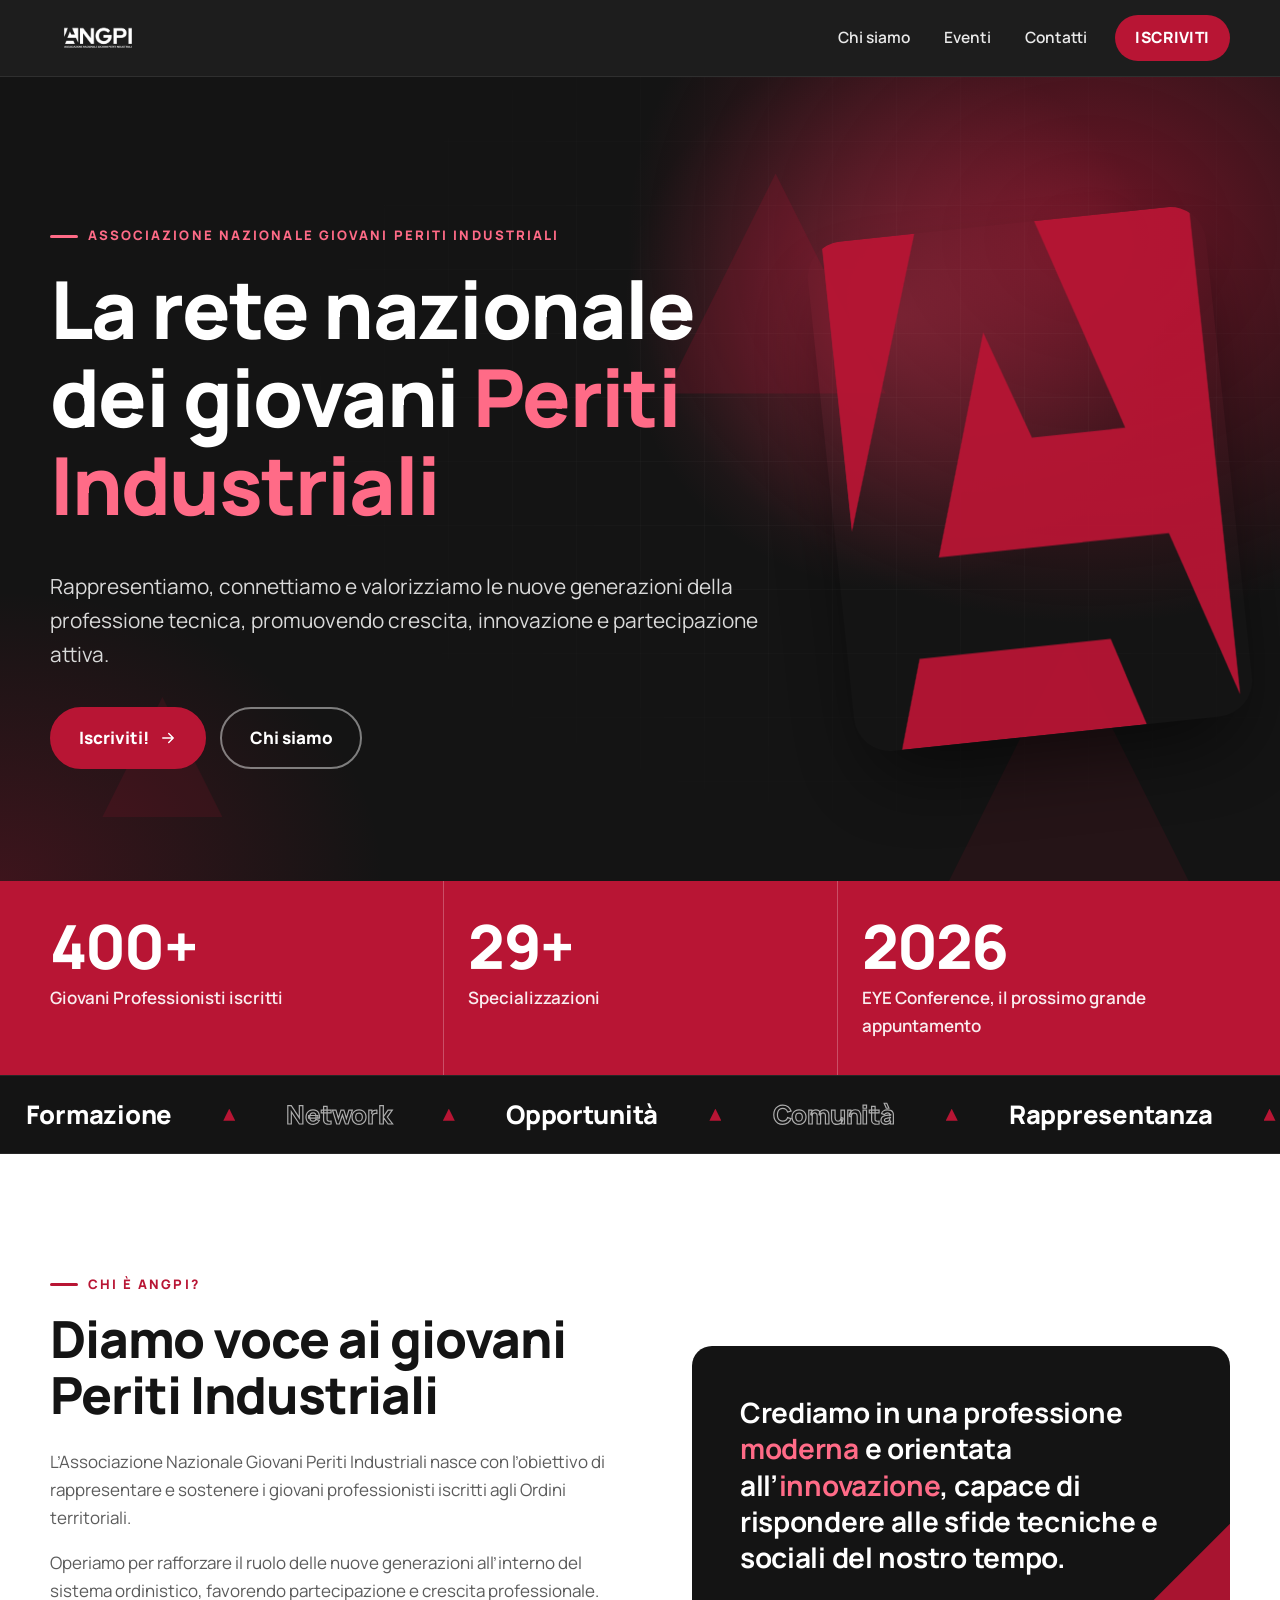
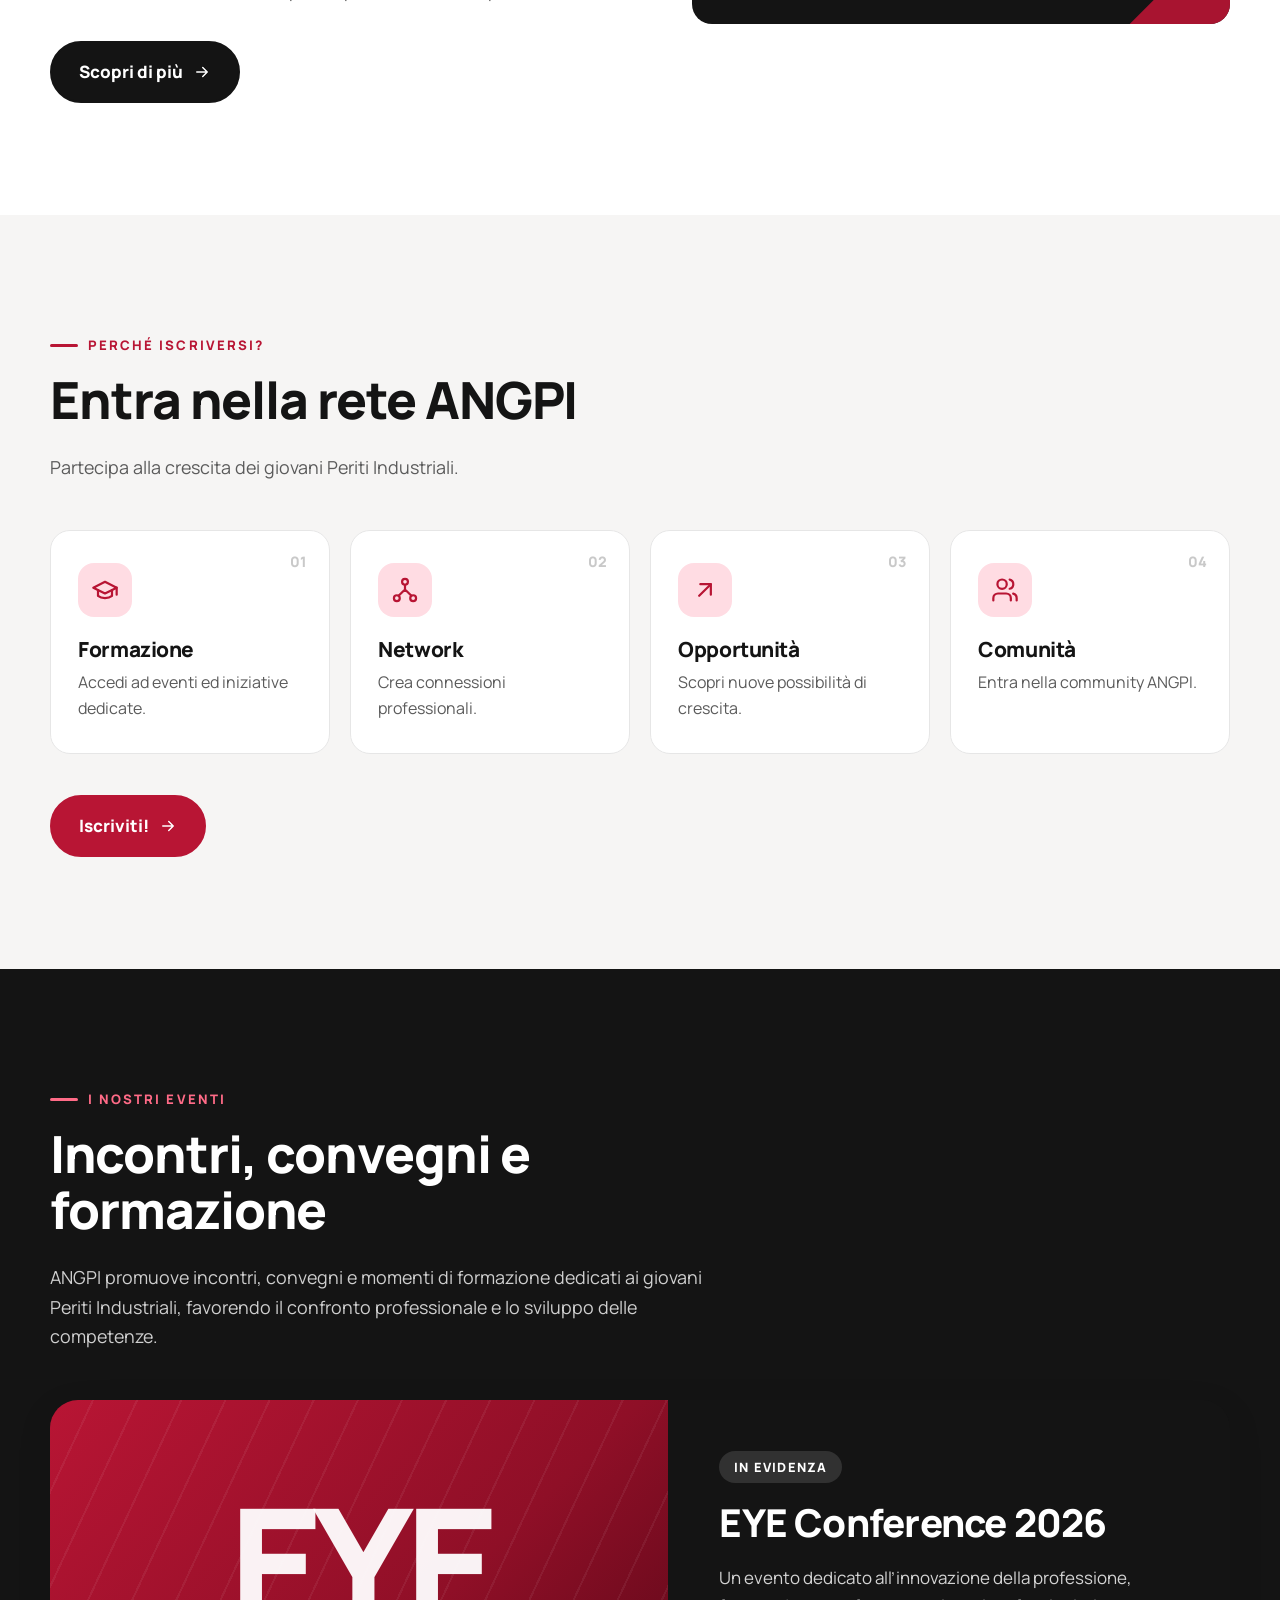
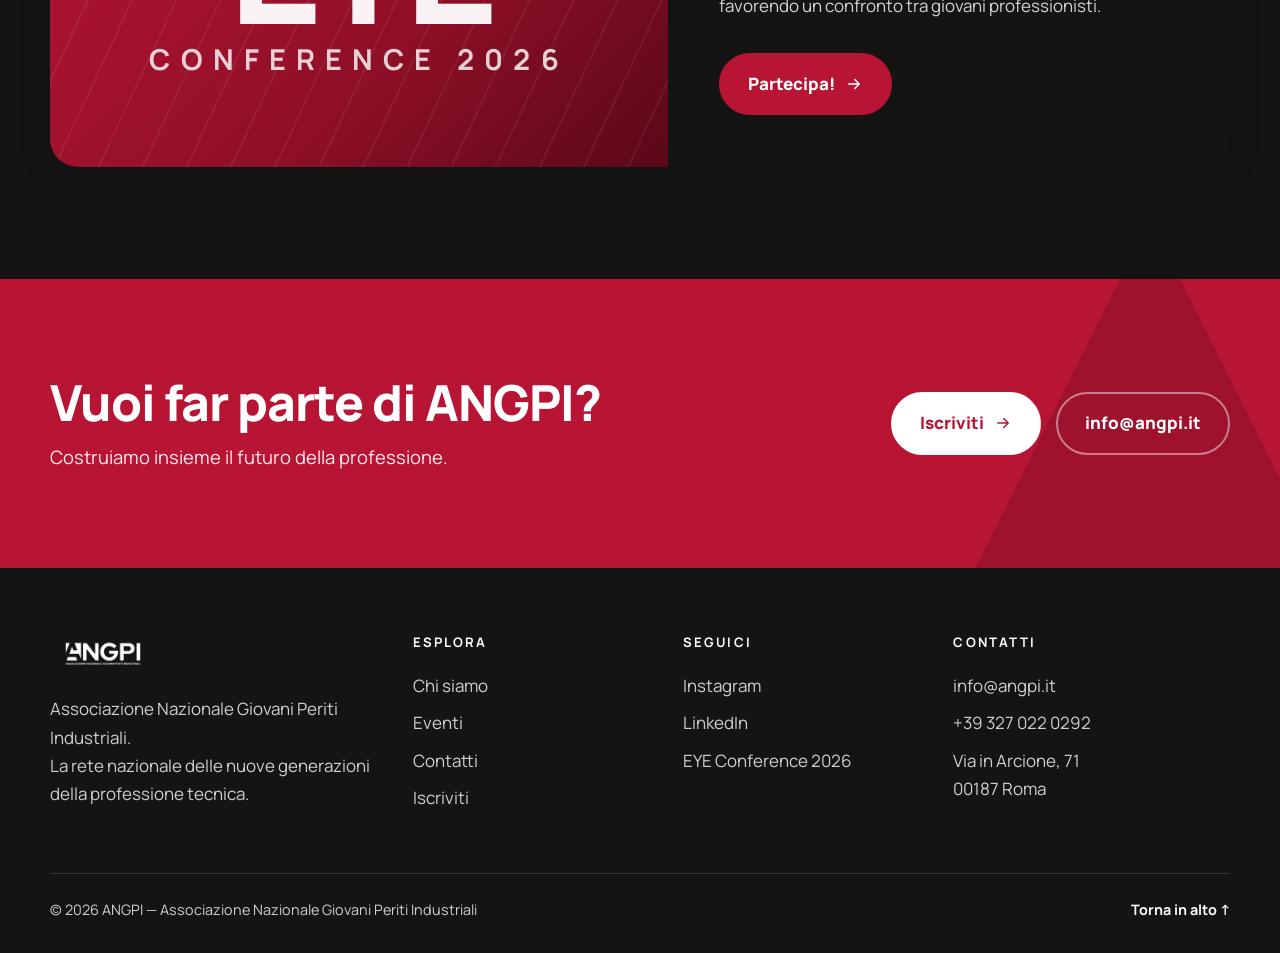
<file: index.html>
<!doctype html>
<html lang="it">
<head>
<meta charset="utf-8">
<meta name="viewport" content="width=device-width, initial-scale=1">
<title>ANGPI — La rete nazionale dei giovani Periti Industriali</title>
<meta name="description" content="Rappresentiamo, connettiamo e valorizziamo le nuove generazioni della professione tecnica, promuovendo crescita, innovazione e partecipazione attiva.">
<meta name="theme-color" content="#141414">
<meta property="og:site_name" content="ANGPI">
<meta property="og:locale" content="it_IT">
<meta property="og:type" content="website">
<meta property="og:title" content="ANGPI — La rete nazionale dei giovani Periti Industriali">
<meta property="og:description" content="Rappresentiamo, connettiamo e valorizziamo le nuove generazioni della professione tecnica, promuovendo crescita, innovazione e partecipazione attiva.">
<link rel="icon" href="assets/img/icona.png" type="image/png">
<link rel="apple-touch-icon" href="assets/img/icona.png">
<link rel="preconnect" href="https://fonts.googleapis.com">
<link rel="preconnect" href="https://fonts.gstatic.com" crossorigin>
<link href="https://fonts.googleapis.com/css2?family=Manrope:wght@400;500;600;700;800&display=swap" rel="stylesheet">
<link rel="stylesheet" href="assets/css/style.css">
</head>
<body id="top">
<a class="skip" href="#main">Vai al contenuto</a>
<header class="site-header">
  <div class="wrap nav">
    <a class="brand" href="index.html" aria-label="ANGPI - Home"><img src="assets/img/logo-bianco.png" alt="ANGPI" width="96" height="40"></a>
    <button class="menu-toggle" aria-expanded="false" aria-controls="menu" aria-label="Apri il menu"><span></span></button>
    <nav aria-label="Principale">
      <ul class="menu" id="menu">
          <li><a href="chi-siamo.html">Chi siamo</a></li>
          <li><a href="eventi.html">Eventi</a></li>
          <li><a href="contatti.html">Contatti</a></li>
          <li class="menu-cta"><a href="iscriviti.html">ISCRIVITI</a></li>
      </ul>
    </nav>
  </div>
  <div class="progress" aria-hidden="true"></div>
</header>
<main id="main">
<section class="hero" style="padding:0">
  <div class="hero-grid" aria-hidden="true"></div>
  <div class="hero-glow" aria-hidden="true"></div>
  <span class="tri a" aria-hidden="true"></span><span class="tri b" aria-hidden="true"></span><span class="tri c" aria-hidden="true"></span>
  <img class="hero-shape" src="assets/img/icona.png" alt="" width="512" height="512" style="border-radius:36px;rotate:-6deg;box-shadow:0 40px 80px -20px rgba(0,0,0,.6)">
  <div class="wrap hero-inner">
    <span class="eyebrow">Associazione Nazionale Giovani Periti Industriali</span>
    <h1 class="split-words">La rete nazionale dei giovani <em>Periti Industriali</em></h1>
    <p class="lead">Rappresentiamo, connettiamo e valorizziamo le nuove generazioni della professione tecnica, promuovendo crescita, innovazione e partecipazione attiva.</p>
    <div class="actions">
      <a class="btn" href="iscriviti.html">Iscriviti! <svg viewBox="0 0 24 24" fill="none" stroke="currentColor" stroke-width="1.9" stroke-linecap="round" stroke-linejoin="round" aria-hidden="true"><path d="M5 12h14M13 6l6 6-6 6"/></svg></a>
      <a class="btn btn-ghost" href="chi-siamo.html">Chi siamo</a>
    </div>
  </div>
</section>

<section class="stats" style="padding:0" aria-label="ANGPI in numeri">
  <div class="wrap stats-grid">
    <div class="stat"><b data-count="400" data-suffix="+">400+</b><span>Giovani Professionisti iscritti</span></div>
    <div class="stat"><b data-count="29" data-suffix="+">29+</b><span>Specializzazioni</span></div>
    <div class="stat"><b>2026</b><span>EYE Conference, il prossimo grande appuntamento</span></div>
  </div>
</section>

<div class="marquee" aria-hidden="true"><div class="marquee-track"><span>Formazione</span><span>Network</span><span>Opportunità</span><span>Comunità</span><span>Rappresentanza</span><span>Innovazione</span><span>Crescita</span><span>Formazione</span><span>Network</span><span>Opportunità</span><span>Comunità</span><span>Rappresentanza</span><span>Innovazione</span><span>Crescita</span></div></div>

<section>
  <div class="wrap split">
    <div class="reveal">
      <span class="eyebrow">Chi è ANGPI?</span>
      <h2>Diamo voce ai giovani Periti Industriali</h2>
      <p>L&rsquo;Associazione Nazionale Giovani Periti Industriali nasce con l&rsquo;obiettivo di rappresentare e sostenere i giovani professionisti iscritti agli Ordini territoriali.</p>
      <p>Operiamo per rafforzare il ruolo delle nuove generazioni all&rsquo;interno del sistema ordinistico, favorendo partecipazione e crescita professionale.</p>
      <div class="actions"><a class="btn btn-dark" href="chi-siamo.html">Scopri di più <svg viewBox="0 0 24 24" fill="none" stroke="currentColor" stroke-width="1.9" stroke-linecap="round" stroke-linejoin="round" aria-hidden="true"><path d="M5 12h14M13 6l6 6-6 6"/></svg></a></div>
    </div>
    <div class="quote-box reveal" data-d="1">
      <p>Crediamo in una professione <strong>moderna</strong> e orientata all&rsquo;<strong>innovazione</strong>, capace di rispondere alle sfide tecniche e sociali del nostro tempo.</p>
    </div>
  </div>
</section>

<section class="soft">
  <div class="wrap">
    <div class="section-head reveal">
      <span class="eyebrow">Perché iscriversi?</span>
      <h2>Entra nella rete ANGPI</h2>
      <p>Partecipa alla crescita dei giovani Periti Industriali.</p>
    </div>
    <div class="cards">
<article class="card reveal" data-d="0"><span class="num">01</span><div class="ico"><svg viewBox="0 0 24 24" fill="none" stroke="currentColor" stroke-width="1.9" stroke-linecap="round" stroke-linejoin="round" aria-hidden="true"><path d="M22 10 12 5 2 10l10 5 10-5z"/><path d="M6 12v5c3 2.5 9 2.5 12 0v-5"/><path d="M22 10v6"/></svg></div><h3>Formazione</h3><p>Accedi ad eventi ed iniziative dedicate.</p></article>
<article class="card reveal" data-d="1"><span class="num">02</span><div class="ico"><svg viewBox="0 0 24 24" fill="none" stroke="currentColor" stroke-width="1.9" stroke-linecap="round" stroke-linejoin="round" aria-hidden="true"><circle cx="12" cy="5" r="2.5"/><circle cx="5" cy="19" r="2.5"/><circle cx="19" cy="19" r="2.5"/><path d="M12 7.5v4M12 11.5 6.5 17M12 11.5 17.5 17"/></svg></div><h3>Network</h3><p>Crea connessioni professionali.</p></article>
<article class="card reveal" data-d="2"><span class="num">03</span><div class="ico"><svg viewBox="0 0 24 24" fill="none" stroke="currentColor" stroke-width="1.9" stroke-linecap="round" stroke-linejoin="round" aria-hidden="true"><path d="M7 17 17 7"/><path d="M8 7h9v9"/></svg></div><h3>Opportunità</h3><p>Scopri nuove possibilità di crescita.</p></article>
<article class="card reveal" data-d="3"><span class="num">04</span><div class="ico"><svg viewBox="0 0 24 24" fill="none" stroke="currentColor" stroke-width="1.9" stroke-linecap="round" stroke-linejoin="round" aria-hidden="true"><path d="M17 21v-2a4 4 0 0 0-4-4H6a4 4 0 0 0-4 4v2"/><circle cx="9.5" cy="7" r="4"/><path d="M22 21v-2a4 4 0 0 0-3-3.9"/><path d="M16 3.1a4 4 0 0 1 0 7.8"/></svg></div><h3>Comunità</h3><p>Entra nella community ANGPI.</p></article>
    </div>
    <div class="actions reveal" style="margin-top:2.5rem"><a class="btn" href="iscriviti.html">Iscriviti! <svg viewBox="0 0 24 24" fill="none" stroke="currentColor" stroke-width="1.9" stroke-linecap="round" stroke-linejoin="round" aria-hidden="true"><path d="M5 12h14M13 6l6 6-6 6"/></svg></a></div>
  </div>
</section>

<section class="dark">
  <div class="wrap">
    <div class="section-head reveal">
      <span class="eyebrow">I nostri eventi</span>
      <h2>Incontri, convegni e formazione</h2>
      <p>ANGPI promuove incontri, convegni e momenti di formazione dedicati ai giovani Periti Industriali, favorendo il confronto professionale e lo sviluppo delle competenze.</p>
    </div>
    <div class="event reveal">
  <div class="event-visual" aria-hidden="true"><div class="big">EYE<small>Conference 2026</small></div></div>
  <div class="event-body">
    <span class="tag">In evidenza</span>
    <h3>EYE Conference 2026</h3>
    <p>Un evento dedicato all&rsquo;innovazione della professione, favorendo un confronto tra giovani professionisti.</p>
    <div class="actions" style="margin-top:1rem"><a class="btn" href="https://eyeconference2026.it/" target="_blank" rel="noopener">Partecipa! <svg viewBox="0 0 24 24" fill="none" stroke="currentColor" stroke-width="1.9" stroke-linecap="round" stroke-linejoin="round" aria-hidden="true"><path d="M5 12h14M13 6l6 6-6 6"/></svg></a></div>
  </div>
</div>
  </div>
</section>
<section class="cta">
  <div class="wrap cta-inner">
    <div class="reveal">
      <h2>Vuoi far parte di ANGPI?</h2>
      <p>Costruiamo insieme il futuro della professione.</p>
    </div>
    <div class="actions reveal" data-d="1" style="margin:0">
      <a class="btn btn-light" href="iscriviti.html">Iscriviti <svg viewBox="0 0 24 24" fill="none" stroke="currentColor" stroke-width="1.9" stroke-linecap="round" stroke-linejoin="round" aria-hidden="true"><path d="M5 12h14M13 6l6 6-6 6"/></svg></a>
      <a class="btn btn-ghost" href="mailto:info@angpi.it">info@angpi.it</a>
    </div>
  </div>
</section>
</main>
<footer class="site-footer">
  <div class="wrap">
    <div class="footer-grid">
      <div>
        <img src="assets/img/logo-bianco.png" alt="ANGPI" width="106" height="44">
        <p>Associazione Nazionale Giovani Periti Industriali.<br>La rete nazionale delle nuove generazioni della professione tecnica.</p>
      </div>
      <div>
        <h4>Esplora</h4>
        <ul>
          <li><a href="chi-siamo.html">Chi siamo</a></li>
          <li><a href="eventi.html">Eventi</a></li>
          <li><a href="contatti.html">Contatti</a></li>
          <li><a href="iscriviti.html">Iscriviti</a></li>
        </ul>
      </div>
      <div>
        <h4>Seguici</h4>
        <ul>
          <li><a href="https://www.instagram.com/a.n.g.p.i" target="_blank" rel="noopener">Instagram</a></li>
          <li><a href="https://www.linkedin.com/company/associazione-nazionale-giovani-periti-industriali/" target="_blank" rel="noopener">LinkedIn</a></li>
          <li><a href="https://eyeconference2026.it/" target="_blank" rel="noopener">EYE Conference 2026</a></li>
        </ul>
      </div>
      <div>
        <h4>Contatti</h4>
        <ul>
          <li><a href="mailto:info@angpi.it">info@angpi.it</a></li>
          <li><a href="tel:+393270220292">+39 327 022 0292</a></li>
          <li>Via in Arcione, 71<br>00187 Roma</li>
        </ul>
      </div>
    </div>
    <div class="footer-bottom">
      <span>&copy; 2026 ANGPI &mdash; Associazione Nazionale Giovani Periti Industriali</span>
      <a class="to-top" href="#top">Torna in alto &uarr;</a>
    </div>
  </div>
</footer>
<script src="assets/js/main.js"></script>
</body>
</html>
</file>
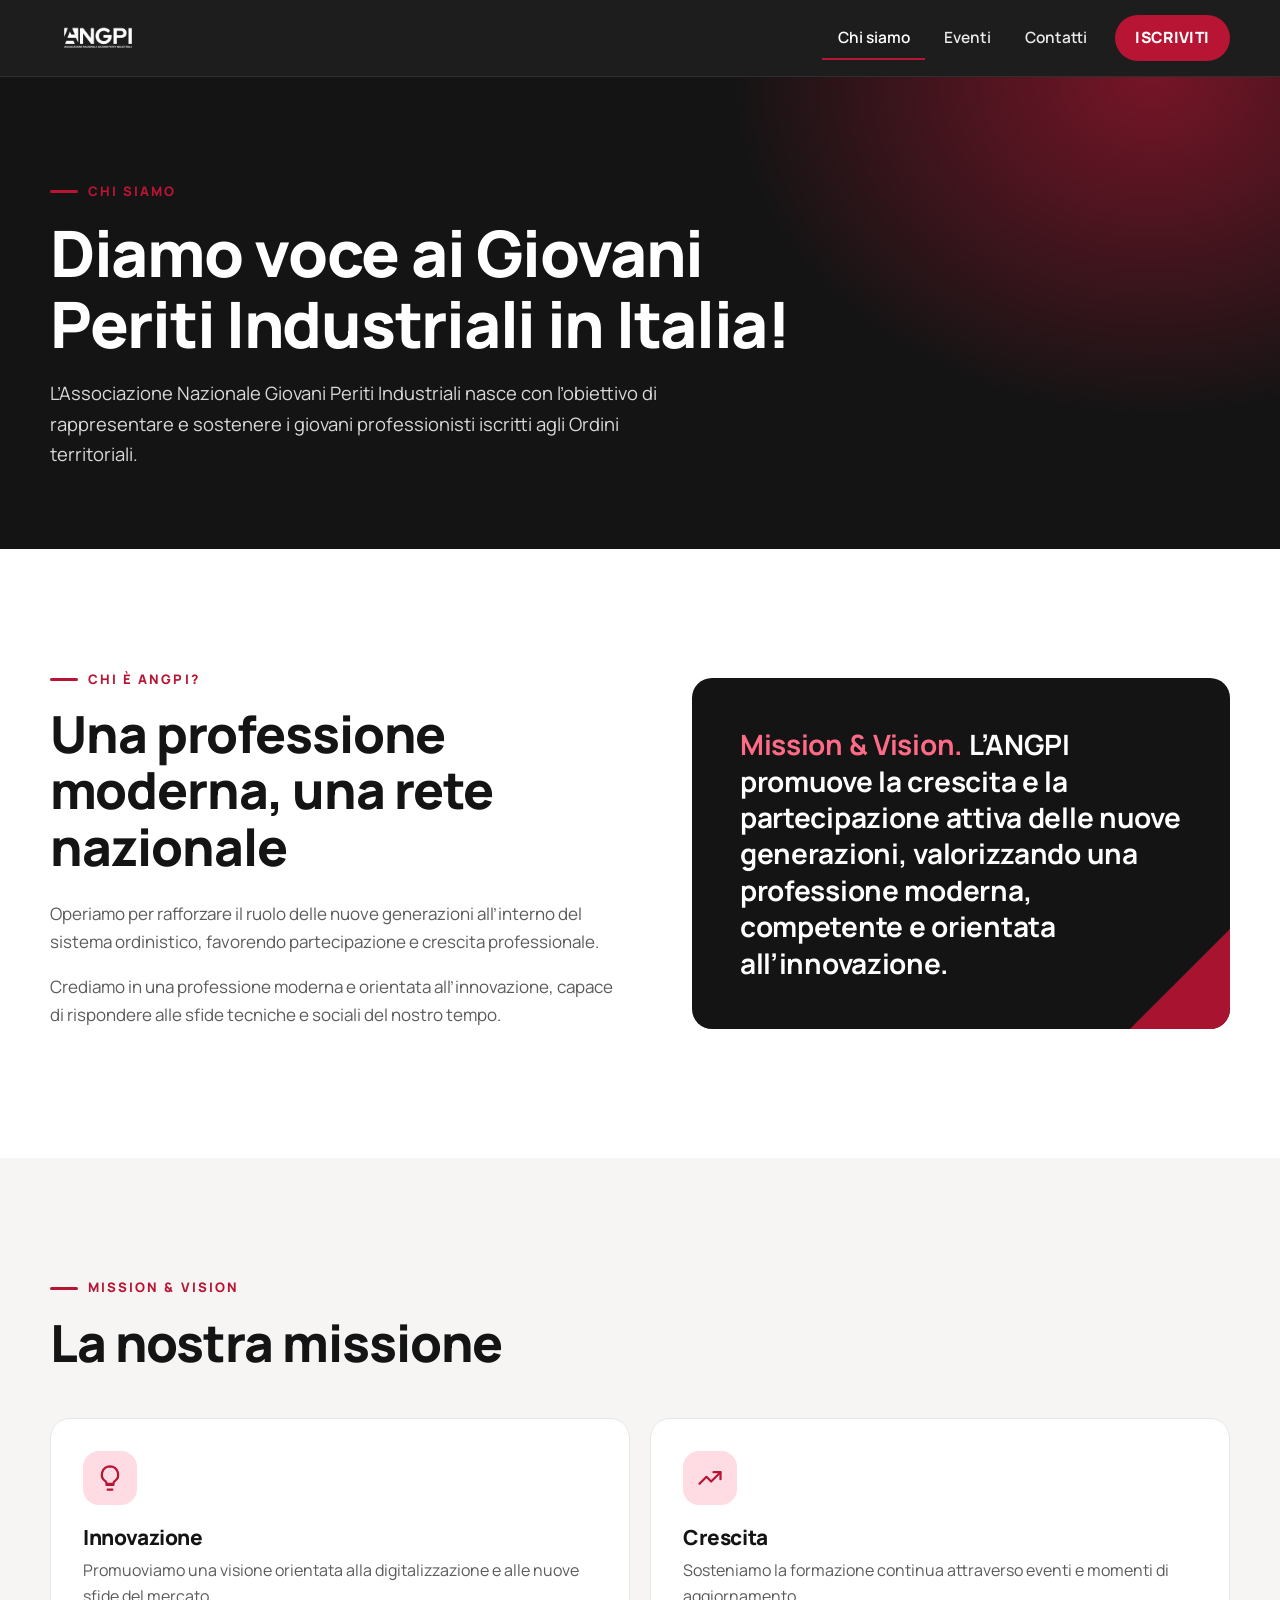
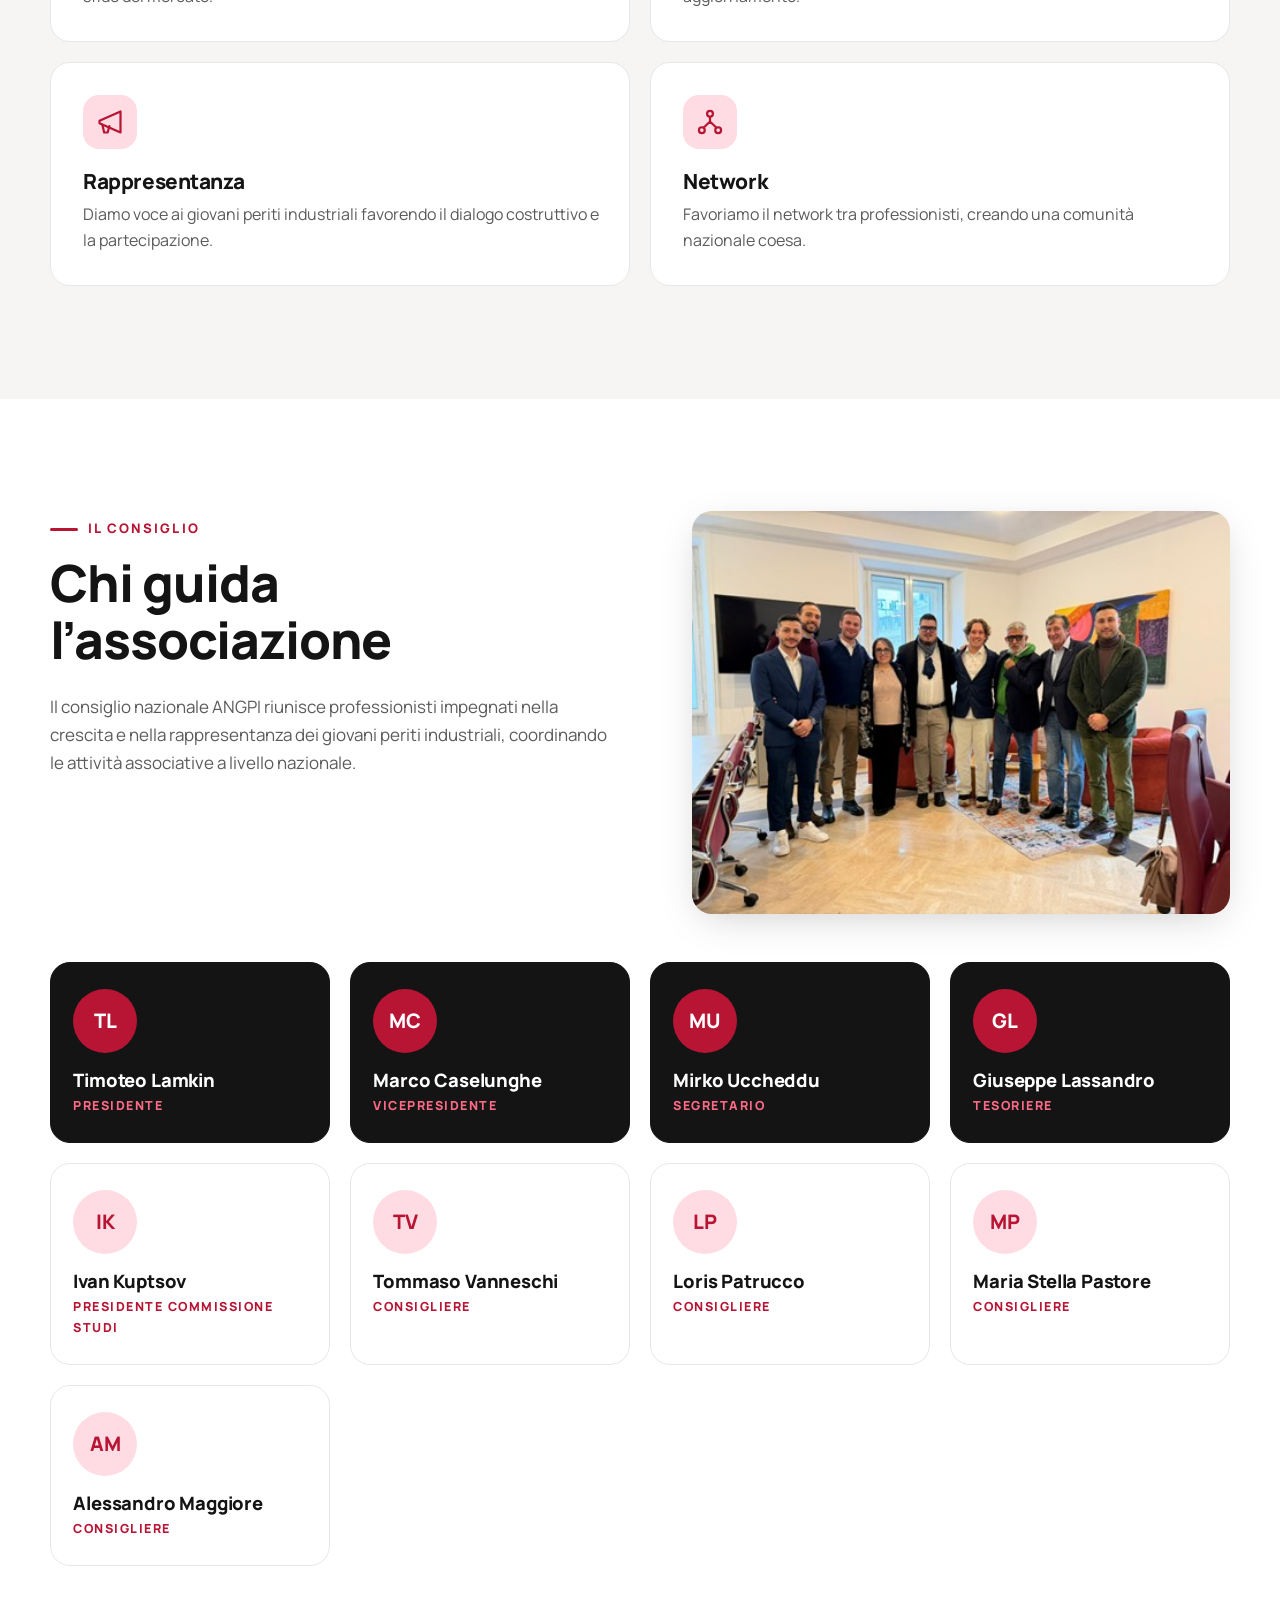
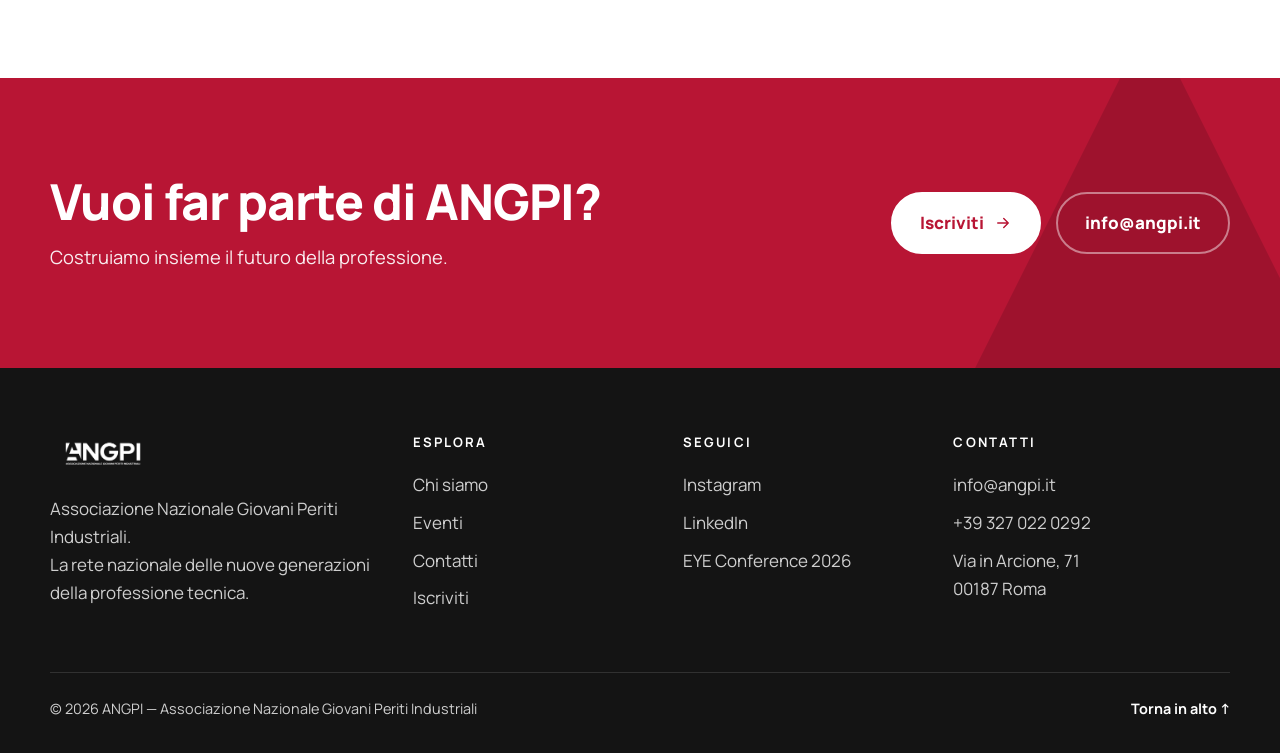
<file: chi-siamo.html>
<!doctype html>
<html lang="it">
<head>
<meta charset="utf-8">
<meta name="viewport" content="width=device-width, initial-scale=1">
<title>Chi siamo — ANGPI</title>
<meta name="description" content="Il consiglio, la missione e la visione di ANGPI, l'Associazione Nazionale Giovani Periti Industriali.">
<meta name="theme-color" content="#141414">
<meta property="og:site_name" content="ANGPI">
<meta property="og:locale" content="it_IT">
<meta property="og:type" content="website">
<meta property="og:title" content="Chi siamo — ANGPI">
<meta property="og:description" content="Il consiglio, la missione e la visione di ANGPI, l'Associazione Nazionale Giovani Periti Industriali.">
<link rel="icon" href="assets/img/icona.png" type="image/png">
<link rel="apple-touch-icon" href="assets/img/icona.png">
<link rel="preconnect" href="https://fonts.googleapis.com">
<link rel="preconnect" href="https://fonts.gstatic.com" crossorigin>
<link href="https://fonts.googleapis.com/css2?family=Manrope:wght@400;500;600;700;800&display=swap" rel="stylesheet">
<link rel="stylesheet" href="assets/css/style.css">
</head>
<body id="top">
<a class="skip" href="#main">Vai al contenuto</a>
<header class="site-header">
  <div class="wrap nav">
    <a class="brand" href="index.html" aria-label="ANGPI - Home"><img src="assets/img/logo-bianco.png" alt="ANGPI" width="96" height="40"></a>
    <button class="menu-toggle" aria-expanded="false" aria-controls="menu" aria-label="Apri il menu"><span></span></button>
    <nav aria-label="Principale">
      <ul class="menu" id="menu">
          <li><a href="chi-siamo.html" aria-current="page">Chi siamo</a></li>
          <li><a href="eventi.html">Eventi</a></li>
          <li><a href="contatti.html">Contatti</a></li>
          <li class="menu-cta"><a href="iscriviti.html">ISCRIVITI</a></li>
      </ul>
    </nav>
  </div>
  <div class="progress" aria-hidden="true"></div>
</header>
<main id="main">
<section class="page-hero">
  <div class="wrap">
    <span class="eyebrow">Chi siamo</span>
    <h1>Diamo voce ai Giovani Periti Industriali in Italia!</h1>
    <p>L&rsquo;Associazione Nazionale Giovani Periti Industriali nasce con l&rsquo;obiettivo di rappresentare e sostenere i giovani professionisti iscritti agli Ordini territoriali.</p>
  </div>
</section>

<section>
  <div class="wrap split">
    <div class="reveal">
      <span class="eyebrow">Chi è ANGPI?</span>
      <h2>Una professione moderna, una rete nazionale</h2>
      <p>Operiamo per rafforzare il ruolo delle nuove generazioni all&rsquo;interno del sistema ordinistico, favorendo partecipazione e crescita professionale.</p>
      <p>Crediamo in una professione moderna e orientata all&rsquo;innovazione, capace di rispondere alle sfide tecniche e sociali del nostro tempo.</p>
    </div>
    <div class="quote-box reveal" data-d="1">
      <p><strong>Mission &amp; Vision.</strong> L&rsquo;ANGPI promuove la crescita e la partecipazione attiva delle nuove generazioni, valorizzando una professione moderna, competente e orientata all&rsquo;innovazione.</p>
    </div>
  </div>
</section>

<section class="soft">
  <div class="wrap">
    <div class="section-head reveal">
      <span class="eyebrow">Mission &amp; Vision</span>
      <h2>La nostra missione</h2>
    </div>
    <div class="mission">
<article class="card reveal" data-d="0"><div class="ico"><svg viewBox="0 0 24 24" fill="none" stroke="currentColor" stroke-width="1.9" stroke-linecap="round" stroke-linejoin="round" aria-hidden="true"><path d="M9 18h6M10 22h4"/><path d="M12 2a7 7 0 0 0-4 12.7c.7.6 1 1.3 1 2.3h6c0-1 .3-1.7 1-2.3A7 7 0 0 0 12 2z"/></svg></div><h3>Innovazione</h3><p>Promuoviamo una visione orientata alla digitalizzazione e alle nuove sfide del mercato.</p></article>
<article class="card reveal" data-d="1"><div class="ico"><svg viewBox="0 0 24 24" fill="none" stroke="currentColor" stroke-width="1.9" stroke-linecap="round" stroke-linejoin="round" aria-hidden="true"><path d="M3 17l6-6 4 4 8-8"/><path d="M15 7h6v6"/></svg></div><h3>Crescita</h3><p>Sosteniamo la formazione continua attraverso eventi e momenti di aggiornamento.</p></article>
<article class="card reveal" data-d="0"><div class="ico"><svg viewBox="0 0 24 24" fill="none" stroke="currentColor" stroke-width="1.9" stroke-linecap="round" stroke-linejoin="round" aria-hidden="true"><path d="M3 11l18-8v18L3 13z"/><path d="M11.5 15.5 10 21H7l-1.5-6.5"/></svg></div><h3>Rappresentanza</h3><p>Diamo voce ai giovani periti industriali favorendo il dialogo costruttivo e la partecipazione.</p></article>
<article class="card reveal" data-d="1"><div class="ico"><svg viewBox="0 0 24 24" fill="none" stroke="currentColor" stroke-width="1.9" stroke-linecap="round" stroke-linejoin="round" aria-hidden="true"><circle cx="12" cy="5" r="2.5"/><circle cx="5" cy="19" r="2.5"/><circle cx="19" cy="19" r="2.5"/><path d="M12 7.5v4M12 11.5 6.5 17M12 11.5 17.5 17"/></svg></div><h3>Network</h3><p>Favoriamo il network tra professionisti, creando una comunità nazionale coesa.</p></article>
    </div>
  </div>
</section>

<section>
  <div class="wrap">
    <div class="split" style="align-items:start">
      <div class="reveal">
        <span class="eyebrow">Il consiglio</span>
        <h2>Chi guida l&rsquo;associazione</h2>
        <p>Il consiglio nazionale ANGPI riunisce professionisti impegnati nella crescita e nella rappresentanza dei giovani periti industriali, coordinando le attività associative a livello nazionale.</p>
      </div>
      <figure class="council-photo reveal" data-d="1" style="margin:0"><img src="assets/img/consiglio.jpg" alt="Il consiglio nazionale ANGPI riunito in una sala" width="467" height="350" loading="lazy"></figure>
    </div>
    <div class="team">
<article class="member lead reveal" data-d="0"><div class="avatar" aria-hidden="true">TL</div><h3>Timoteo Lamkin</h3><div class="role">Presidente</div></article>
<article class="member lead reveal" data-d="1"><div class="avatar" aria-hidden="true">MC</div><h3>Marco Caselunghe</h3><div class="role">Vicepresidente</div></article>
<article class="member lead reveal" data-d="2"><div class="avatar" aria-hidden="true">MU</div><h3>Mirko Uccheddu</h3><div class="role">Segretario</div></article>
<article class="member lead reveal" data-d="3"><div class="avatar" aria-hidden="true">GL</div><h3>Giuseppe Lassandro</h3><div class="role">Tesoriere</div></article>
<article class="member reveal" data-d="0"><div class="avatar" aria-hidden="true">IK</div><h3>Ivan Kuptsov</h3><div class="role">Presidente Commissione Studi</div></article>
<article class="member reveal" data-d="1"><div class="avatar" aria-hidden="true">TV</div><h3>Tommaso Vanneschi</h3><div class="role">Consigliere</div></article>
<article class="member reveal" data-d="2"><div class="avatar" aria-hidden="true">LP</div><h3>Loris Patrucco</h3><div class="role">Consigliere</div></article>
<article class="member reveal" data-d="3"><div class="avatar" aria-hidden="true">MP</div><h3>Maria Stella Pastore</h3><div class="role">Consigliere</div></article>
<article class="member reveal" data-d="0"><div class="avatar" aria-hidden="true">AM</div><h3>Alessandro Maggiore</h3><div class="role">Consigliere</div></article>
    </div>
  </div>
</section>
<section class="cta">
  <div class="wrap cta-inner">
    <div class="reveal">
      <h2>Vuoi far parte di ANGPI?</h2>
      <p>Costruiamo insieme il futuro della professione.</p>
    </div>
    <div class="actions reveal" data-d="1" style="margin:0">
      <a class="btn btn-light" href="iscriviti.html">Iscriviti <svg viewBox="0 0 24 24" fill="none" stroke="currentColor" stroke-width="1.9" stroke-linecap="round" stroke-linejoin="round" aria-hidden="true"><path d="M5 12h14M13 6l6 6-6 6"/></svg></a>
      <a class="btn btn-ghost" href="mailto:info@angpi.it">info@angpi.it</a>
    </div>
  </div>
</section>
</main>
<footer class="site-footer">
  <div class="wrap">
    <div class="footer-grid">
      <div>
        <img src="assets/img/logo-bianco.png" alt="ANGPI" width="106" height="44">
        <p>Associazione Nazionale Giovani Periti Industriali.<br>La rete nazionale delle nuove generazioni della professione tecnica.</p>
      </div>
      <div>
        <h4>Esplora</h4>
        <ul>
          <li><a href="chi-siamo.html">Chi siamo</a></li>
          <li><a href="eventi.html">Eventi</a></li>
          <li><a href="contatti.html">Contatti</a></li>
          <li><a href="iscriviti.html">Iscriviti</a></li>
        </ul>
      </div>
      <div>
        <h4>Seguici</h4>
        <ul>
          <li><a href="https://www.instagram.com/a.n.g.p.i" target="_blank" rel="noopener">Instagram</a></li>
          <li><a href="https://www.linkedin.com/company/associazione-nazionale-giovani-periti-industriali/" target="_blank" rel="noopener">LinkedIn</a></li>
          <li><a href="https://eyeconference2026.it/" target="_blank" rel="noopener">EYE Conference 2026</a></li>
        </ul>
      </div>
      <div>
        <h4>Contatti</h4>
        <ul>
          <li><a href="mailto:info@angpi.it">info@angpi.it</a></li>
          <li><a href="tel:+393270220292">+39 327 022 0292</a></li>
          <li>Via in Arcione, 71<br>00187 Roma</li>
        </ul>
      </div>
    </div>
    <div class="footer-bottom">
      <span>&copy; 2026 ANGPI &mdash; Associazione Nazionale Giovani Periti Industriali</span>
      <a class="to-top" href="#top">Torna in alto &uarr;</a>
    </div>
  </div>
</footer>
<script src="assets/js/main.js"></script>
</body>
</html>
</file>
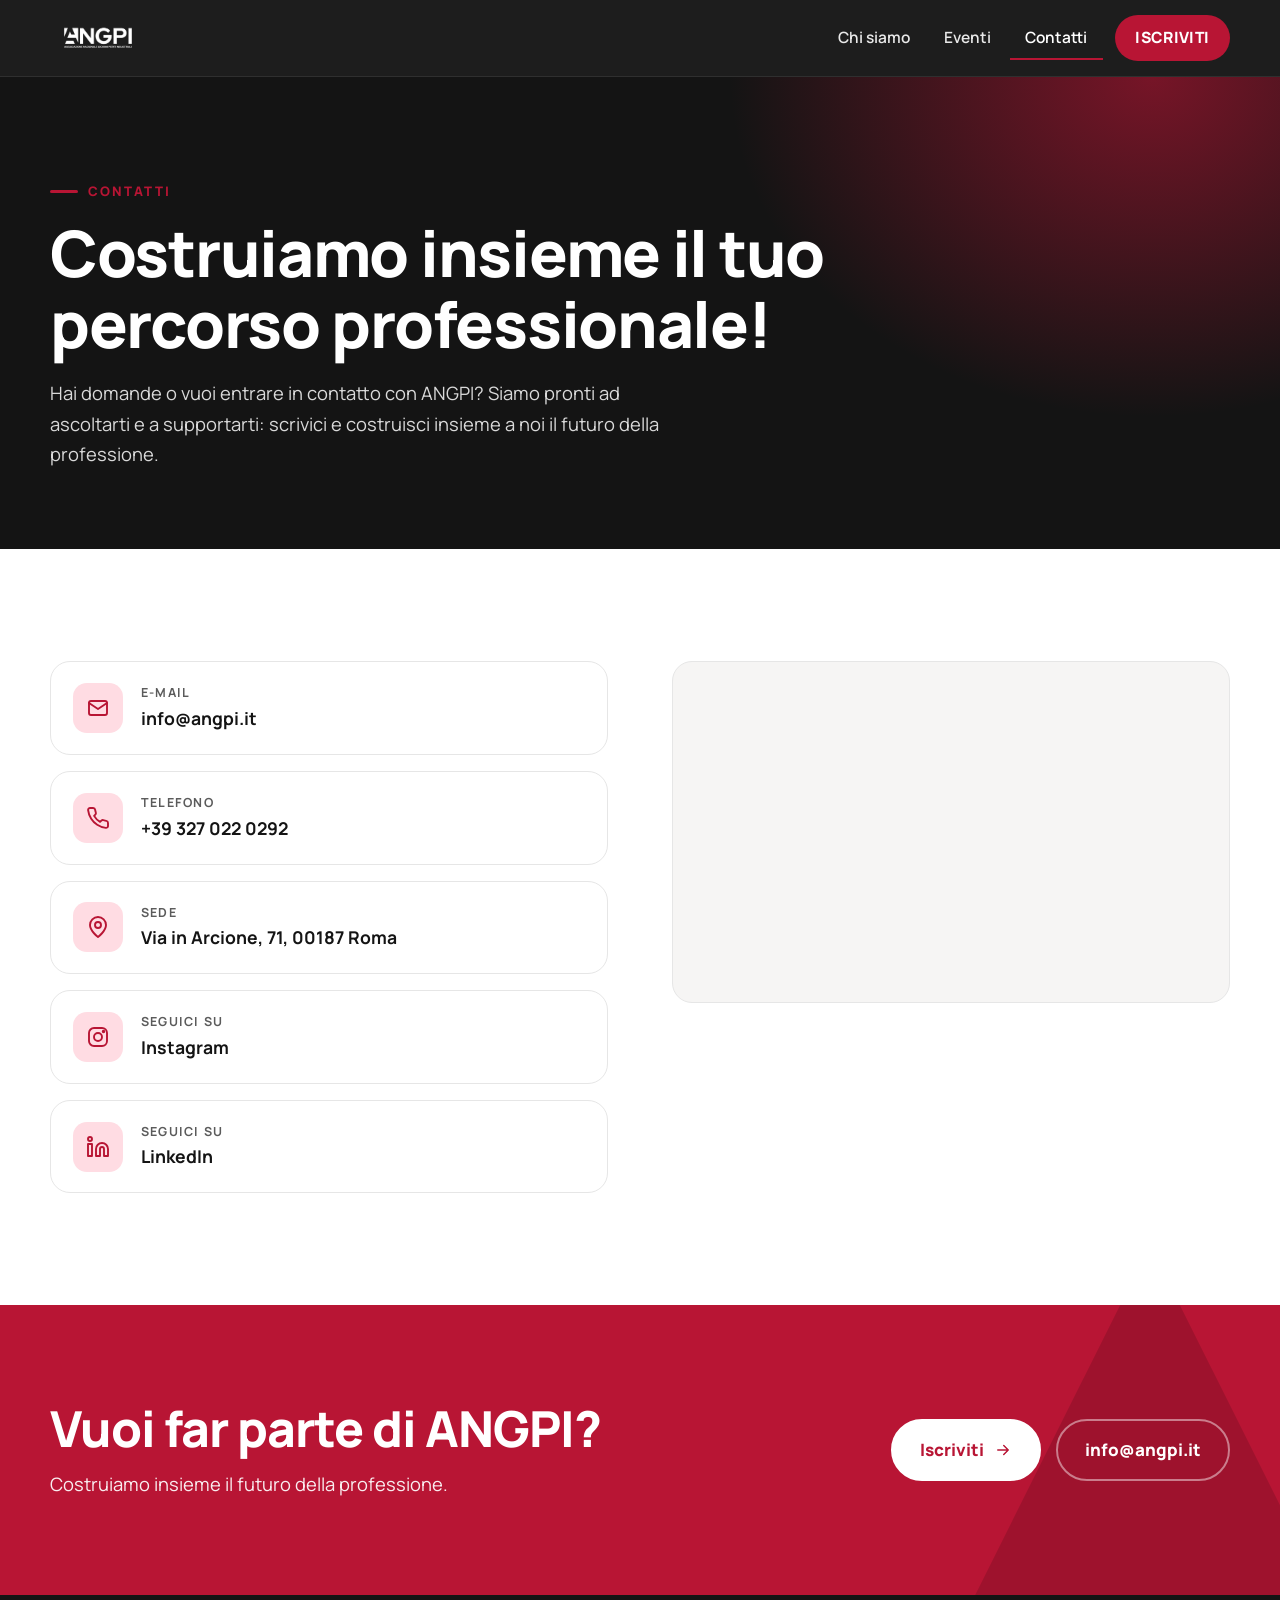
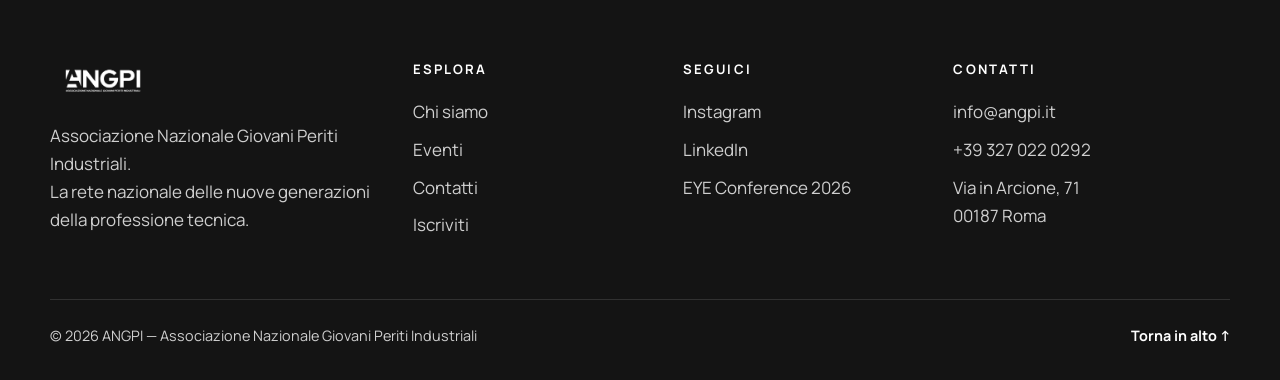
<file: contatti.html>
<!doctype html>
<html lang="it">
<head>
<meta charset="utf-8">
<meta name="viewport" content="width=device-width, initial-scale=1">
<title>Contatti — ANGPI</title>
<meta name="description" content="Scrivi o chiama ANGPI: info@angpi.it, +39 327 022 0292, Via in Arcione 71, Roma.">
<meta name="theme-color" content="#141414">
<meta property="og:site_name" content="ANGPI">
<meta property="og:locale" content="it_IT">
<meta property="og:type" content="website">
<meta property="og:title" content="Contatti — ANGPI">
<meta property="og:description" content="Scrivi o chiama ANGPI: info@angpi.it, +39 327 022 0292, Via in Arcione 71, Roma.">
<link rel="icon" href="assets/img/icona.png" type="image/png">
<link rel="apple-touch-icon" href="assets/img/icona.png">
<link rel="preconnect" href="https://fonts.googleapis.com">
<link rel="preconnect" href="https://fonts.gstatic.com" crossorigin>
<link href="https://fonts.googleapis.com/css2?family=Manrope:wght@400;500;600;700;800&display=swap" rel="stylesheet">
<link rel="stylesheet" href="assets/css/style.css">
</head>
<body id="top">
<a class="skip" href="#main">Vai al contenuto</a>
<header class="site-header">
  <div class="wrap nav">
    <a class="brand" href="index.html" aria-label="ANGPI - Home"><img src="assets/img/logo-bianco.png" alt="ANGPI" width="96" height="40"></a>
    <button class="menu-toggle" aria-expanded="false" aria-controls="menu" aria-label="Apri il menu"><span></span></button>
    <nav aria-label="Principale">
      <ul class="menu" id="menu">
          <li><a href="chi-siamo.html">Chi siamo</a></li>
          <li><a href="eventi.html">Eventi</a></li>
          <li><a href="contatti.html" aria-current="page">Contatti</a></li>
          <li class="menu-cta"><a href="iscriviti.html">ISCRIVITI</a></li>
      </ul>
    </nav>
  </div>
  <div class="progress" aria-hidden="true"></div>
</header>
<main id="main">
<section class="page-hero">
  <div class="wrap">
    <span class="eyebrow">Contatti</span>
    <h1>Costruiamo insieme il tuo percorso professionale!</h1>
    <p>Hai domande o vuoi entrare in contatto con ANGPI? Siamo pronti ad ascoltarti e a supportarti: scrivici e costruisci insieme a noi il futuro della professione.</p>
  </div>
</section>

<section>
  <div class="wrap contact-grid">
    <div>
      <ul class="contact-list">
        <li class="reveal"><a href="mailto:info@angpi.it"><span class="ico"><svg viewBox="0 0 24 24" fill="none" stroke="currentColor" stroke-width="1.9" stroke-linecap="round" stroke-linejoin="round" aria-hidden="true"><rect x="3" y="5" width="18" height="14" rx="2"/><path d="m3 7 9 6 9-6"/></svg></span><span><small>E-mail</small><strong>info@angpi.it</strong></span></a></li>
        <li class="reveal" data-d="1"><a href="tel:+393270220292"><span class="ico"><svg viewBox="0 0 24 24" fill="none" stroke="currentColor" stroke-width="1.9" stroke-linecap="round" stroke-linejoin="round" aria-hidden="true"><path d="M22 16.9v3a2 2 0 0 1-2.2 2 19.8 19.8 0 0 1-8.6-3.1 19.5 19.5 0 0 1-6-6A19.8 19.8 0 0 1 2.1 4.2 2 2 0 0 1 4.1 2h3a2 2 0 0 1 2 1.7c.1 1 .4 1.9.7 2.8a2 2 0 0 1-.5 2.1L8.1 9.9a16 16 0 0 0 6 6l1.3-1.3a2 2 0 0 1 2.1-.4c.9.3 1.8.6 2.8.7a2 2 0 0 1 1.7 2z"/></svg></span><span><small>Telefono</small><strong>+39 327 022 0292</strong></span></a></li>
        <li class="reveal" data-d="2"><div><span class="ico"><svg viewBox="0 0 24 24" fill="none" stroke="currentColor" stroke-width="1.9" stroke-linecap="round" stroke-linejoin="round" aria-hidden="true"><path d="M20 10c0 6-8 12-8 12S4 16 4 10a8 8 0 0 1 16 0z"/><circle cx="12" cy="10" r="3"/></svg></span><span><small>Sede</small><strong>Via in Arcione, 71, 00187 Roma</strong></span></div></li>
        <li class="reveal" data-d="3"><a href="https://www.instagram.com/a.n.g.p.i" target="_blank" rel="noopener"><span class="ico"><svg viewBox="0 0 24 24" fill="none" stroke="currentColor" stroke-width="1.9" stroke-linecap="round" stroke-linejoin="round" aria-hidden="true"><rect x="3" y="3" width="18" height="18" rx="5"/><circle cx="12" cy="12" r="4"/><circle cx="17.5" cy="6.5" r=".8" fill="currentColor"/></svg></span><span><small>Seguici su</small><strong>Instagram</strong></span></a></li>
        <li class="reveal" data-d="3"><a href="https://www.linkedin.com/company/associazione-nazionale-giovani-periti-industriali/" target="_blank" rel="noopener"><span class="ico"><svg viewBox="0 0 24 24" fill="none" stroke="currentColor" stroke-width="1.9" stroke-linecap="round" stroke-linejoin="round" aria-hidden="true"><path d="M16 8a6 6 0 0 1 6 6v7h-4v-7a2 2 0 0 0-4 0v7h-4v-7a6 6 0 0 1 6-6z"/><rect x="2" y="9" width="4" height="12"/><circle cx="4" cy="4" r="2"/></svg></span><span><small>Seguici su</small><strong>LinkedIn</strong></span></a></li>
      </ul>
    </div>
    <div class="map-card reveal" data-d="1">
      <iframe title="Mappa della sede ANGPI, Via in Arcione 71, Roma" loading="lazy" referrerpolicy="no-referrer-when-downgrade"
        src="https://www.openstreetmap.org/export/embed.html?bbox=12.4850%2C41.8990%2C12.4920%2C41.9040&amp;layer=mapnik&amp;marker=41.9015%2C12.4885"></iframe>
    </div>
  </div>
</section>
<section class="cta">
  <div class="wrap cta-inner">
    <div class="reveal">
      <h2>Vuoi far parte di ANGPI?</h2>
      <p>Costruiamo insieme il futuro della professione.</p>
    </div>
    <div class="actions reveal" data-d="1" style="margin:0">
      <a class="btn btn-light" href="iscriviti.html">Iscriviti <svg viewBox="0 0 24 24" fill="none" stroke="currentColor" stroke-width="1.9" stroke-linecap="round" stroke-linejoin="round" aria-hidden="true"><path d="M5 12h14M13 6l6 6-6 6"/></svg></a>
      <a class="btn btn-ghost" href="mailto:info@angpi.it">info@angpi.it</a>
    </div>
  </div>
</section>
</main>
<footer class="site-footer">
  <div class="wrap">
    <div class="footer-grid">
      <div>
        <img src="assets/img/logo-bianco.png" alt="ANGPI" width="106" height="44">
        <p>Associazione Nazionale Giovani Periti Industriali.<br>La rete nazionale delle nuove generazioni della professione tecnica.</p>
      </div>
      <div>
        <h4>Esplora</h4>
        <ul>
          <li><a href="chi-siamo.html">Chi siamo</a></li>
          <li><a href="eventi.html">Eventi</a></li>
          <li><a href="contatti.html">Contatti</a></li>
          <li><a href="iscriviti.html">Iscriviti</a></li>
        </ul>
      </div>
      <div>
        <h4>Seguici</h4>
        <ul>
          <li><a href="https://www.instagram.com/a.n.g.p.i" target="_blank" rel="noopener">Instagram</a></li>
          <li><a href="https://www.linkedin.com/company/associazione-nazionale-giovani-periti-industriali/" target="_blank" rel="noopener">LinkedIn</a></li>
          <li><a href="https://eyeconference2026.it/" target="_blank" rel="noopener">EYE Conference 2026</a></li>
        </ul>
      </div>
      <div>
        <h4>Contatti</h4>
        <ul>
          <li><a href="mailto:info@angpi.it">info@angpi.it</a></li>
          <li><a href="tel:+393270220292">+39 327 022 0292</a></li>
          <li>Via in Arcione, 71<br>00187 Roma</li>
        </ul>
      </div>
    </div>
    <div class="footer-bottom">
      <span>&copy; 2026 ANGPI &mdash; Associazione Nazionale Giovani Periti Industriali</span>
      <a class="to-top" href="#top">Torna in alto &uarr;</a>
    </div>
  </div>
</footer>
<script src="assets/js/main.js"></script>
</body>
</html>
</file>
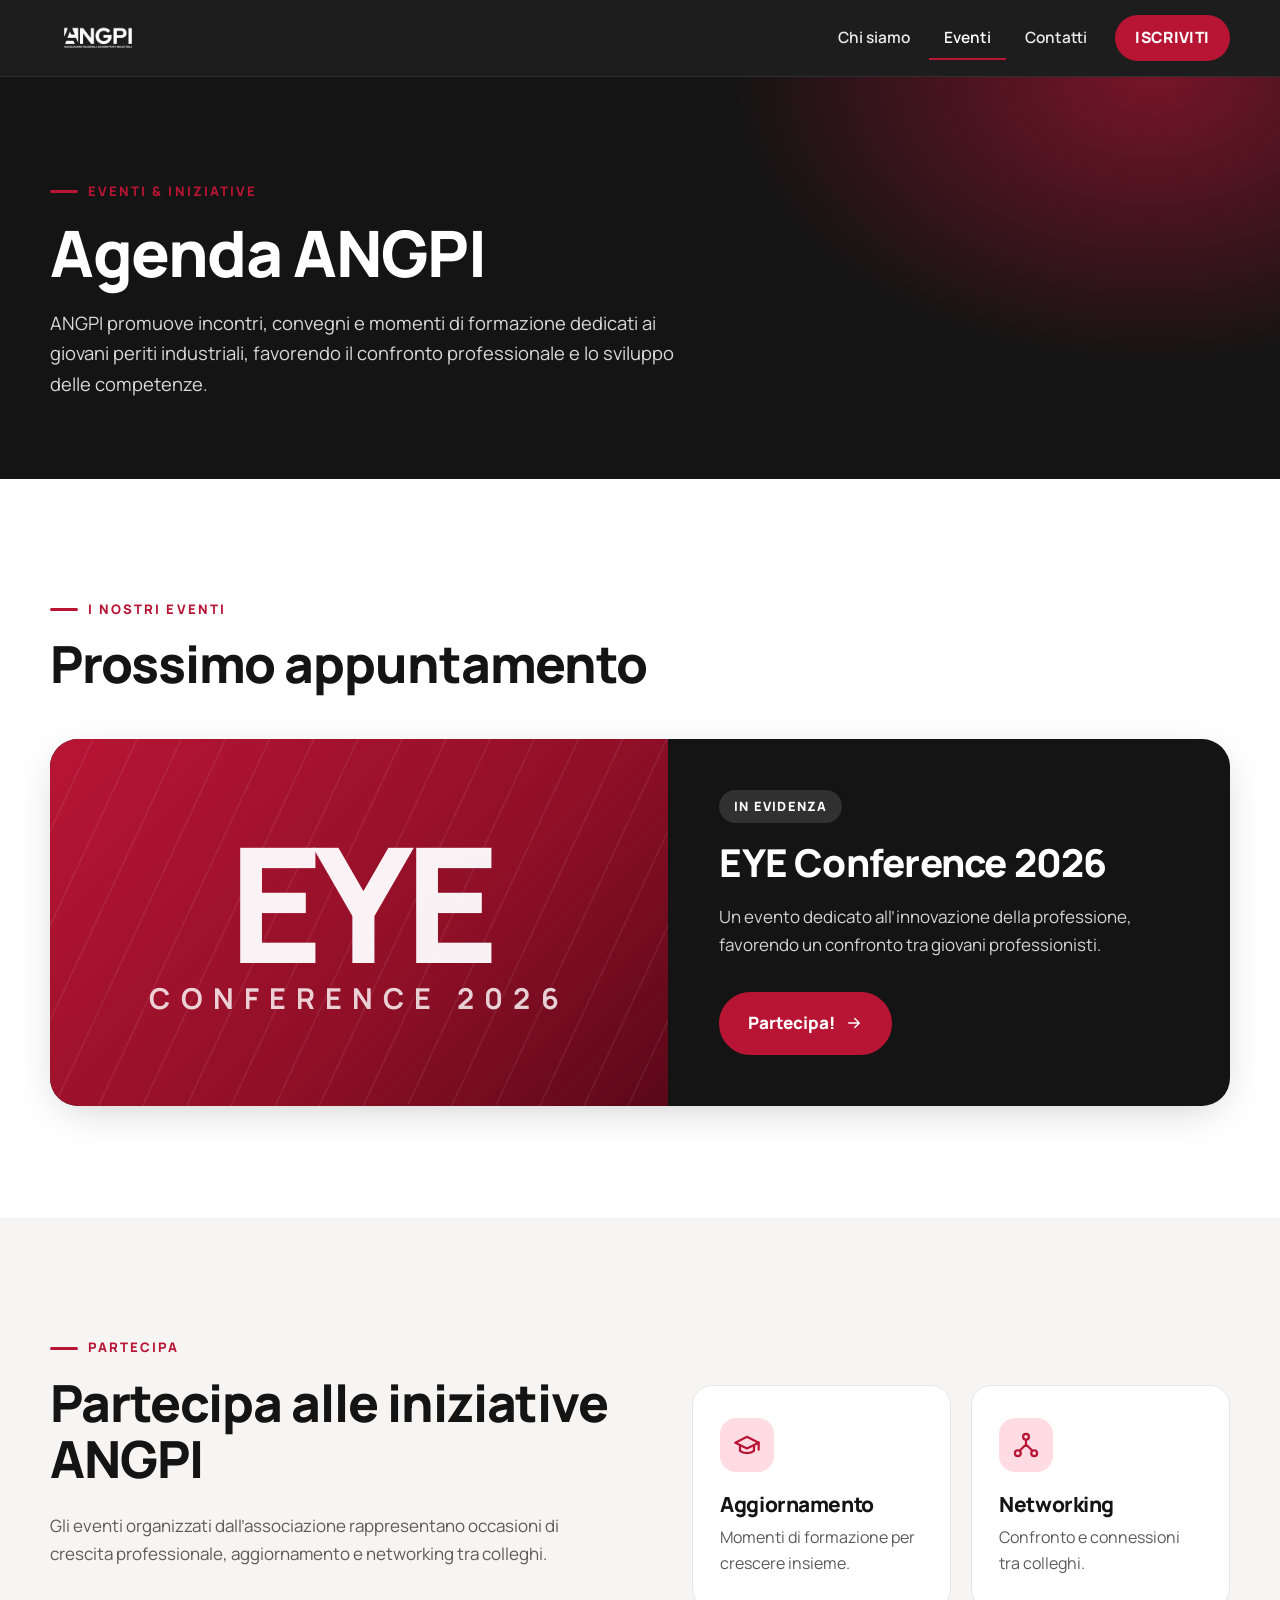
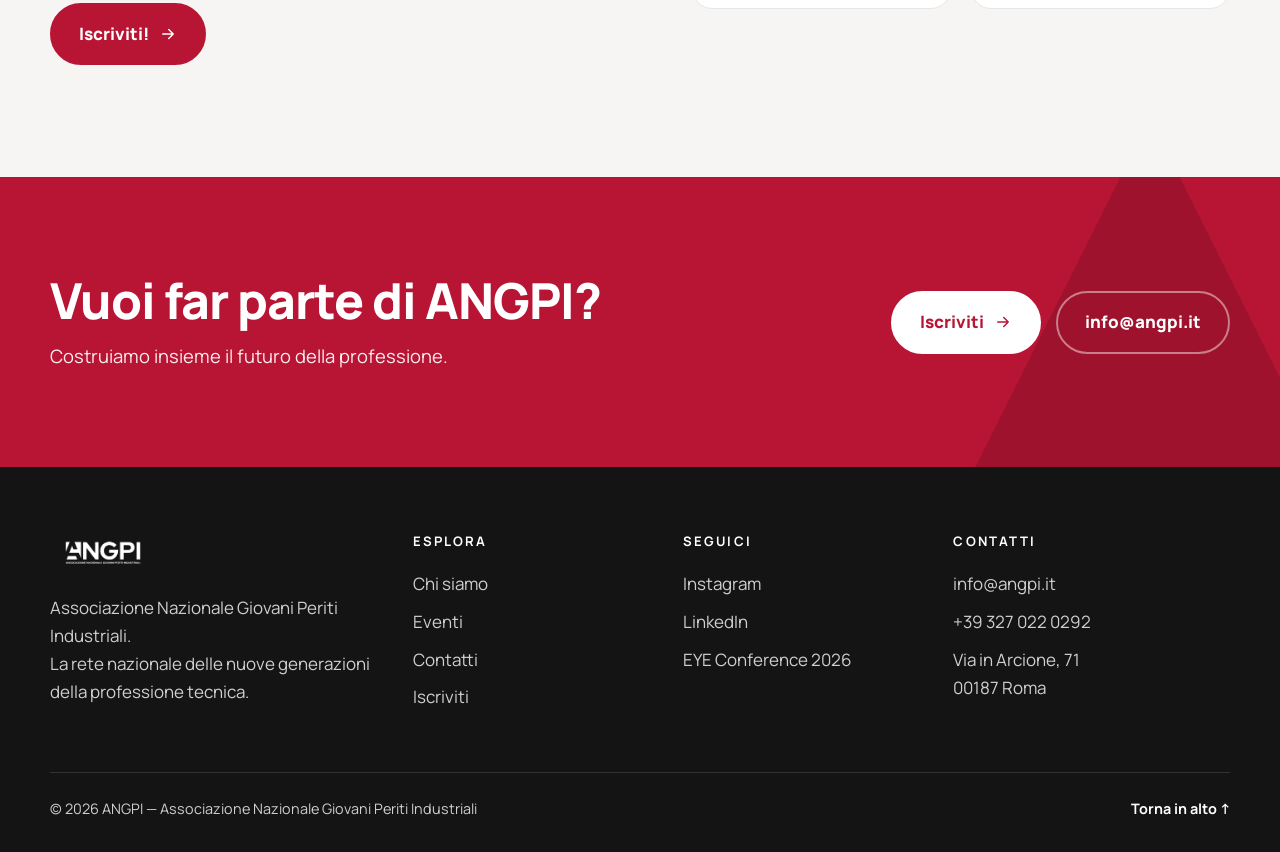
<file: eventi.html>
<!doctype html>
<html lang="it">
<head>
<meta charset="utf-8">
<meta name="viewport" content="width=device-width, initial-scale=1">
<title>Eventi — ANGPI</title>
<meta name="description" content="Incontri, convegni e formazione per i giovani periti industriali. Scopri l'EYE Conference 2026.">
<meta name="theme-color" content="#141414">
<meta property="og:site_name" content="ANGPI">
<meta property="og:locale" content="it_IT">
<meta property="og:type" content="website">
<meta property="og:title" content="Eventi — ANGPI">
<meta property="og:description" content="Incontri, convegni e formazione per i giovani periti industriali. Scopri l'EYE Conference 2026.">
<link rel="icon" href="assets/img/icona.png" type="image/png">
<link rel="apple-touch-icon" href="assets/img/icona.png">
<link rel="preconnect" href="https://fonts.googleapis.com">
<link rel="preconnect" href="https://fonts.gstatic.com" crossorigin>
<link href="https://fonts.googleapis.com/css2?family=Manrope:wght@400;500;600;700;800&display=swap" rel="stylesheet">
<link rel="stylesheet" href="assets/css/style.css">
</head>
<body id="top">
<a class="skip" href="#main">Vai al contenuto</a>
<header class="site-header">
  <div class="wrap nav">
    <a class="brand" href="index.html" aria-label="ANGPI - Home"><img src="assets/img/logo-bianco.png" alt="ANGPI" width="96" height="40"></a>
    <button class="menu-toggle" aria-expanded="false" aria-controls="menu" aria-label="Apri il menu"><span></span></button>
    <nav aria-label="Principale">
      <ul class="menu" id="menu">
          <li><a href="chi-siamo.html">Chi siamo</a></li>
          <li><a href="eventi.html" aria-current="page">Eventi</a></li>
          <li><a href="contatti.html">Contatti</a></li>
          <li class="menu-cta"><a href="iscriviti.html">ISCRIVITI</a></li>
      </ul>
    </nav>
  </div>
  <div class="progress" aria-hidden="true"></div>
</header>
<main id="main">
<section class="page-hero">
  <div class="wrap">
    <span class="eyebrow">Eventi &amp; Iniziative</span>
    <h1>Agenda ANGPI</h1>
    <p>ANGPI promuove incontri, convegni e momenti di formazione dedicati ai giovani periti industriali, favorendo il confronto professionale e lo sviluppo delle competenze.</p>
  </div>
</section>

<section>
  <div class="wrap">
    <div class="section-head reveal">
      <span class="eyebrow">I nostri eventi</span>
      <h2>Prossimo appuntamento</h2>
    </div>
    <div class="event reveal">
  <div class="event-visual" aria-hidden="true"><div class="big">EYE<small>Conference 2026</small></div></div>
  <div class="event-body">
    <span class="tag">In evidenza</span>
    <h3>EYE Conference 2026</h3>
    <p>Un evento dedicato all&rsquo;innovazione della professione, favorendo un confronto tra giovani professionisti.</p>
    <div class="actions" style="margin-top:1rem"><a class="btn" href="https://eyeconference2026.it/" target="_blank" rel="noopener">Partecipa! <svg viewBox="0 0 24 24" fill="none" stroke="currentColor" stroke-width="1.9" stroke-linecap="round" stroke-linejoin="round" aria-hidden="true"><path d="M5 12h14M13 6l6 6-6 6"/></svg></a></div>
  </div>
</div>
  </div>
</section>

<section class="soft">
  <div class="wrap split">
    <div class="reveal">
      <span class="eyebrow">Partecipa</span>
      <h2>Partecipa alle iniziative ANGPI</h2>
      <p>Gli eventi organizzati dall&rsquo;associazione rappresentano occasioni di crescita professionale, aggiornamento e networking tra colleghi.</p>
      <div class="actions"><a class="btn" href="iscriviti.html">Iscriviti! <svg viewBox="0 0 24 24" fill="none" stroke="currentColor" stroke-width="1.9" stroke-linecap="round" stroke-linejoin="round" aria-hidden="true"><path d="M5 12h14M13 6l6 6-6 6"/></svg></a></div>
    </div>
    <div class="cards three" style="grid-template-columns:1fr 1fr">
      <article class="card reveal" data-d="0"><div class="ico"><svg viewBox="0 0 24 24" fill="none" stroke="currentColor" stroke-width="1.9" stroke-linecap="round" stroke-linejoin="round" aria-hidden="true"><path d="M22 10 12 5 2 10l10 5 10-5z"/><path d="M6 12v5c3 2.5 9 2.5 12 0v-5"/><path d="M22 10v6"/></svg></div><h3>Aggiornamento</h3><p>Momenti di formazione per crescere insieme.</p></article>
      <article class="card reveal" data-d="1"><div class="ico"><svg viewBox="0 0 24 24" fill="none" stroke="currentColor" stroke-width="1.9" stroke-linecap="round" stroke-linejoin="round" aria-hidden="true"><circle cx="12" cy="5" r="2.5"/><circle cx="5" cy="19" r="2.5"/><circle cx="19" cy="19" r="2.5"/><path d="M12 7.5v4M12 11.5 6.5 17M12 11.5 17.5 17"/></svg></div><h3>Networking</h3><p>Confronto e connessioni tra colleghi.</p></article>
    </div>
  </div>
</section>
<section class="cta">
  <div class="wrap cta-inner">
    <div class="reveal">
      <h2>Vuoi far parte di ANGPI?</h2>
      <p>Costruiamo insieme il futuro della professione.</p>
    </div>
    <div class="actions reveal" data-d="1" style="margin:0">
      <a class="btn btn-light" href="iscriviti.html">Iscriviti <svg viewBox="0 0 24 24" fill="none" stroke="currentColor" stroke-width="1.9" stroke-linecap="round" stroke-linejoin="round" aria-hidden="true"><path d="M5 12h14M13 6l6 6-6 6"/></svg></a>
      <a class="btn btn-ghost" href="mailto:info@angpi.it">info@angpi.it</a>
    </div>
  </div>
</section>
</main>
<footer class="site-footer">
  <div class="wrap">
    <div class="footer-grid">
      <div>
        <img src="assets/img/logo-bianco.png" alt="ANGPI" width="106" height="44">
        <p>Associazione Nazionale Giovani Periti Industriali.<br>La rete nazionale delle nuove generazioni della professione tecnica.</p>
      </div>
      <div>
        <h4>Esplora</h4>
        <ul>
          <li><a href="chi-siamo.html">Chi siamo</a></li>
          <li><a href="eventi.html">Eventi</a></li>
          <li><a href="contatti.html">Contatti</a></li>
          <li><a href="iscriviti.html">Iscriviti</a></li>
        </ul>
      </div>
      <div>
        <h4>Seguici</h4>
        <ul>
          <li><a href="https://www.instagram.com/a.n.g.p.i" target="_blank" rel="noopener">Instagram</a></li>
          <li><a href="https://www.linkedin.com/company/associazione-nazionale-giovani-periti-industriali/" target="_blank" rel="noopener">LinkedIn</a></li>
          <li><a href="https://eyeconference2026.it/" target="_blank" rel="noopener">EYE Conference 2026</a></li>
        </ul>
      </div>
      <div>
        <h4>Contatti</h4>
        <ul>
          <li><a href="mailto:info@angpi.it">info@angpi.it</a></li>
          <li><a href="tel:+393270220292">+39 327 022 0292</a></li>
          <li>Via in Arcione, 71<br>00187 Roma</li>
        </ul>
      </div>
    </div>
    <div class="footer-bottom">
      <span>&copy; 2026 ANGPI &mdash; Associazione Nazionale Giovani Periti Industriali</span>
      <a class="to-top" href="#top">Torna in alto &uarr;</a>
    </div>
  </div>
</footer>
<script src="assets/js/main.js"></script>
</body>
</html>
</file>
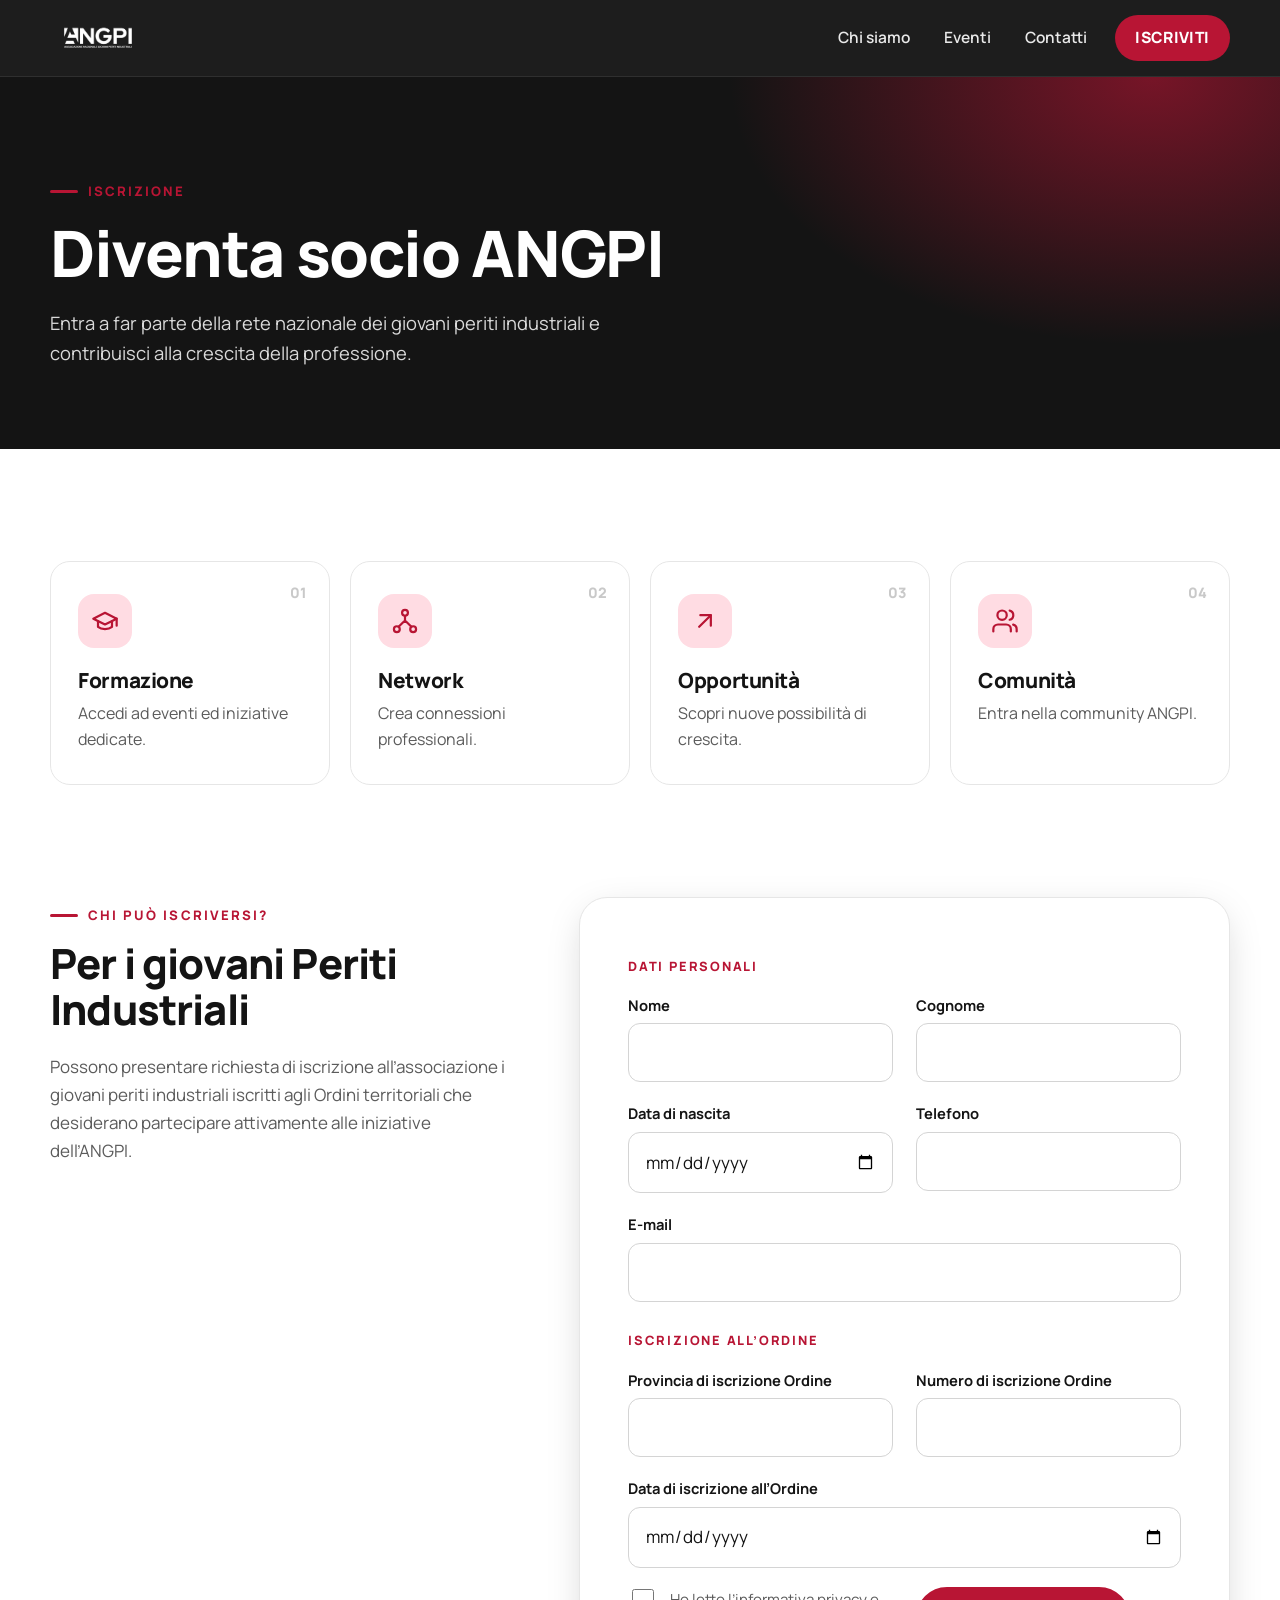
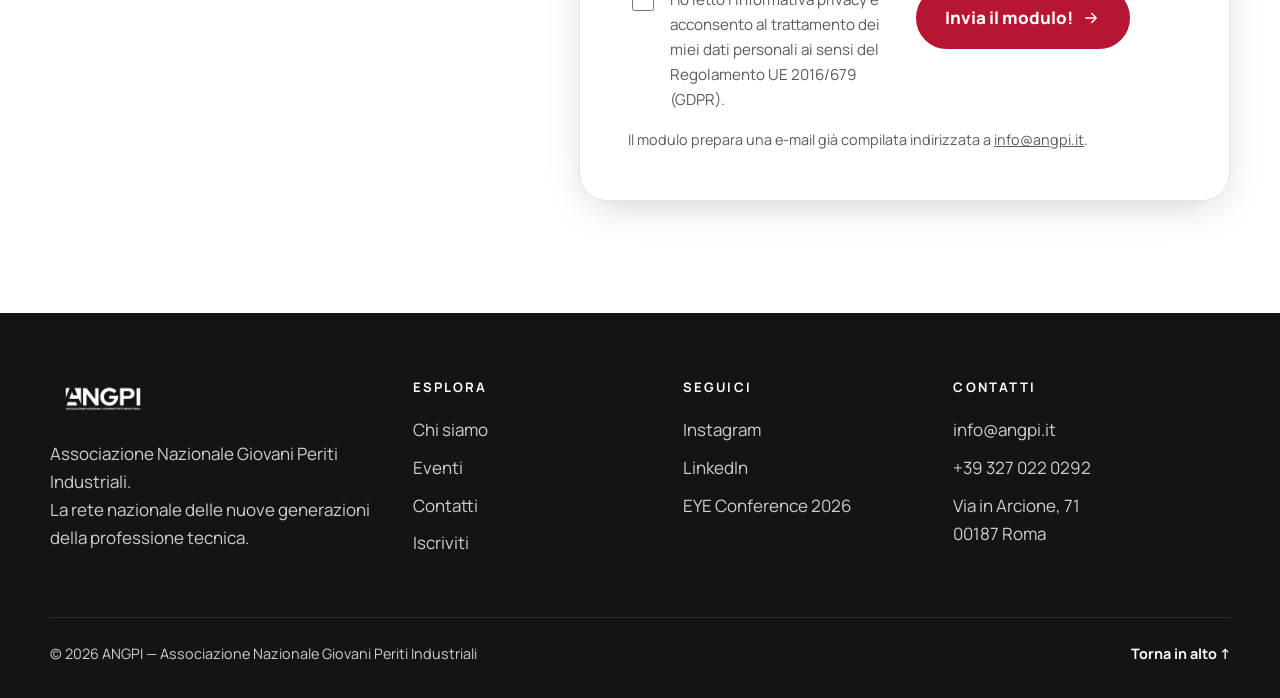
<file: iscriviti.html>
<!doctype html>
<html lang="it">
<head>
<meta charset="utf-8">
<meta name="viewport" content="width=device-width, initial-scale=1">
<title>Iscriviti — ANGPI</title>
<meta name="description" content="Diventa socio ANGPI: compila il modulo di iscrizione per entrare nella rete nazionale dei giovani periti industriali.">
<meta name="theme-color" content="#141414">
<meta property="og:site_name" content="ANGPI">
<meta property="og:locale" content="it_IT">
<meta property="og:type" content="website">
<meta property="og:title" content="Iscriviti — ANGPI">
<meta property="og:description" content="Diventa socio ANGPI: compila il modulo di iscrizione per entrare nella rete nazionale dei giovani periti industriali.">
<link rel="icon" href="assets/img/icona.png" type="image/png">
<link rel="apple-touch-icon" href="assets/img/icona.png">
<link rel="preconnect" href="https://fonts.googleapis.com">
<link rel="preconnect" href="https://fonts.gstatic.com" crossorigin>
<link href="https://fonts.googleapis.com/css2?family=Manrope:wght@400;500;600;700;800&display=swap" rel="stylesheet">
<link rel="stylesheet" href="assets/css/style.css">
</head>
<body id="top">
<a class="skip" href="#main">Vai al contenuto</a>
<header class="site-header">
  <div class="wrap nav">
    <a class="brand" href="index.html" aria-label="ANGPI - Home"><img src="assets/img/logo-bianco.png" alt="ANGPI" width="96" height="40"></a>
    <button class="menu-toggle" aria-expanded="false" aria-controls="menu" aria-label="Apri il menu"><span></span></button>
    <nav aria-label="Principale">
      <ul class="menu" id="menu">
          <li><a href="chi-siamo.html">Chi siamo</a></li>
          <li><a href="eventi.html">Eventi</a></li>
          <li><a href="contatti.html">Contatti</a></li>
          <li class="menu-cta"><a href="iscriviti.html" aria-current="page">ISCRIVITI</a></li>
      </ul>
    </nav>
  </div>
  <div class="progress" aria-hidden="true"></div>
</header>
<main id="main">
<section class="page-hero">
  <div class="wrap">
    <span class="eyebrow">Iscrizione</span>
    <h1>Diventa socio ANGPI</h1>
    <p>Entra a far parte della rete nazionale dei giovani periti industriali e contribuisci alla crescita della professione.</p>
  </div>
</section>

<section class="soft" style="padding-bottom:0;background:#fff">
  <div class="wrap">
    <div class="cards">
<article class="card reveal" data-d="0"><span class="num">01</span><div class="ico"><svg viewBox="0 0 24 24" fill="none" stroke="currentColor" stroke-width="1.9" stroke-linecap="round" stroke-linejoin="round" aria-hidden="true"><path d="M22 10 12 5 2 10l10 5 10-5z"/><path d="M6 12v5c3 2.5 9 2.5 12 0v-5"/><path d="M22 10v6"/></svg></div><h3>Formazione</h3><p>Accedi ad eventi ed iniziative dedicate.</p></article>
<article class="card reveal" data-d="1"><span class="num">02</span><div class="ico"><svg viewBox="0 0 24 24" fill="none" stroke="currentColor" stroke-width="1.9" stroke-linecap="round" stroke-linejoin="round" aria-hidden="true"><circle cx="12" cy="5" r="2.5"/><circle cx="5" cy="19" r="2.5"/><circle cx="19" cy="19" r="2.5"/><path d="M12 7.5v4M12 11.5 6.5 17M12 11.5 17.5 17"/></svg></div><h3>Network</h3><p>Crea connessioni professionali.</p></article>
<article class="card reveal" data-d="2"><span class="num">03</span><div class="ico"><svg viewBox="0 0 24 24" fill="none" stroke="currentColor" stroke-width="1.9" stroke-linecap="round" stroke-linejoin="round" aria-hidden="true"><path d="M7 17 17 7"/><path d="M8 7h9v9"/></svg></div><h3>Opportunità</h3><p>Scopri nuove possibilità di crescita.</p></article>
<article class="card reveal" data-d="3"><span class="num">04</span><div class="ico"><svg viewBox="0 0 24 24" fill="none" stroke="currentColor" stroke-width="1.9" stroke-linecap="round" stroke-linejoin="round" aria-hidden="true"><path d="M17 21v-2a4 4 0 0 0-4-4H6a4 4 0 0 0-4 4v2"/><circle cx="9.5" cy="7" r="4"/><path d="M22 21v-2a4 4 0 0 0-3-3.9"/><path d="M16 3.1a4 4 0 0 1 0 7.8"/></svg></div><h3>Comunità</h3><p>Entra nella community ANGPI.</p></article>
    </div>
  </div>
</section>

<section>
  <div class="wrap eligibility">
    <div class="reveal">
      <span class="eyebrow">Chi può iscriversi?</span>
      <h2 style="font-size:clamp(1.8rem,4vw,2.6rem);margin-top:.9rem">Per i giovani Periti Industriali</h2>
      <p style="color:var(--muted)">Possono presentare richiesta di iscrizione all&rsquo;associazione i giovani periti industriali iscritti agli Ordini territoriali che desiderano partecipare attivamente alle iniziative dell&rsquo;ANGPI.</p>
    </div>
    <div class="form-card reveal" data-d="1">
      <form id="iscrizione" novalidate>
        <div class="form-grid">
          <p class="legend">Dati personali</p>
          <div class="field"><label for="nome">Nome</label><input id="nome" name="nome" autocomplete="given-name" required></div>
          <div class="field"><label for="cognome">Cognome</label><input id="cognome" name="cognome" autocomplete="family-name" required></div>
          <div class="field"><label for="nascita">Data di nascita</label><input id="nascita" name="nascita" type="date" autocomplete="bday" required></div>
          <div class="field"><label for="telefono">Telefono</label><input id="telefono" name="telefono" type="tel" autocomplete="tel" required></div>
          <div class="field full"><label for="email">E-mail</label><input id="email" name="email" type="email" autocomplete="email" required></div>
          <p class="legend">Iscrizione all&rsquo;Ordine</p>
          <div class="field"><label for="provincia">Provincia di iscrizione Ordine</label><input id="provincia" name="provincia" required></div>
          <div class="field"><label for="numero">Numero di iscrizione Ordine</label><input id="numero" name="numero" required></div>
          <div class="field full"><label for="data_ordine">Data di iscrizione all&rsquo;Ordine</label><input id="data_ordine" name="data_ordine" type="date" required></div>
          <label class="check full"><input type="checkbox" name="privacy" required><span>Ho letto l&rsquo;informativa privacy e acconsento al trattamento dei miei dati personali ai sensi del Regolamento UE 2016/679 (GDPR).</span></label>
          <div class="full"><button class="btn" type="submit">Invia il modulo! <svg viewBox="0 0 24 24" fill="none" stroke="currentColor" stroke-width="1.9" stroke-linecap="round" stroke-linejoin="round" aria-hidden="true"><path d="M5 12h14M13 6l6 6-6 6"/></svg></button></div>
        </div>
        <p class="form-note">Il modulo prepara una e-mail già compilata indirizzata a <a href="mailto:info@angpi.it">info@angpi.it</a>.</p>
        <div class="form-status" id="form-status" role="status" hidden></div>
      </form>
    </div>
  </div>
</section>

</main>
<footer class="site-footer">
  <div class="wrap">
    <div class="footer-grid">
      <div>
        <img src="assets/img/logo-bianco.png" alt="ANGPI" width="106" height="44">
        <p>Associazione Nazionale Giovani Periti Industriali.<br>La rete nazionale delle nuove generazioni della professione tecnica.</p>
      </div>
      <div>
        <h4>Esplora</h4>
        <ul>
          <li><a href="chi-siamo.html">Chi siamo</a></li>
          <li><a href="eventi.html">Eventi</a></li>
          <li><a href="contatti.html">Contatti</a></li>
          <li><a href="iscriviti.html">Iscriviti</a></li>
        </ul>
      </div>
      <div>
        <h4>Seguici</h4>
        <ul>
          <li><a href="https://www.instagram.com/a.n.g.p.i" target="_blank" rel="noopener">Instagram</a></li>
          <li><a href="https://www.linkedin.com/company/associazione-nazionale-giovani-periti-industriali/" target="_blank" rel="noopener">LinkedIn</a></li>
          <li><a href="https://eyeconference2026.it/" target="_blank" rel="noopener">EYE Conference 2026</a></li>
        </ul>
      </div>
      <div>
        <h4>Contatti</h4>
        <ul>
          <li><a href="mailto:info@angpi.it">info@angpi.it</a></li>
          <li><a href="tel:+393270220292">+39 327 022 0292</a></li>
          <li>Via in Arcione, 71<br>00187 Roma</li>
        </ul>
      </div>
    </div>
    <div class="footer-bottom">
      <span>&copy; 2026 ANGPI &mdash; Associazione Nazionale Giovani Periti Industriali</span>
      <a class="to-top" href="#top">Torna in alto &uarr;</a>
    </div>
  </div>
</footer>
<script src="assets/js/main.js"></script>
</body>
</html>
</file>
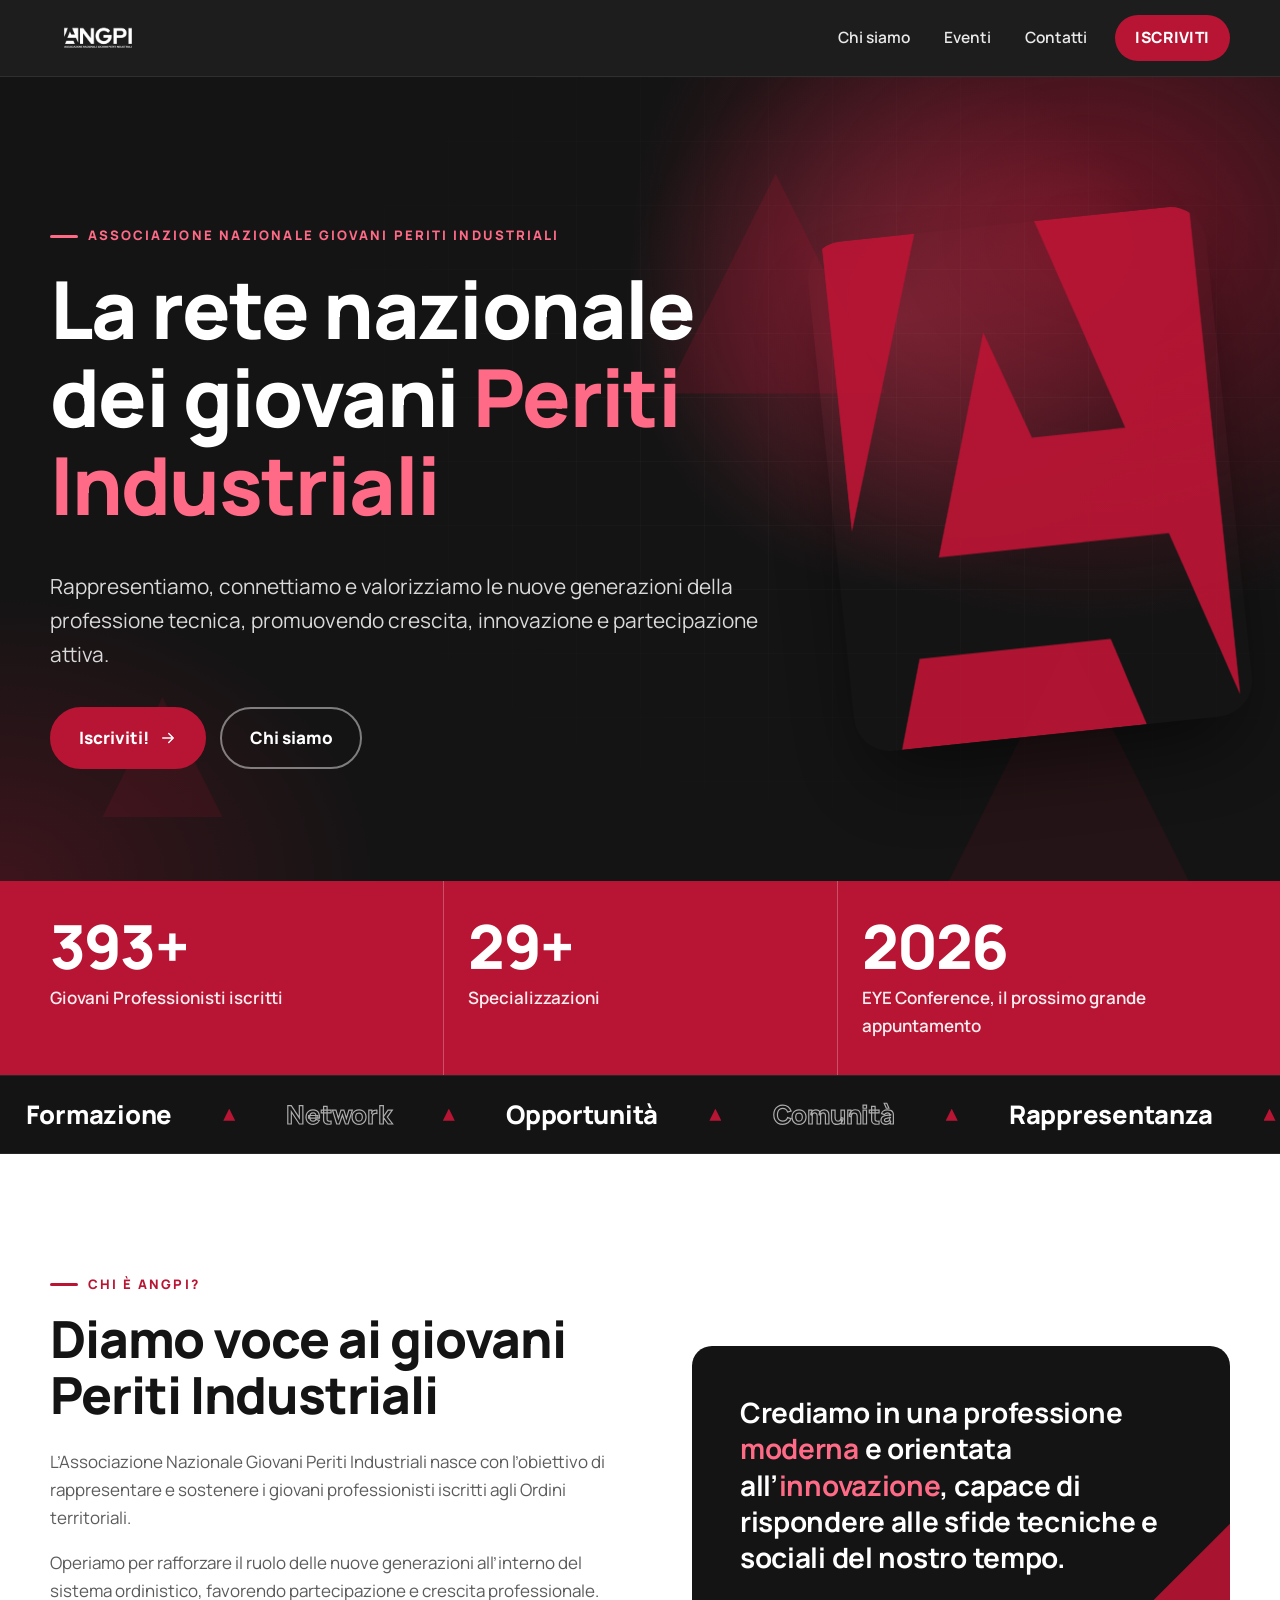
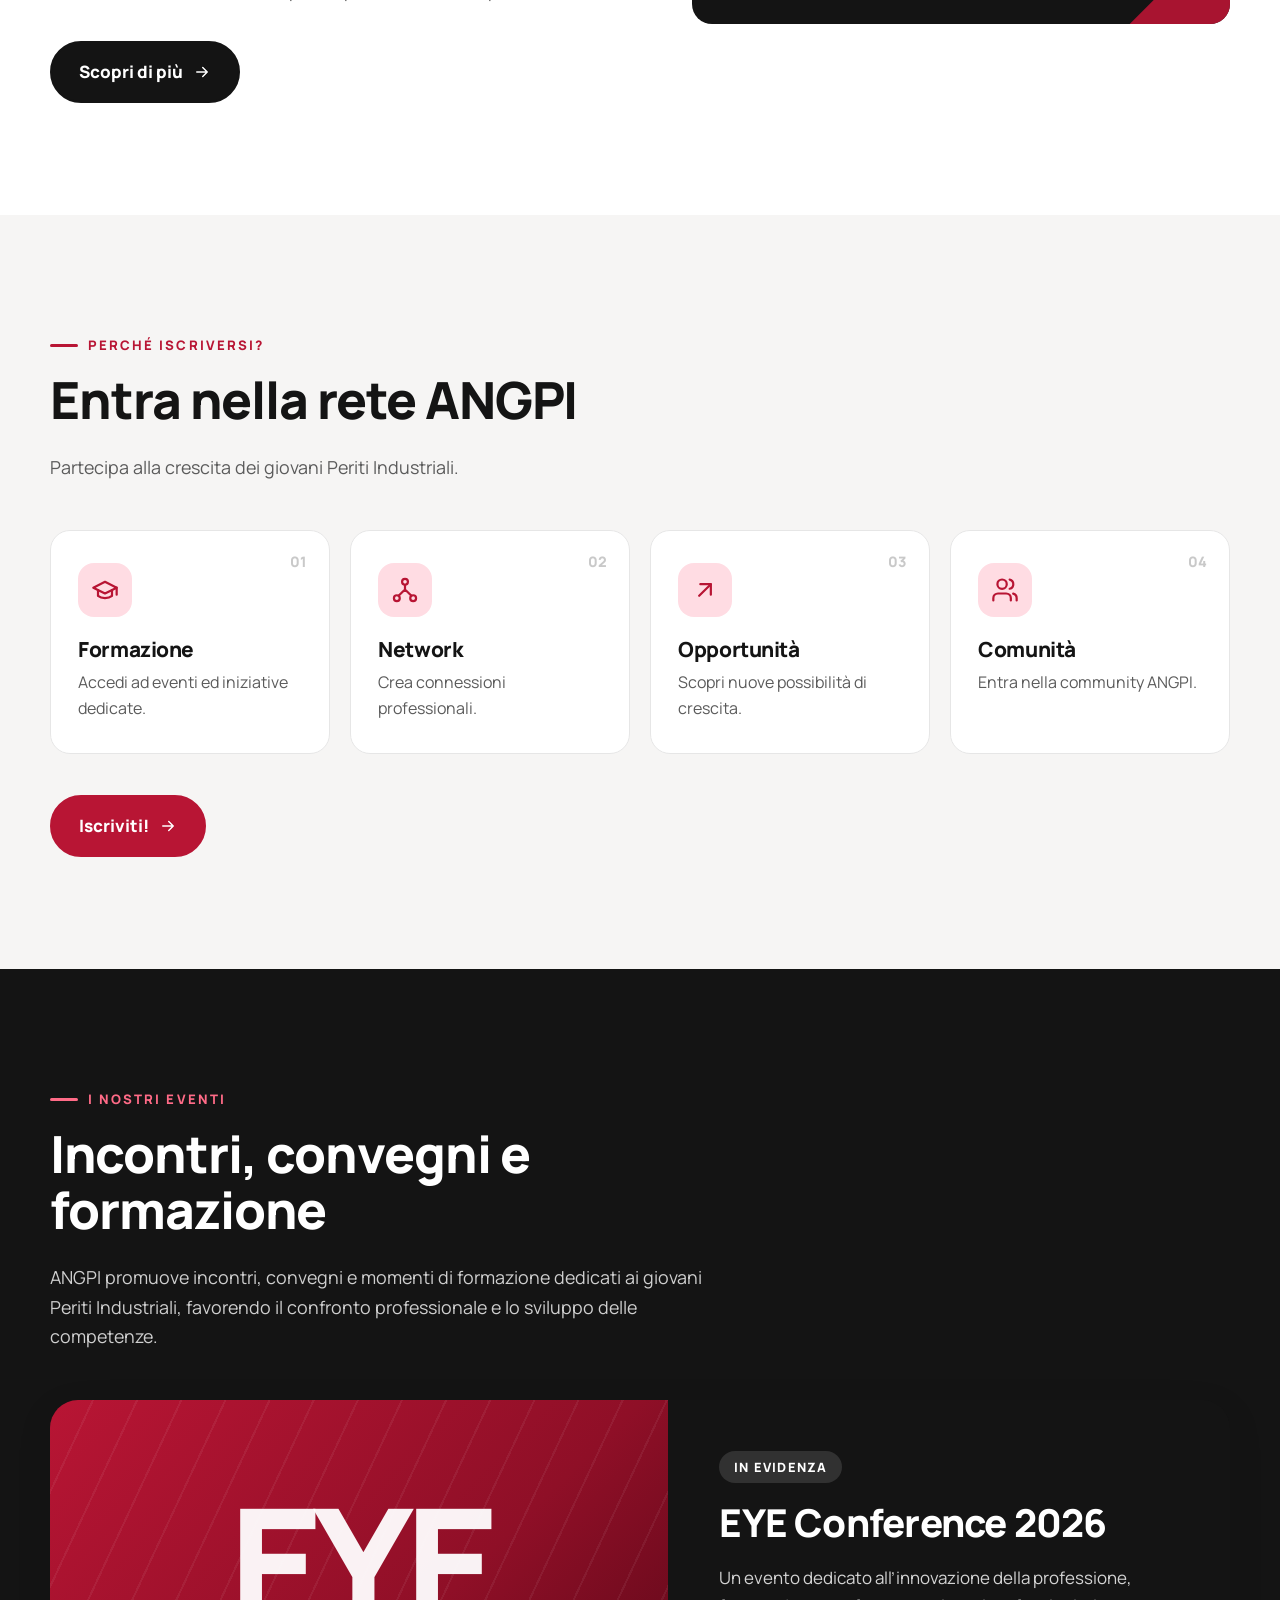
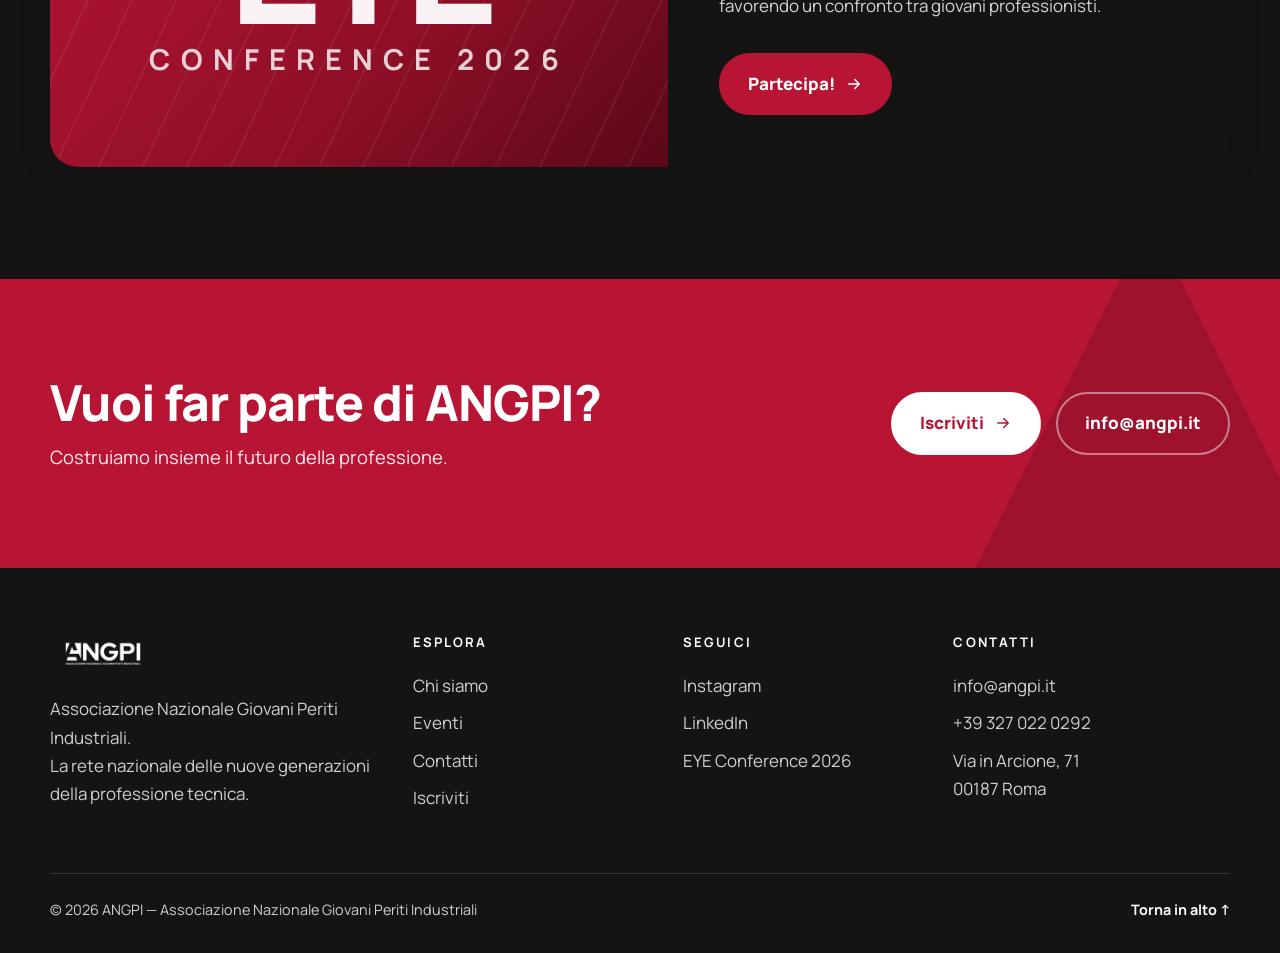
<file: anteprima/angpi-sito.html>
<!doctype html>
<html lang="it">
<head>
<meta charset="utf-8">
<meta name="viewport" content="width=device-width, initial-scale=1">
<title>ANGPI — La rete nazionale dei giovani Periti Industriali</title>
<meta name="description" content="Rappresentiamo, connettiamo e valorizziamo le nuove generazioni della professione tecnica.">
<meta name="theme-color" content="#141414">
<link rel="icon" href="[data-uri]">
<link rel="preconnect" href="https://fonts.googleapis.com">
<link rel="preconnect" href="https://fonts.gstatic.com" crossorigin>
<link href="https://fonts.googleapis.com/css2?family=Manrope:wght@400;500;600;700;800&display=swap" rel="stylesheet">
<style>
/* ANGPI — Associazione Nazionale Giovani Periti Industriali */
:root {
  --red: #b81534;
  --red-dark: #8f0f27;
  --red-soft: #ffdce3;
  --ink: #141414;
  --ink-2: #1c1c1c;
  --ink-3: #2f2f2f;
  --muted: #5b5b5b;
  --line: #e6e6e6;
  --bg: #ffffff;
  --bg-soft: #f6f5f4;
  --radius: 20px;
  --shadow: 0 10px 40px -12px rgba(20, 20, 20, 0.25);
  --font: "Manrope", system-ui, -apple-system, "Segoe UI", Roboto, Helvetica, Arial, sans-serif;
  --wrap: 1180px;
}

*,
*::before,
*::after { box-sizing: border-box; }
html { scroll-behavior: smooth; -webkit-text-size-adjust: 100%; }
body {
  margin: 0;
  font-family: var(--font);
  color: var(--ink);
  background: var(--bg);
  line-height: 1.65;
  font-size: 1.0625rem;
  -webkit-font-smoothing: antialiased;
}
img { max-width: 100%; display: block; }
a { color: inherit; }
h1, h2, h3 { line-height: 1.1; letter-spacing: -0.02em; margin: 0 0 0.5em; font-weight: 800; }
p { margin: 0 0 1em; }

.wrap { width: min(100% - 2rem, var(--wrap)); margin-inline: auto; }
.skip {
  position: absolute; left: 1rem; top: -4rem; z-index: 100;
  background: var(--red); color: #fff; padding: 0.7rem 1rem; border-radius: 10px; text-decoration: none;
}
.skip:focus { top: 1rem; }
:focus-visible { outline: 3px solid var(--red); outline-offset: 3px; border-radius: 6px; }
.dark :focus-visible, .site-header :focus-visible, .site-footer :focus-visible { outline-color: #fff; }

/* ---------- Header ---------- */
.site-header {
  position: sticky; top: 0; z-index: 50;
  background: rgba(20, 20, 20, 0.96);
  backdrop-filter: saturate(160%) blur(14px);
  -webkit-backdrop-filter: saturate(160%) blur(14px);
  border-bottom: 1px solid rgba(255, 255, 255, 0.08);
}
.nav { display: flex; align-items: center; justify-content: space-between; height: 76px; gap: 1rem; }
.brand img { height: 40px; width: auto; }
.menu { display: flex; align-items: center; gap: 0.25rem; list-style: none; margin: 0; padding: 0; }
.menu a {
  display: block; padding: 0.55rem 0.95rem; color: #e9e9e9; text-decoration: none;
  font-weight: 600; font-size: 0.97rem; border-radius: 999px; transition: background .2s, color .2s;
}
.menu a:hover { background: rgba(255, 255, 255, 0.1); color: #fff; }
.menu a[aria-current="page"] { color: #fff; box-shadow: inset 0 -2px 0 var(--red); border-radius: 0; }
.menu .menu-cta a, .btn {
  background: var(--red); color: #fff; box-shadow: none; border-radius: 999px;
}
.menu .menu-cta a { margin-left: 0.5rem; padding: 0.65rem 1.3rem; font-weight: 800; letter-spacing: 0.02em; }
.menu .menu-cta a:hover { background: #d11a3d; }
.menu-toggle {
  display: none; background: none; border: 0; color: #fff; width: 46px; height: 46px; border-radius: 12px; cursor: pointer;
}
.menu-toggle span, .menu-toggle span::before, .menu-toggle span::after {
  content: ""; display: block; width: 22px; height: 2px; background: currentColor; margin: auto; position: relative; transition: transform .25s, top .25s, opacity .2s;
}
.menu-toggle span::before { top: -7px; position: absolute; left: 0; }
.menu-toggle span::after { top: 7px; position: absolute; left: 0; }
.menu-toggle span { position: relative; }
.menu-toggle[aria-expanded="true"] span { background: transparent; }
.menu-toggle[aria-expanded="true"] span::before { top: 0; transform: rotate(45deg); }
.menu-toggle[aria-expanded="true"] span::after { top: 0; transform: rotate(-45deg); }

/* ---------- Buttons ---------- */
.btn {
  display: inline-flex; align-items: center; gap: 0.6rem; padding: 0.95rem 1.7rem; font: inherit; font-weight: 800;
  text-decoration: none; border: 2px solid var(--red); cursor: pointer; transition: transform .2s, background .2s, color .2s, border-color .2s;
}
.btn:hover { transform: translateY(-2px); background: #d11a3d; border-color: #d11a3d; }
.btn svg { width: 18px; height: 18px; transition: transform .2s; }
.btn:hover svg { transform: translateX(4px); }
.btn-ghost { background: transparent; border-color: rgba(255, 255, 255, 0.45); color: #fff; }
.btn-ghost:hover { background: #fff; color: var(--ink); border-color: #fff; }
.btn-light { background: #fff; color: var(--red); border-color: #fff; }
.btn-light:hover { background: var(--ink); color: #fff; border-color: var(--ink); }
.btn-dark { background: var(--ink); border-color: var(--ink); color: #fff; }
.btn-dark:hover { background: var(--red); border-color: var(--red); }

/* ---------- Hero ---------- */
.hero { position: relative; overflow: hidden; background: var(--ink); color: #fff; isolation: isolate; }
.hero::before {
  content: ""; position: absolute; inset: 0; z-index: -2;
  background:
    radial-gradient(60% 80% at 85% 20%, rgba(184, 21, 52, 0.55), transparent 60%),
    radial-gradient(50% 60% at 0% 100%, rgba(184, 21, 52, 0.25), transparent 60%);
}
.hero-shape { position: absolute; right: max(2rem, calc((100vw - var(--wrap)) / 2)); top: 50%; translate: 0 -50%; width: min(32vw, 400px); z-index: -1; opacity: 0.95; }
.hero-inner { padding: clamp(4rem, 11vw, 9rem) 0 clamp(4rem, 9vw, 7rem); }
.hero-inner > * { max-width: 760px; }
.hero-inner > .eyebrow { max-width: none; }
.eyebrow {
  display: inline-flex; align-items: center; gap: 0.6rem; font-size: 0.82rem; font-weight: 800; letter-spacing: 0.16em; text-transform: uppercase; color: var(--red);
}
.eyebrow::before { content: ""; width: 28px; height: 3px; background: currentColor; border-radius: 3px; }
.hero .eyebrow, .dark .eyebrow { color: #ff6b87; }
.hero h1 { font-size: clamp(2.5rem, 7vw, 5rem); margin-top: 1.1rem; }
.hero h1 em { font-style: normal; color: #ff6b87; }
.hero p.lead { font-size: clamp(1.1rem, 2vw, 1.3rem); color: #d9d9d9; max-width: 56ch; margin-top: 1.4rem; }
.actions { display: flex; flex-wrap: wrap; gap: 0.9rem; margin-top: 2.2rem; }

/* Page hero (inner pages) */
.hero, .page-hero, .stats { padding: 0; }
.page-hero { position: relative; overflow: hidden; background: var(--ink); color: #fff; isolation: isolate; }
.page-hero::before {
  content: ""; position: absolute; inset: 0; z-index: -1;
  background: radial-gradient(55% 120% at 90% 0%, rgba(184, 21, 52, 0.6), transparent 60%);
}
.page-hero .wrap { padding: clamp(3.2rem, 8vw, 6rem) 0 clamp(3rem, 7vw, 5rem); }
.page-hero h1 { font-size: clamp(2.2rem, 5.5vw, 4rem); margin: 1rem 0 0; max-width: 18ch; }
.page-hero p { color: #d9d9d9; max-width: 58ch; font-size: 1.15rem; margin: 1.2rem 0 0; }

/* ---------- Stats ---------- */
.stats { background: var(--red); color: #fff; }
.stats-grid { display: grid; grid-template-columns: repeat(3, 1fr); }
.stat { padding: 2.2rem 1.5rem; border-left: 1px solid rgba(255, 255, 255, 0.25); }
.stat:first-child { border-left: 0; padding-left: 0; }
.stat b { display: block; font-size: clamp(2.4rem, 5vw, 3.8rem); font-weight: 800; line-height: 1; letter-spacing: -0.03em; }
.stat span { display: block; margin-top: 0.4rem; font-weight: 600; opacity: 0.92; }

/* ---------- Sections ---------- */
section { padding: clamp(4rem, 9vw, 7rem) 0; }
.soft { background: var(--bg-soft); }
.dark { background: var(--ink); color: #fff; }
.section-head { max-width: 680px; margin-bottom: 3rem; }
.section-head h2 { font-size: clamp(2rem, 4.5vw, 3.2rem); margin-top: 0.9rem; }
.section-head p { color: var(--muted); font-size: 1.12rem; }
.dark .section-head p { color: #cfcfcf; }
.center { text-align: center; margin-inline: auto; }
.center .eyebrow { justify-content: center; }

.split { display: grid; grid-template-columns: 1.05fr 1fr; gap: clamp(2rem, 6vw, 5rem); align-items: center; }
.split h2 { font-size: clamp(2rem, 4.5vw, 3.2rem); margin-top: 0.9rem; }
.split p { color: var(--muted); }
.quote-box {
  background: var(--ink); color: #fff; border-radius: var(--radius); padding: clamp(2rem, 4vw, 3rem); position: relative; overflow: hidden;
}
.quote-box::after {
  content: ""; position: absolute; right: -40px; bottom: -40px; width: 180px; height: 180px; background: var(--red);
  clip-path: polygon(100% 0, 100% 100%, 0 100%); opacity: .9;
}
.quote-box p { color: #fff; font-size: clamp(1.3rem, 2.6vw, 1.75rem); font-weight: 700; line-height: 1.3; letter-spacing: -0.01em; margin: 0; position: relative; z-index: 1; }
.quote-box strong { color: #ff6b87; }

/* ---------- Cards ---------- */
.cards { display: grid; grid-template-columns: repeat(4, 1fr); gap: 1.25rem; }
.cards.three { grid-template-columns: repeat(3, 1fr); }
.card {
  background: #fff; border: 1px solid var(--line); border-radius: var(--radius); padding: 2rem 1.7rem; position: relative; overflow: hidden;
  transition: transform .25s, box-shadow .25s, border-color .25s;
}
.card:hover { transform: translateY(-6px); box-shadow: var(--shadow); border-color: transparent; }
.card::after { content: ""; position: absolute; left: 0; bottom: 0; height: 4px; width: 0; background: var(--red); transition: width .35s; }
.card:hover::after { width: 100%; }
.card .ico { width: 54px; height: 54px; border-radius: 16px; background: var(--red-soft); color: var(--red); display: grid; place-items: center; margin-bottom: 1.3rem; }
.card .ico svg { width: 28px; height: 28px; }
.card h3 { font-size: 1.3rem; margin-bottom: 0.5rem; }
.card p { color: var(--muted); margin: 0; font-size: 1rem; }
.card .num { position: absolute; top: 1.2rem; right: 1.4rem; font-weight: 800; font-size: 0.9rem; color: #c9c9c9; }
.dark .card { background: var(--ink-2); border-color: rgba(255, 255, 255, 0.1); }
.dark .card p { color: #cfcfcf; }
.dark .card .ico { background: rgba(184, 21, 52, 0.25); color: #ff6b87; }

/* ---------- Event feature ---------- */
.event {
  display: grid; grid-template-columns: 1.1fr 1fr; border-radius: 28px; overflow: hidden; background: var(--ink); color: #fff; box-shadow: var(--shadow);
}
.event-visual {
  position: relative; min-height: 340px; background: linear-gradient(135deg, var(--red) 0%, var(--red-dark) 60%, #5a0818 100%); display: grid; place-items: center; overflow: hidden;
}
.event-visual .big { font-size: clamp(5rem, 14vw, 10rem); font-weight: 800; letter-spacing: -0.06em; color: rgba(255, 255, 255, 0.95); line-height: .85; text-align: center; }
.event-visual .big small { display: block; font-size: 0.18em; letter-spacing: 0.35em; margin-top: 1rem; font-weight: 700; text-transform: uppercase; opacity: .85; }
.event-visual::before { content: ""; position: absolute; inset: 0; background: repeating-linear-gradient(115deg, transparent 0 38px, rgba(255, 255, 255, 0.06) 38px 40px); }
.event-body { padding: clamp(2rem, 4vw, 3.4rem); display: flex; flex-direction: column; justify-content: center; }
.tag { align-self: flex-start; background: rgba(255, 255, 255, 0.12); border-radius: 999px; padding: 0.35rem 0.9rem; font-size: 0.8rem; font-weight: 800; letter-spacing: 0.1em; text-transform: uppercase; margin-bottom: 1.2rem; }
.event-body h3 { font-size: clamp(1.7rem, 3.4vw, 2.4rem); }
.event-body p { color: #d4d4d4; }

/* ---------- Mission list ---------- */
.mission { counter-reset: m; display: grid; grid-template-columns: repeat(2, 1fr); gap: 1.25rem; }
.mission .card { padding-left: 2rem; }

/* ---------- Council ---------- */
.council-photo { border-radius: var(--radius); overflow: hidden; box-shadow: var(--shadow); }
.council-photo img { width: 100%; height: auto; }
.team { display: grid; grid-template-columns: repeat(4, 1fr); gap: 1.25rem; margin-top: 3rem; }
.member { background: #fff; border: 1px solid var(--line); border-radius: var(--radius); padding: 1.6rem 1.4rem; transition: transform .25s, box-shadow .25s; }
.member:hover { transform: translateY(-4px); box-shadow: var(--shadow); }
.member.lead { background: var(--ink); color: #fff; border-color: var(--ink); }
.avatar {
  width: 64px; height: 64px; border-radius: 50%; background: var(--red-soft); color: var(--red); display: grid; place-items: center; font-weight: 800; font-size: 1.25rem; margin-bottom: 1.1rem;
}
.member.lead .avatar { background: var(--red); color: #fff; }
.member h3 { font-size: 1.15rem; margin: 0; letter-spacing: -0.01em; }
.member .role { font-size: 0.78rem; font-weight: 800; letter-spacing: 0.12em; text-transform: uppercase; color: var(--red); margin-top: 0.35rem; }
.member.lead .role { color: #ff6b87; }

/* ---------- CTA band ---------- */
.cta { background: var(--red); color: #fff; position: relative; overflow: hidden; isolation: isolate; padding: clamp(3.5rem, 8vw, 6rem) 0; }
.cta::before { content: ""; position: absolute; right: -80px; top: -60px; width: 420px; height: 420px; background: rgba(0, 0, 0, 0.14); clip-path: polygon(50% 0, 100% 100%, 0 100%); z-index: -1; }
.cta-inner { display: flex; align-items: center; justify-content: space-between; gap: 2rem; flex-wrap: wrap; }
.cta h2 { font-size: clamp(1.9rem, 4.4vw, 3.1rem); margin: 0; max-width: 18ch; }
.cta p { margin: 0.8rem 0 0; opacity: 0.92; font-size: 1.15rem; }

/* ---------- Contacts ---------- */
.contact-grid { display: grid; grid-template-columns: 1fr 1fr; gap: clamp(2rem, 5vw, 4rem); align-items: start; }
.contact-list { list-style: none; margin: 0; padding: 0; display: grid; gap: 1rem; }
.contact-list a, .contact-list div {
  display: flex; gap: 1.1rem; align-items: center; padding: 1.3rem 1.4rem; background: #fff; border: 1px solid var(--line); border-radius: var(--radius); text-decoration: none; transition: transform .2s, box-shadow .2s, border-color .2s;
}
.contact-list a:hover { transform: translateX(6px); box-shadow: var(--shadow); border-color: transparent; }
.contact-list .ico { flex: none; width: 50px; height: 50px; border-radius: 14px; background: var(--red-soft); color: var(--red); display: grid; place-items: center; }
.contact-list .ico svg { width: 24px; height: 24px; }
.contact-list small { display: block; color: var(--muted); font-weight: 700; font-size: 0.78rem; letter-spacing: 0.1em; text-transform: uppercase; }
.contact-list strong { font-size: 1.1rem; word-break: break-word; }
.map-card { border-radius: var(--radius); overflow: hidden; border: 1px solid var(--line); background: var(--bg-soft); min-height: 340px; }
.map-card iframe { width: 100%; height: 100%; min-height: 340px; border: 0; display: block; }

/* ---------- Form ---------- */
.form-card { background: #fff; border: 1px solid var(--line); border-radius: 28px; padding: clamp(1.6rem, 4vw, 3rem); box-shadow: var(--shadow); }
.form-grid { display: grid; grid-template-columns: 1fr 1fr; gap: 1.2rem 1.4rem; }
.field { display: flex; flex-direction: column; gap: 0.4rem; }
.field.full { grid-column: 1 / -1; }
.field label { font-weight: 700; font-size: 0.92rem; }
.field input {
  font: inherit; padding: 0.9rem 1rem; border: 1.5px solid #d4d4d4; border-radius: 12px; background: #fff; color: var(--ink); transition: border-color .2s, box-shadow .2s;
}
.field input:hover { border-color: #9b9b9b; }
.field input:focus { outline: 0; border-color: var(--red); box-shadow: 0 0 0 4px rgba(184, 21, 52, 0.15); }
.field input:user-invalid { border-color: var(--red); }
.legend { grid-column: 1 / -1; margin: 0.6rem 0 -0.2rem; font-size: 0.8rem; font-weight: 800; letter-spacing: 0.14em; text-transform: uppercase; color: var(--red); }
.check { display: flex; gap: 0.8rem; align-items: flex-start; font-size: 0.95rem; color: var(--muted); }
.check input { width: 22px; height: 22px; accent-color: var(--red); margin-top: 0.15rem; flex: none; }
.form-note { font-size: 0.9rem; color: var(--muted); margin: 1rem 0 0; }
.form-status { margin-top: 1rem; padding: 1rem 1.2rem; border-radius: 12px; background: var(--red-soft); color: #5a0818; font-weight: 600; }
.form-status[hidden] { display: none; }

.eligibility { display: grid; grid-template-columns: 1fr 1.4fr; gap: clamp(2rem, 5vw, 4rem); align-items: start; }

/* ---------- Footer ---------- */
.site-footer { background: var(--ink); color: #cfcfcf; padding: 4rem 0 2rem; }
.footer-grid { display: grid; grid-template-columns: 1.4fr 1fr 1fr 1.2fr; gap: 2.5rem; }
.footer-grid img { height: 44px; width: auto; margin-bottom: 1.2rem; }
.site-footer h4 { color: #fff; font-size: 0.82rem; letter-spacing: 0.16em; text-transform: uppercase; margin: 0 0 1.1rem; }
.site-footer ul { list-style: none; margin: 0; padding: 0; display: grid; gap: 0.6rem; }
.site-footer a { text-decoration: none; transition: color .2s; }
.site-footer a:hover { color: #fff; text-decoration: underline; text-decoration-color: var(--red); text-underline-offset: 4px; }
.footer-bottom { margin-top: 3rem; padding-top: 1.5rem; border-top: 1px solid rgba(255, 255, 255, 0.12); display: flex; justify-content: space-between; flex-wrap: wrap; gap: 1rem; font-size: 0.9rem; }
.to-top { font-weight: 700; color: #fff; }

/* ---------- Reveal animation ---------- */
.js .reveal { opacity: 0; transform: translateY(24px); transition: opacity .7s ease, transform .7s ease; }
.js .reveal.in { opacity: 1; transform: none; }
.js .reveal[data-d="1"] { transition-delay: .08s; }
.js .reveal[data-d="2"] { transition-delay: .16s; }
.js .reveal[data-d="3"] { transition-delay: .24s; }

/* ---------- Responsive ---------- */
@media (max-width: 1024px) {
  .cards { grid-template-columns: repeat(2, 1fr); }
  .team { grid-template-columns: repeat(2, 1fr); }
  .footer-grid { grid-template-columns: 1fr 1fr; }
}
@media (max-width: 860px) {
  .menu-toggle { display: block; }
  .menu {
    position: absolute; left: 0; right: 0; top: 76px; flex-direction: column; align-items: stretch; background: var(--ink); padding: 1rem; gap: 0.2rem;
    border-bottom: 1px solid rgba(255, 255, 255, 0.1); display: none;
  }
  .menu.open { display: flex; }
  .menu a { padding: 0.95rem 1rem; border-radius: 12px; }
  .menu a[aria-current="page"] { box-shadow: none; background: rgba(255, 255, 255, 0.08); border-radius: 12px; }
  .menu .menu-cta a { margin: 0.5rem 0 0; text-align: center; }
  .hero-shape { opacity: 0.25; width: 70vw; right: -15%; top: 30%; }
  .split, .event, .contact-grid, .eligibility { grid-template-columns: 1fr; }
  .cards.three, .mission { grid-template-columns: 1fr; }
  .stats-grid { grid-template-columns: 1fr; }
  .stat { border-left: 0; border-top: 1px solid rgba(255, 255, 255, 0.25); padding: 1.4rem 0; }
  .stat:first-child { border-top: 0; }
  .event-visual { min-height: 240px; }
}
@media (max-width: 560px) {
  .cards, .team, .form-grid, .footer-grid { grid-template-columns: 1fr; }
  .actions .btn { width: 100%; justify-content: center; }
}
@media (prefers-reduced-motion: reduce) {
  html { scroll-behavior: auto; }
  *, *::before, *::after { transition: none !important; animation: none !important; }
  .js .reveal { opacity: 1; transform: none; }
}

/* =====================================================
   Animation layer
   ===================================================== */
.progress { position: absolute; left: 0; bottom: -1px; height: 3px; width: 100%; background: var(--red); transform-origin: 0 50%; transform: scaleX(var(--p, 0)); }
.site-header { transition: transform .4s cubic-bezier(.2,.7,.2,1), background .3s; }
.site-header.hide { transform: translateY(-100%); }

/* Hero background */
.hero-grid {
  position: absolute; inset: 0; z-index: -1; opacity: .5;
  background-image: linear-gradient(rgba(255,255,255,.05) 1px, transparent 1px), linear-gradient(90deg, rgba(255,255,255,.05) 1px, transparent 1px);
  background-size: 64px 64px;
  -webkit-mask-image: radial-gradient(70% 80% at 70% 40%, #000 20%, transparent 75%);
  mask-image: radial-gradient(70% 80% at 70% 40%, #000 20%, transparent 75%);
}
.hero-glow {
  position: absolute; inset: 0; z-index: -1; pointer-events: none;
  background: radial-gradient(420px circle at var(--mx, 70%) var(--my, 30%), rgba(255, 70, 105, .28), transparent 65%);
  transition: background .1s;
}
.tri { position: absolute; z-index: -1; background: var(--red); clip-path: polygon(50% 0, 100% 100%, 0 100%); opacity: .18; animation: drift 14s ease-in-out infinite alternate; }
.tri.a { width: 220px; height: 220px; left: 52%; top: 12%; }
.tri.b { width: 120px; height: 120px; left: 8%; bottom: 8%; opacity: .12; animation-duration: 18s; animation-delay: -4s; }
.tri.c { width: 320px; height: 320px; right: 4%; bottom: -80px; opacity: .1; animation-duration: 22s; animation-delay: -9s; }
@keyframes drift { from { transform: translate3d(0,0,0) rotate(0); } to { transform: translate3d(30px,-40px,0) rotate(14deg); } }
.hero-shape { animation: floaty 9s ease-in-out infinite alternate; }
@keyframes floaty { from { transform: translateY(-10px); } to { transform: translateY(14px); } }

/* Headline word reveal */
.js .split-words .w { display: inline-block; overflow: hidden; vertical-align: top; padding-bottom: .12em; margin-bottom: -.12em; }
.js .split-words .w > span { display: inline-block; transform: translateY(110%); animation: wordUp .9s cubic-bezier(.2,.8,.2,1) forwards; animation-delay: calc(var(--i) * 70ms + .15s); }
@keyframes wordUp { to { transform: none; } }
.js .hero .eyebrow, .js .hero .lead, .js .hero .actions { opacity: 0; transform: translateY(18px); animation: fadeUp .9s cubic-bezier(.2,.8,.2,1) forwards; }
.js .hero .eyebrow { animation-delay: .05s; }
.js .hero .lead { animation-delay: .75s; }
.js .hero .actions { animation-delay: .95s; }
@keyframes fadeUp { to { opacity: 1; transform: none; } }
.js .page-hero h1, .js .page-hero p, .js .page-hero .eyebrow { opacity: 0; transform: translateY(18px); animation: fadeUp .9s cubic-bezier(.2,.8,.2,1) forwards; }
.js .page-hero h1 { animation-delay: .12s; } .js .page-hero p { animation-delay: .3s; }
.js .stats .stat { opacity: 0; transform: translateY(20px); animation: fadeUp .8s cubic-bezier(.2,.8,.2,1) forwards; animation-delay: 1.1s; }
.js .stats .stat:nth-child(2) { animation-delay: 1.2s; } .js .stats .stat:nth-child(3) { animation-delay: 1.3s; }

/* Marquee */
.marquee { background: var(--ink); color: #fff; overflow: hidden; padding: 1.1rem 0; border-block: 1px solid rgba(255,255,255,.08); }
.marquee-track { display: flex; width: max-content; animation: marquee 32s linear infinite; }
.marquee:hover .marquee-track { animation-play-state: paused; }
.marquee span { font-weight: 800; font-size: clamp(1.1rem, 2.4vw, 1.6rem); letter-spacing: -.01em; padding: 0 1.6rem; white-space: nowrap; display: inline-flex; align-items: center; gap: 3.2rem; }
.marquee span::after { content: ""; width: 12px; height: 12px; background: var(--red); clip-path: polygon(50% 0,100% 100%,0 100%); }
.marquee span:nth-child(even) { color: transparent; -webkit-text-stroke: 1.2px rgba(255,255,255,.65); }
@keyframes marquee { to { transform: translateX(-50%); } }

/* Cards: spotlight + tilt */
.card, .member { transform-style: preserve-3d; will-change: transform; }
.card::before, .member::before {
  content: ""; position: absolute; inset: 0; pointer-events: none; opacity: 0; transition: opacity .3s;
  background: radial-gradient(260px circle at var(--cx, 50%) var(--cy, 50%), rgba(184,21,52,.12), transparent 70%);
}
.card:hover::before, .member:hover::before { opacity: 1; }
.member { position: relative; overflow: hidden; }
.dark .card::before { background: radial-gradient(260px circle at var(--cx,50%) var(--cy,50%), rgba(255,70,105,.18), transparent 70%); }
.js .card.reveal.in, .js .member.reveal.in { transition: opacity .7s ease, transform .15s ease-out, box-shadow .25s, border-color .25s; }

/* Image reveal */
.js .council-photo.reveal { opacity: 1; transform: none; }
.js .council-photo.reveal img { clip-path: inset(0 0 100% 0); transition: clip-path 1.1s cubic-bezier(.2,.8,.2,1), transform 1.6s cubic-bezier(.2,.8,.2,1); }
.js .council-photo.reveal.in img { clip-path: inset(0); }
.council-photo img { transition: transform 1.6s cubic-bezier(.2,.8,.2,1); }
.council-photo:hover img { transform: scale(1.04); }

/* Buttons shine */
.btn { position: relative; overflow: hidden; }
.btn::after { content: ""; position: absolute; inset: 0; background: linear-gradient(110deg, transparent 30%, rgba(255,255,255,.35) 50%, transparent 70%); transform: translateX(-120%); transition: transform .7s; }
.btn:hover::after { transform: translateX(120%); }
.btn-ghost::after, .btn-light::after { display: none; }

/* Event visual animation */
.event-visual::before { animation: stripes 14s linear infinite; }
@keyframes stripes { to { background-position: 400px 0; } }

/* SPA page transitions */
[data-spa] [data-page] { display: none; }
[data-spa] [data-page].active { display: block; animation: pageIn .6s cubic-bezier(.2,.8,.2,1); }
@keyframes pageIn { from { opacity: 0; transform: translateY(14px); } to { opacity: 1; transform: none; } }

@media (prefers-reduced-motion: reduce) {
  .js .split-words .w > span, .js .hero .eyebrow, .js .hero .lead, .js .hero .actions, .js .page-hero h1, .js .page-hero p, .js .page-hero .eyebrow, .js .stats .stat { opacity: 1; transform: none; }
  .js .council-photo.reveal img { clip-path: none; }
  .marquee-track { animation: none; }
}

</style>
</head>
<body id="top" data-spa>
<a class="skip" href="#main">Vai al contenuto</a>
<header class="site-header">
  <div class="wrap nav">
    <a class="brand" href="#home" aria-label="ANGPI - Home"><img src="[data-uri]" alt="ANGPI" width="96" height="40"></a>
    <button class="menu-toggle" aria-expanded="false" aria-controls="menu" aria-label="Apri il menu"><span></span></button>
    <nav aria-label="Principale">
      <ul class="menu" id="menu">
          <li><a href="#chi-siamo">Chi siamo</a></li>
          <li><a href="#eventi">Eventi</a></li>
          <li><a href="#contatti">Contatti</a></li>
          <li class="menu-cta"><a href="#iscriviti">ISCRIVITI</a></li>
      </ul>
    </nav>
  </div>
  <div class="progress" aria-hidden="true"></div>
</header>
<main id="main">
<div data-page="home">
<section class="hero" style="padding:0">
  <div class="hero-grid" aria-hidden="true"></div>
  <div class="hero-glow" aria-hidden="true"></div>
  <span class="tri a" aria-hidden="true"></span><span class="tri b" aria-hidden="true"></span><span class="tri c" aria-hidden="true"></span>
  <img class="hero-shape" src="[data-uri]" alt="" width="512" height="512" style="border-radius:36px;rotate:-6deg;box-shadow:0 40px 80px -20px rgba(0,0,0,.6)">
  <div class="wrap hero-inner">
    <span class="eyebrow">Associazione Nazionale Giovani Periti Industriali</span>
    <h1 class="split-words">La rete nazionale dei giovani <em>Periti Industriali</em></h1>
    <p class="lead">Rappresentiamo, connettiamo e valorizziamo le nuove generazioni della professione tecnica, promuovendo crescita, innovazione e partecipazione attiva.</p>
    <div class="actions">
      <a class="btn" href="#iscriviti">Iscriviti! <svg viewBox="0 0 24 24" fill="none" stroke="currentColor" stroke-width="1.9" stroke-linecap="round" stroke-linejoin="round" aria-hidden="true"><path d="M5 12h14M13 6l6 6-6 6"/></svg></a>
      <a class="btn btn-ghost" href="#chi-siamo">Chi siamo</a>
    </div>
  </div>
</section>

<section class="stats" style="padding:0" aria-label="ANGPI in numeri">
  <div class="wrap stats-grid">
    <div class="stat"><b data-count="400" data-suffix="+">400+</b><span>Giovani Professionisti iscritti</span></div>
    <div class="stat"><b data-count="29" data-suffix="+">29+</b><span>Specializzazioni</span></div>
    <div class="stat"><b>2026</b><span>EYE Conference, il prossimo grande appuntamento</span></div>
  </div>
</section>

<div class="marquee" aria-hidden="true"><div class="marquee-track"><span>Formazione</span><span>Network</span><span>Opportunità</span><span>Comunità</span><span>Rappresentanza</span><span>Innovazione</span><span>Crescita</span><span>Formazione</span><span>Network</span><span>Opportunità</span><span>Comunità</span><span>Rappresentanza</span><span>Innovazione</span><span>Crescita</span></div></div>

<section>
  <div class="wrap split">
    <div class="reveal">
      <span class="eyebrow">Chi è ANGPI?</span>
      <h2>Diamo voce ai giovani Periti Industriali</h2>
      <p>L&rsquo;Associazione Nazionale Giovani Periti Industriali nasce con l&rsquo;obiettivo di rappresentare e sostenere i giovani professionisti iscritti agli Ordini territoriali.</p>
      <p>Operiamo per rafforzare il ruolo delle nuove generazioni all&rsquo;interno del sistema ordinistico, favorendo partecipazione e crescita professionale.</p>
      <div class="actions"><a class="btn btn-dark" href="#chi-siamo">Scopri di più <svg viewBox="0 0 24 24" fill="none" stroke="currentColor" stroke-width="1.9" stroke-linecap="round" stroke-linejoin="round" aria-hidden="true"><path d="M5 12h14M13 6l6 6-6 6"/></svg></a></div>
    </div>
    <div class="quote-box reveal" data-d="1">
      <p>Crediamo in una professione <strong>moderna</strong> e orientata all&rsquo;<strong>innovazione</strong>, capace di rispondere alle sfide tecniche e sociali del nostro tempo.</p>
    </div>
  </div>
</section>

<section class="soft">
  <div class="wrap">
    <div class="section-head reveal">
      <span class="eyebrow">Perché iscriversi?</span>
      <h2>Entra nella rete ANGPI</h2>
      <p>Partecipa alla crescita dei giovani Periti Industriali.</p>
    </div>
    <div class="cards">
<article class="card reveal" data-d="0"><span class="num">01</span><div class="ico"><svg viewBox="0 0 24 24" fill="none" stroke="currentColor" stroke-width="1.9" stroke-linecap="round" stroke-linejoin="round" aria-hidden="true"><path d="M22 10 12 5 2 10l10 5 10-5z"/><path d="M6 12v5c3 2.5 9 2.5 12 0v-5"/><path d="M22 10v6"/></svg></div><h3>Formazione</h3><p>Accedi ad eventi ed iniziative dedicate.</p></article>
<article class="card reveal" data-d="1"><span class="num">02</span><div class="ico"><svg viewBox="0 0 24 24" fill="none" stroke="currentColor" stroke-width="1.9" stroke-linecap="round" stroke-linejoin="round" aria-hidden="true"><circle cx="12" cy="5" r="2.5"/><circle cx="5" cy="19" r="2.5"/><circle cx="19" cy="19" r="2.5"/><path d="M12 7.5v4M12 11.5 6.5 17M12 11.5 17.5 17"/></svg></div><h3>Network</h3><p>Crea connessioni professionali.</p></article>
<article class="card reveal" data-d="2"><span class="num">03</span><div class="ico"><svg viewBox="0 0 24 24" fill="none" stroke="currentColor" stroke-width="1.9" stroke-linecap="round" stroke-linejoin="round" aria-hidden="true"><path d="M7 17 17 7"/><path d="M8 7h9v9"/></svg></div><h3>Opportunità</h3><p>Scopri nuove possibilità di crescita.</p></article>
<article class="card reveal" data-d="3"><span class="num">04</span><div class="ico"><svg viewBox="0 0 24 24" fill="none" stroke="currentColor" stroke-width="1.9" stroke-linecap="round" stroke-linejoin="round" aria-hidden="true"><path d="M17 21v-2a4 4 0 0 0-4-4H6a4 4 0 0 0-4 4v2"/><circle cx="9.5" cy="7" r="4"/><path d="M22 21v-2a4 4 0 0 0-3-3.9"/><path d="M16 3.1a4 4 0 0 1 0 7.8"/></svg></div><h3>Comunità</h3><p>Entra nella community ANGPI.</p></article>
    </div>
    <div class="actions reveal" style="margin-top:2.5rem"><a class="btn" href="#iscriviti">Iscriviti! <svg viewBox="0 0 24 24" fill="none" stroke="currentColor" stroke-width="1.9" stroke-linecap="round" stroke-linejoin="round" aria-hidden="true"><path d="M5 12h14M13 6l6 6-6 6"/></svg></a></div>
  </div>
</section>

<section class="dark">
  <div class="wrap">
    <div class="section-head reveal">
      <span class="eyebrow">I nostri eventi</span>
      <h2>Incontri, convegni e formazione</h2>
      <p>ANGPI promuove incontri, convegni e momenti di formazione dedicati ai giovani Periti Industriali, favorendo il confronto professionale e lo sviluppo delle competenze.</p>
    </div>
    <div class="event reveal">
  <div class="event-visual" aria-hidden="true"><div class="big">EYE<small>Conference 2026</small></div></div>
  <div class="event-body">
    <span class="tag">In evidenza</span>
    <h3>EYE Conference 2026</h3>
    <p>Un evento dedicato all&rsquo;innovazione della professione, favorendo un confronto tra giovani professionisti.</p>
    <div class="actions" style="margin-top:1rem"><a class="btn" href="https://eyeconference2026.it/" target="_blank" rel="noopener">Partecipa! <svg viewBox="0 0 24 24" fill="none" stroke="currentColor" stroke-width="1.9" stroke-linecap="round" stroke-linejoin="round" aria-hidden="true"><path d="M5 12h14M13 6l6 6-6 6"/></svg></a></div>
  </div>
</div>
  </div>
</section><section class="cta">
  <div class="wrap cta-inner">
    <div class="reveal">
      <h2>Vuoi far parte di ANGPI?</h2>
      <p>Costruiamo insieme il futuro della professione.</p>
    </div>
    <div class="actions reveal" data-d="1" style="margin:0">
      <a class="btn btn-light" href="#iscriviti">Iscriviti <svg viewBox="0 0 24 24" fill="none" stroke="currentColor" stroke-width="1.9" stroke-linecap="round" stroke-linejoin="round" aria-hidden="true"><path d="M5 12h14M13 6l6 6-6 6"/></svg></a>
      <a class="btn btn-ghost" href="mailto:info@angpi.it">info@angpi.it</a>
    </div>
  </div>
</section>
</div>
<div data-page="chi-siamo">
<section class="page-hero">
  <div class="wrap">
    <span class="eyebrow">Chi siamo</span>
    <h1>Diamo voce ai Giovani Periti Industriali in Italia!</h1>
    <p>L&rsquo;Associazione Nazionale Giovani Periti Industriali nasce con l&rsquo;obiettivo di rappresentare e sostenere i giovani professionisti iscritti agli Ordini territoriali.</p>
  </div>
</section>

<section>
  <div class="wrap split">
    <div class="reveal">
      <span class="eyebrow">Chi è ANGPI?</span>
      <h2>Una professione moderna, una rete nazionale</h2>
      <p>Operiamo per rafforzare il ruolo delle nuove generazioni all&rsquo;interno del sistema ordinistico, favorendo partecipazione e crescita professionale.</p>
      <p>Crediamo in una professione moderna e orientata all&rsquo;innovazione, capace di rispondere alle sfide tecniche e sociali del nostro tempo.</p>
    </div>
    <div class="quote-box reveal" data-d="1">
      <p><strong>Mission &amp; Vision.</strong> L&rsquo;ANGPI promuove la crescita e la partecipazione attiva delle nuove generazioni, valorizzando una professione moderna, competente e orientata all&rsquo;innovazione.</p>
    </div>
  </div>
</section>

<section class="soft">
  <div class="wrap">
    <div class="section-head reveal">
      <span class="eyebrow">Mission &amp; Vision</span>
      <h2>La nostra missione</h2>
    </div>
    <div class="mission">
<article class="card reveal" data-d="0"><div class="ico"><svg viewBox="0 0 24 24" fill="none" stroke="currentColor" stroke-width="1.9" stroke-linecap="round" stroke-linejoin="round" aria-hidden="true"><path d="M9 18h6M10 22h4"/><path d="M12 2a7 7 0 0 0-4 12.7c.7.6 1 1.3 1 2.3h6c0-1 .3-1.7 1-2.3A7 7 0 0 0 12 2z"/></svg></div><h3>Innovazione</h3><p>Promuoviamo una visione orientata alla digitalizzazione e alle nuove sfide del mercato.</p></article>
<article class="card reveal" data-d="1"><div class="ico"><svg viewBox="0 0 24 24" fill="none" stroke="currentColor" stroke-width="1.9" stroke-linecap="round" stroke-linejoin="round" aria-hidden="true"><path d="M3 17l6-6 4 4 8-8"/><path d="M15 7h6v6"/></svg></div><h3>Crescita</h3><p>Sosteniamo la formazione continua attraverso eventi e momenti di aggiornamento.</p></article>
<article class="card reveal" data-d="0"><div class="ico"><svg viewBox="0 0 24 24" fill="none" stroke="currentColor" stroke-width="1.9" stroke-linecap="round" stroke-linejoin="round" aria-hidden="true"><path d="M3 11l18-8v18L3 13z"/><path d="M11.5 15.5 10 21H7l-1.5-6.5"/></svg></div><h3>Rappresentanza</h3><p>Diamo voce ai giovani periti industriali favorendo il dialogo costruttivo e la partecipazione.</p></article>
<article class="card reveal" data-d="1"><div class="ico"><svg viewBox="0 0 24 24" fill="none" stroke="currentColor" stroke-width="1.9" stroke-linecap="round" stroke-linejoin="round" aria-hidden="true"><circle cx="12" cy="5" r="2.5"/><circle cx="5" cy="19" r="2.5"/><circle cx="19" cy="19" r="2.5"/><path d="M12 7.5v4M12 11.5 6.5 17M12 11.5 17.5 17"/></svg></div><h3>Network</h3><p>Favoriamo il network tra professionisti, creando una comunità nazionale coesa.</p></article>
    </div>
  </div>
</section>

<section>
  <div class="wrap">
    <div class="split" style="align-items:start">
      <div class="reveal">
        <span class="eyebrow">Il consiglio</span>
        <h2>Chi guida l&rsquo;associazione</h2>
        <p>Il consiglio nazionale ANGPI riunisce professionisti impegnati nella crescita e nella rappresentanza dei giovani periti industriali, coordinando le attività associative a livello nazionale.</p>
      </div>
      <figure class="council-photo reveal" data-d="1" style="margin:0"><img src="[data-uri]" alt="Il consiglio nazionale ANGPI riunito in una sala" width="467" height="350" loading="lazy"></figure>
    </div>
    <div class="team">
<article class="member lead reveal" data-d="0"><div class="avatar" aria-hidden="true">TL</div><h3>Timoteo Lamkin</h3><div class="role">Presidente</div></article>
<article class="member lead reveal" data-d="1"><div class="avatar" aria-hidden="true">MC</div><h3>Marco Caselunghe</h3><div class="role">Vicepresidente</div></article>
<article class="member lead reveal" data-d="2"><div class="avatar" aria-hidden="true">MU</div><h3>Mirko Uccheddu</h3><div class="role">Segretario</div></article>
<article class="member lead reveal" data-d="3"><div class="avatar" aria-hidden="true">GL</div><h3>Giuseppe Lassandro</h3><div class="role">Tesoriere</div></article>
<article class="member reveal" data-d="0"><div class="avatar" aria-hidden="true">IK</div><h3>Ivan Kuptsov</h3><div class="role">Presidente Commissione Studi</div></article>
<article class="member reveal" data-d="1"><div class="avatar" aria-hidden="true">TV</div><h3>Tommaso Vanneschi</h3><div class="role">Consigliere</div></article>
<article class="member reveal" data-d="2"><div class="avatar" aria-hidden="true">LP</div><h3>Loris Patrucco</h3><div class="role">Consigliere</div></article>
<article class="member reveal" data-d="3"><div class="avatar" aria-hidden="true">MP</div><h3>Maria Stella Pastore</h3><div class="role">Consigliere</div></article>
<article class="member reveal" data-d="0"><div class="avatar" aria-hidden="true">AM</div><h3>Alessandro Maggiore</h3><div class="role">Consigliere</div></article>
    </div>
  </div>
</section><section class="cta">
  <div class="wrap cta-inner">
    <div class="reveal">
      <h2>Vuoi far parte di ANGPI?</h2>
      <p>Costruiamo insieme il futuro della professione.</p>
    </div>
    <div class="actions reveal" data-d="1" style="margin:0">
      <a class="btn btn-light" href="#iscriviti">Iscriviti <svg viewBox="0 0 24 24" fill="none" stroke="currentColor" stroke-width="1.9" stroke-linecap="round" stroke-linejoin="round" aria-hidden="true"><path d="M5 12h14M13 6l6 6-6 6"/></svg></a>
      <a class="btn btn-ghost" href="mailto:info@angpi.it">info@angpi.it</a>
    </div>
  </div>
</section>
</div>
<div data-page="eventi">
<section class="page-hero">
  <div class="wrap">
    <span class="eyebrow">Eventi &amp; Iniziative</span>
    <h1>Agenda ANGPI</h1>
    <p>ANGPI promuove incontri, convegni e momenti di formazione dedicati ai giovani periti industriali, favorendo il confronto professionale e lo sviluppo delle competenze.</p>
  </div>
</section>

<section>
  <div class="wrap">
    <div class="section-head reveal">
      <span class="eyebrow">I nostri eventi</span>
      <h2>Prossimo appuntamento</h2>
    </div>
    <div class="event reveal">
  <div class="event-visual" aria-hidden="true"><div class="big">EYE<small>Conference 2026</small></div></div>
  <div class="event-body">
    <span class="tag">In evidenza</span>
    <h3>EYE Conference 2026</h3>
    <p>Un evento dedicato all&rsquo;innovazione della professione, favorendo un confronto tra giovani professionisti.</p>
    <div class="actions" style="margin-top:1rem"><a class="btn" href="https://eyeconference2026.it/" target="_blank" rel="noopener">Partecipa! <svg viewBox="0 0 24 24" fill="none" stroke="currentColor" stroke-width="1.9" stroke-linecap="round" stroke-linejoin="round" aria-hidden="true"><path d="M5 12h14M13 6l6 6-6 6"/></svg></a></div>
  </div>
</div>
  </div>
</section>

<section class="soft">
  <div class="wrap split">
    <div class="reveal">
      <span class="eyebrow">Partecipa</span>
      <h2>Partecipa alle iniziative ANGPI</h2>
      <p>Gli eventi organizzati dall&rsquo;associazione rappresentano occasioni di crescita professionale, aggiornamento e networking tra colleghi.</p>
      <div class="actions"><a class="btn" href="#iscriviti">Iscriviti! <svg viewBox="0 0 24 24" fill="none" stroke="currentColor" stroke-width="1.9" stroke-linecap="round" stroke-linejoin="round" aria-hidden="true"><path d="M5 12h14M13 6l6 6-6 6"/></svg></a></div>
    </div>
    <div class="cards three" style="grid-template-columns:1fr 1fr">
      <article class="card reveal" data-d="0"><div class="ico"><svg viewBox="0 0 24 24" fill="none" stroke="currentColor" stroke-width="1.9" stroke-linecap="round" stroke-linejoin="round" aria-hidden="true"><path d="M22 10 12 5 2 10l10 5 10-5z"/><path d="M6 12v5c3 2.5 9 2.5 12 0v-5"/><path d="M22 10v6"/></svg></div><h3>Aggiornamento</h3><p>Momenti di formazione per crescere insieme.</p></article>
      <article class="card reveal" data-d="1"><div class="ico"><svg viewBox="0 0 24 24" fill="none" stroke="currentColor" stroke-width="1.9" stroke-linecap="round" stroke-linejoin="round" aria-hidden="true"><circle cx="12" cy="5" r="2.5"/><circle cx="5" cy="19" r="2.5"/><circle cx="19" cy="19" r="2.5"/><path d="M12 7.5v4M12 11.5 6.5 17M12 11.5 17.5 17"/></svg></div><h3>Networking</h3><p>Confronto e connessioni tra colleghi.</p></article>
    </div>
  </div>
</section><section class="cta">
  <div class="wrap cta-inner">
    <div class="reveal">
      <h2>Vuoi far parte di ANGPI?</h2>
      <p>Costruiamo insieme il futuro della professione.</p>
    </div>
    <div class="actions reveal" data-d="1" style="margin:0">
      <a class="btn btn-light" href="#iscriviti">Iscriviti <svg viewBox="0 0 24 24" fill="none" stroke="currentColor" stroke-width="1.9" stroke-linecap="round" stroke-linejoin="round" aria-hidden="true"><path d="M5 12h14M13 6l6 6-6 6"/></svg></a>
      <a class="btn btn-ghost" href="mailto:info@angpi.it">info@angpi.it</a>
    </div>
  </div>
</section>
</div>
<div data-page="contatti">
<section class="page-hero">
  <div class="wrap">
    <span class="eyebrow">Contatti</span>
    <h1>Costruiamo insieme il tuo percorso professionale!</h1>
    <p>Hai domande o vuoi entrare in contatto con ANGPI? Siamo pronti ad ascoltarti e a supportarti: scrivici e costruisci insieme a noi il futuro della professione.</p>
  </div>
</section>

<section>
  <div class="wrap contact-grid">
    <div>
      <ul class="contact-list">
        <li class="reveal"><a href="mailto:info@angpi.it"><span class="ico"><svg viewBox="0 0 24 24" fill="none" stroke="currentColor" stroke-width="1.9" stroke-linecap="round" stroke-linejoin="round" aria-hidden="true"><rect x="3" y="5" width="18" height="14" rx="2"/><path d="m3 7 9 6 9-6"/></svg></span><span><small>E-mail</small><strong>info@angpi.it</strong></span></a></li>
        <li class="reveal" data-d="1"><a href="tel:+393270220292"><span class="ico"><svg viewBox="0 0 24 24" fill="none" stroke="currentColor" stroke-width="1.9" stroke-linecap="round" stroke-linejoin="round" aria-hidden="true"><path d="M22 16.9v3a2 2 0 0 1-2.2 2 19.8 19.8 0 0 1-8.6-3.1 19.5 19.5 0 0 1-6-6A19.8 19.8 0 0 1 2.1 4.2 2 2 0 0 1 4.1 2h3a2 2 0 0 1 2 1.7c.1 1 .4 1.9.7 2.8a2 2 0 0 1-.5 2.1L8.1 9.9a16 16 0 0 0 6 6l1.3-1.3a2 2 0 0 1 2.1-.4c.9.3 1.8.6 2.8.7a2 2 0 0 1 1.7 2z"/></svg></span><span><small>Telefono</small><strong>+39 327 022 0292</strong></span></a></li>
        <li class="reveal" data-d="2"><div><span class="ico"><svg viewBox="0 0 24 24" fill="none" stroke="currentColor" stroke-width="1.9" stroke-linecap="round" stroke-linejoin="round" aria-hidden="true"><path d="M20 10c0 6-8 12-8 12S4 16 4 10a8 8 0 0 1 16 0z"/><circle cx="12" cy="10" r="3"/></svg></span><span><small>Sede</small><strong>Via in Arcione, 71, 00187 Roma</strong></span></div></li>
        <li class="reveal" data-d="3"><a href="https://www.instagram.com/a.n.g.p.i" target="_blank" rel="noopener"><span class="ico"><svg viewBox="0 0 24 24" fill="none" stroke="currentColor" stroke-width="1.9" stroke-linecap="round" stroke-linejoin="round" aria-hidden="true"><rect x="3" y="3" width="18" height="18" rx="5"/><circle cx="12" cy="12" r="4"/><circle cx="17.5" cy="6.5" r=".8" fill="currentColor"/></svg></span><span><small>Seguici su</small><strong>Instagram</strong></span></a></li>
        <li class="reveal" data-d="3"><a href="https://www.linkedin.com/company/associazione-nazionale-giovani-periti-industriali/" target="_blank" rel="noopener"><span class="ico"><svg viewBox="0 0 24 24" fill="none" stroke="currentColor" stroke-width="1.9" stroke-linecap="round" stroke-linejoin="round" aria-hidden="true"><path d="M16 8a6 6 0 0 1 6 6v7h-4v-7a2 2 0 0 0-4 0v7h-4v-7a6 6 0 0 1 6-6z"/><rect x="2" y="9" width="4" height="12"/><circle cx="4" cy="4" r="2"/></svg></span><span><small>Seguici su</small><strong>LinkedIn</strong></span></a></li>
      </ul>
    </div>
    <div class="map-card reveal" data-d="1">
      <iframe title="Mappa della sede ANGPI, Via in Arcione 71, Roma" loading="lazy" referrerpolicy="no-referrer-when-downgrade"
        src="https://www.openstreetmap.org/export/embed.html?bbox=12.4850%2C41.8990%2C12.4920%2C41.9040&amp;layer=mapnik&amp;marker=41.9015%2C12.4885"></iframe>
    </div>
  </div>
</section><section class="cta">
  <div class="wrap cta-inner">
    <div class="reveal">
      <h2>Vuoi far parte di ANGPI?</h2>
      <p>Costruiamo insieme il futuro della professione.</p>
    </div>
    <div class="actions reveal" data-d="1" style="margin:0">
      <a class="btn btn-light" href="#iscriviti">Iscriviti <svg viewBox="0 0 24 24" fill="none" stroke="currentColor" stroke-width="1.9" stroke-linecap="round" stroke-linejoin="round" aria-hidden="true"><path d="M5 12h14M13 6l6 6-6 6"/></svg></a>
      <a class="btn btn-ghost" href="mailto:info@angpi.it">info@angpi.it</a>
    </div>
  </div>
</section>
</div>
<div data-page="iscriviti">
<section class="page-hero">
  <div class="wrap">
    <span class="eyebrow">Iscrizione</span>
    <h1>Diventa socio ANGPI</h1>
    <p>Entra a far parte della rete nazionale dei giovani periti industriali e contribuisci alla crescita della professione.</p>
  </div>
</section>

<section class="soft" style="padding-bottom:0;background:#fff">
  <div class="wrap">
    <div class="cards">
<article class="card reveal" data-d="0"><span class="num">01</span><div class="ico"><svg viewBox="0 0 24 24" fill="none" stroke="currentColor" stroke-width="1.9" stroke-linecap="round" stroke-linejoin="round" aria-hidden="true"><path d="M22 10 12 5 2 10l10 5 10-5z"/><path d="M6 12v5c3 2.5 9 2.5 12 0v-5"/><path d="M22 10v6"/></svg></div><h3>Formazione</h3><p>Accedi ad eventi ed iniziative dedicate.</p></article>
<article class="card reveal" data-d="1"><span class="num">02</span><div class="ico"><svg viewBox="0 0 24 24" fill="none" stroke="currentColor" stroke-width="1.9" stroke-linecap="round" stroke-linejoin="round" aria-hidden="true"><circle cx="12" cy="5" r="2.5"/><circle cx="5" cy="19" r="2.5"/><circle cx="19" cy="19" r="2.5"/><path d="M12 7.5v4M12 11.5 6.5 17M12 11.5 17.5 17"/></svg></div><h3>Network</h3><p>Crea connessioni professionali.</p></article>
<article class="card reveal" data-d="2"><span class="num">03</span><div class="ico"><svg viewBox="0 0 24 24" fill="none" stroke="currentColor" stroke-width="1.9" stroke-linecap="round" stroke-linejoin="round" aria-hidden="true"><path d="M7 17 17 7"/><path d="M8 7h9v9"/></svg></div><h3>Opportunità</h3><p>Scopri nuove possibilità di crescita.</p></article>
<article class="card reveal" data-d="3"><span class="num">04</span><div class="ico"><svg viewBox="0 0 24 24" fill="none" stroke="currentColor" stroke-width="1.9" stroke-linecap="round" stroke-linejoin="round" aria-hidden="true"><path d="M17 21v-2a4 4 0 0 0-4-4H6a4 4 0 0 0-4 4v2"/><circle cx="9.5" cy="7" r="4"/><path d="M22 21v-2a4 4 0 0 0-3-3.9"/><path d="M16 3.1a4 4 0 0 1 0 7.8"/></svg></div><h3>Comunità</h3><p>Entra nella community ANGPI.</p></article>
    </div>
  </div>
</section>

<section>
  <div class="wrap eligibility">
    <div class="reveal">
      <span class="eyebrow">Chi può iscriversi?</span>
      <h2 style="font-size:clamp(1.8rem,4vw,2.6rem);margin-top:.9rem">Per i giovani Periti Industriali</h2>
      <p style="color:var(--muted)">Possono presentare richiesta di iscrizione all&rsquo;associazione i giovani periti industriali iscritti agli Ordini territoriali che desiderano partecipare attivamente alle iniziative dell&rsquo;ANGPI.</p>
    </div>
    <div class="form-card reveal" data-d="1">
      <form id="iscrizione" novalidate>
        <div class="form-grid">
          <p class="legend">Dati personali</p>
          <div class="field"><label for="nome">Nome</label><input id="nome" name="nome" autocomplete="given-name" required></div>
          <div class="field"><label for="cognome">Cognome</label><input id="cognome" name="cognome" autocomplete="family-name" required></div>
          <div class="field"><label for="nascita">Data di nascita</label><input id="nascita" name="nascita" type="date" autocomplete="bday" required></div>
          <div class="field"><label for="telefono">Telefono</label><input id="telefono" name="telefono" type="tel" autocomplete="tel" required></div>
          <div class="field full"><label for="email">E-mail</label><input id="email" name="email" type="email" autocomplete="email" required></div>
          <p class="legend">Iscrizione all&rsquo;Ordine</p>
          <div class="field"><label for="provincia">Provincia di iscrizione Ordine</label><input id="provincia" name="provincia" required></div>
          <div class="field"><label for="numero">Numero di iscrizione Ordine</label><input id="numero" name="numero" required></div>
          <div class="field full"><label for="data_ordine">Data di iscrizione all&rsquo;Ordine</label><input id="data_ordine" name="data_ordine" type="date" required></div>
          <label class="check full"><input type="checkbox" name="privacy" required><span>Ho letto l&rsquo;informativa privacy e acconsento al trattamento dei miei dati personali ai sensi del Regolamento UE 2016/679 (GDPR).</span></label>
          <div class="full"><button class="btn" type="submit">Invia il modulo! <svg viewBox="0 0 24 24" fill="none" stroke="currentColor" stroke-width="1.9" stroke-linecap="round" stroke-linejoin="round" aria-hidden="true"><path d="M5 12h14M13 6l6 6-6 6"/></svg></button></div>
        </div>
        <p class="form-note">Il modulo prepara una e-mail già compilata indirizzata a <a href="mailto:info@angpi.it">info@angpi.it</a>.</p>
        <div class="form-status" id="form-status" role="status" hidden></div>
      </form>
    </div>
  </div>
</section>
</div>
</main>
<footer class="site-footer">
  <div class="wrap">
    <div class="footer-grid">
      <div>
        <img src="[data-uri]" alt="ANGPI" width="106" height="44">
        <p>Associazione Nazionale Giovani Periti Industriali.<br>La rete nazionale delle nuove generazioni della professione tecnica.</p>
      </div>
      <div>
        <h4>Esplora</h4>
        <ul>
          <li><a href="#chi-siamo">Chi siamo</a></li>
          <li><a href="#eventi">Eventi</a></li>
          <li><a href="#contatti">Contatti</a></li>
          <li><a href="#iscriviti">Iscriviti</a></li>
        </ul>
      </div>
      <div>
        <h4>Seguici</h4>
        <ul>
          <li><a href="https://www.instagram.com/a.n.g.p.i" target="_blank" rel="noopener">Instagram</a></li>
          <li><a href="https://www.linkedin.com/company/associazione-nazionale-giovani-periti-industriali/" target="_blank" rel="noopener">LinkedIn</a></li>
          <li><a href="https://eyeconference2026.it/" target="_blank" rel="noopener">EYE Conference 2026</a></li>
        </ul>
      </div>
      <div>
        <h4>Contatti</h4>
        <ul>
          <li><a href="mailto:info@angpi.it">info@angpi.it</a></li>
          <li><a href="tel:+393270220292">+39 327 022 0292</a></li>
          <li>Via in Arcione, 71<br>00187 Roma</li>
        </ul>
      </div>
    </div>
    <div class="footer-bottom">
      <span>&copy; 2026 ANGPI &mdash; Associazione Nazionale Giovani Periti Industriali</span>
      <a class="to-top" href="#main">Torna in alto &uarr;</a>
    </div>
  </div>
</footer>

<script>
(function () {
  document.documentElement.classList.add("js");

  // Mobile menu
  var toggle = document.querySelector(".menu-toggle");
  var menu = document.getElementById("menu");
  if (toggle && menu) {
    toggle.addEventListener("click", function () {
      var open = menu.classList.toggle("open");
      toggle.setAttribute("aria-expanded", String(open));
    });
    menu.addEventListener("click", function (e) {
      if (e.target.closest("a")) {
        menu.classList.remove("open");
        toggle.setAttribute("aria-expanded", "false");
      }
    });
    document.addEventListener("keydown", function (e) {
      if (e.key === "Escape" && menu.classList.contains("open")) {
        menu.classList.remove("open");
        toggle.setAttribute("aria-expanded", "false");
        toggle.focus();
      }
    });
  }

  // Reveal on scroll
  var items = document.querySelectorAll(".reveal");
  if ("IntersectionObserver" in window) {
    var io = new IntersectionObserver(function (entries) {
      entries.forEach(function (en) {
        if (en.isIntersecting) { en.target.classList.add("in"); io.unobserve(en.target); }
      });
    }, { threshold: 0.12 });
    items.forEach(function (el) { io.observe(el); });
  } else {
    items.forEach(function (el) { el.classList.add("in"); });
  }

  // Count-up numbers
  var reduce = window.matchMedia && window.matchMedia("(prefers-reduced-motion: reduce)").matches;
  document.querySelectorAll("[data-count]").forEach(function (el) {
    var target = parseInt(el.getAttribute("data-count"), 10);
    var suffix = el.getAttribute("data-suffix") || "";
    if (reduce || !("IntersectionObserver" in window)) { el.textContent = target + suffix; return; }
    var obs = new IntersectionObserver(function (entries) {
      if (!entries[0].isIntersecting) return;
      obs.disconnect();
      var start = null;
      (function step(ts) {
        if (!start) start = ts;
        var p = Math.min((ts - start) / 1400, 1);
        el.textContent = Math.round(target * (1 - Math.pow(1 - p, 3))) + suffix;
        if (p < 1) requestAnimationFrame(step);
      })(performance.now());
    });
    obs.observe(el);
  });

  // Membership form -> opens the visitor's mail client with a prefilled request
  var form = document.getElementById("iscrizione");
  if (form) {
    form.addEventListener("submit", function (e) {
      e.preventDefault();
      if (!form.reportValidity()) return;
      var d = new FormData(form);
      var rows = [
        ["Nome", "nome"], ["Cognome", "cognome"], ["Data di nascita", "nascita"],
        ["Telefono", "telefono"], ["E-mail", "email"],
        ["Provincia Ordine di iscrizione", "provincia"],
        ["Numero di iscrizione all'Ordine", "numero"],
        ["Data di iscrizione all'Ordine", "data_ordine"]
      ];
      var body = "Richiesta di iscrizione ad ANGPI\n\n" + rows.map(function (r) {
        return r[0] + ": " + d.get(r[1]);
      }).join("\n") + "\n\nHo letto l'informativa privacy e acconsento al trattamento dei dati personali (GDPR, Reg. UE 2016/679).";
      var href = "mailto:info@angpi.it?subject=" + encodeURIComponent("Richiesta di iscrizione ANGPI - " + d.get("cognome") + " " + d.get("nome")) +
        "&body=" + encodeURIComponent(body);
      var status = document.getElementById("form-status");
      status.hidden = false;
      status.textContent = "Si sta aprendo il tuo programma di posta con la richiesta già compilata: premi Invia per completare l'iscrizione.";
      window.location.href = href;
    });
  }
})();

/* ---------- Animation layer ---------- */
(function () {
  var reduce = window.matchMedia && window.matchMedia("(prefers-reduced-motion: reduce)").matches;
  var coarse = window.matchMedia && window.matchMedia("(pointer: coarse)").matches;

  // Split headline into words for the mask reveal
  document.querySelectorAll(".split-words").forEach(function (h) {
    var i = 0;
    (function walk(node, parent) {
      Array.prototype.slice.call(node.childNodes).forEach(function (n) {
        if (n.nodeType === 3) {
          var frag = document.createDocumentFragment();
          n.textContent.split(/(\s+)/).forEach(function (part) {
            if (!part) return;
            if (/^\s+$/.test(part)) { frag.appendChild(document.createTextNode(" ")); return; }
            var w = document.createElement("span"); w.className = "w";
            var s = document.createElement("span"); s.style.setProperty("--i", i++); s.textContent = part;
            w.appendChild(s); frag.appendChild(w);
          });
          n.parentNode.replaceChild(frag, n);
        } else if (n.nodeType === 1) { walk(n); }
      });
    })(h);
  });

  // Scroll progress + hide header on scroll down
  var bar = document.querySelector(".progress");
  var header = document.querySelector(".site-header");
  var lastY = 0, ticking = false;
  function onScroll() {
    var y = window.scrollY, max = document.documentElement.scrollHeight - window.innerHeight;
    if (bar) bar.style.setProperty("--p", max > 0 ? Math.min(y / max, 1) : 0);
    if (header) {
      var menuOpen = document.getElementById("menu") && document.getElementById("menu").classList.contains("open");
      header.classList.toggle("hide", y > lastY && y > 240 && !menuOpen);
    }
    lastY = y; ticking = false;
  }
  window.addEventListener("scroll", function () { if (!ticking) { ticking = true; requestAnimationFrame(onScroll); } }, { passive: true });
  onScroll();

  if (reduce) return;

  // Hero: cursor glow + parallax
  var hero = document.querySelector(".hero");
  if (hero && !coarse) {
    var shape = hero.querySelector(".hero-shape");
    hero.addEventListener("mousemove", function (e) {
      var r = hero.getBoundingClientRect();
      var x = (e.clientX - r.left) / r.width, y = (e.clientY - r.top) / r.height;
      hero.style.setProperty("--mx", (x * 100) + "%");
      hero.style.setProperty("--my", (y * 100) + "%");
      if (shape) shape.style.rotate = (-6 + (x - .5) * 8) + "deg";
    });
  }

  if (coarse) return;

  // Cards: spotlight + tilt
  document.addEventListener("mousemove", function (e) {
    var el = e.target.closest && e.target.closest(".card, .member");
    if (!el) return;
    var r = el.getBoundingClientRect();
    var x = e.clientX - r.left, y = e.clientY - r.top;
    el.style.setProperty("--cx", x + "px");
    el.style.setProperty("--cy", y + "px");
    var rx = ((y / r.height) - .5) * -6, ry = ((x / r.width) - .5) * 6;
    el.style.transform = "perspective(800px) rotateX(" + rx + "deg) rotateY(" + ry + "deg) translateY(-6px)";
  });
  document.addEventListener("mouseout", function (e) {
    var el = e.target.closest && e.target.closest(".card, .member");
    if (el && !el.contains(e.relatedTarget)) el.style.transform = "";
  });

  // Magnetic buttons
  document.querySelectorAll(".btn").forEach(function (b) {
    b.addEventListener("mousemove", function (e) {
      var r = b.getBoundingClientRect();
      b.style.translate = ((e.clientX - r.left - r.width / 2) * .15) + "px " + ((e.clientY - r.top - r.height / 2) * .25) + "px";
    });
    b.addEventListener("mouseleave", function () { b.style.translate = ""; });
  });
})();

/* ---------- Single-file preview router (only when body[data-spa]) ---------- */
(function () {
  if (!document.body.hasAttribute("data-spa")) return;
  var pages = {};
  document.querySelectorAll("[data-page]").forEach(function (p) { pages[p.getAttribute("data-page")] = p; });
  var titles = { home: "ANGPI — La rete nazionale dei giovani Periti Industriali", "chi-siamo": "Chi siamo — ANGPI", eventi: "Eventi — ANGPI", contatti: "Contatti — ANGPI", iscriviti: "Iscriviti — ANGPI" };
  function route() {
    var h = (location.hash || "#home").slice(1);
    if (!pages[h]) { if (location.hash) return; h = "home"; }
    Object.keys(pages).forEach(function (k) { pages[k].classList.toggle("active", k === h); });
    document.querySelectorAll("#menu a").forEach(function (a) {
      if (a.getAttribute("href") === "#" + h) a.setAttribute("aria-current", "page"); else a.removeAttribute("aria-current");
    });
    document.title = titles[h];
    window.scrollTo(0, 0);
  }
  window.addEventListener("hashchange", route);
  route();
})();

</script>
</body>
</html>
</file>
<file: assets/css/style.css>
/* ANGPI — Associazione Nazionale Giovani Periti Industriali */
:root {
  --red: #b81534;
  --red-dark: #8f0f27;
  --red-soft: #ffdce3;
  --ink: #141414;
  --ink-2: #1c1c1c;
  --ink-3: #2f2f2f;
  --muted: #5b5b5b;
  --line: #e6e6e6;
  --bg: #ffffff;
  --bg-soft: #f6f5f4;
  --radius: 20px;
  --shadow: 0 10px 40px -12px rgba(20, 20, 20, 0.25);
  --font: "Manrope", system-ui, -apple-system, "Segoe UI", Roboto, Helvetica, Arial, sans-serif;
  --wrap: 1180px;
}

*,
*::before,
*::after { box-sizing: border-box; }
html { scroll-behavior: smooth; -webkit-text-size-adjust: 100%; }
body {
  margin: 0;
  font-family: var(--font);
  color: var(--ink);
  background: var(--bg);
  line-height: 1.65;
  font-size: 1.0625rem;
  -webkit-font-smoothing: antialiased;
}
img { max-width: 100%; display: block; }
a { color: inherit; }
h1, h2, h3 { line-height: 1.1; letter-spacing: -0.02em; margin: 0 0 0.5em; font-weight: 800; }
p { margin: 0 0 1em; }

.wrap { width: min(100% - 2rem, var(--wrap)); margin-inline: auto; }
.skip {
  position: absolute; left: 1rem; top: -4rem; z-index: 100;
  background: var(--red); color: #fff; padding: 0.7rem 1rem; border-radius: 10px; text-decoration: none;
}
.skip:focus { top: 1rem; }
:focus-visible { outline: 3px solid var(--red); outline-offset: 3px; border-radius: 6px; }
.dark :focus-visible, .site-header :focus-visible, .site-footer :focus-visible { outline-color: #fff; }

/* ---------- Header ---------- */
.site-header {
  position: sticky; top: 0; z-index: 50;
  background: rgba(20, 20, 20, 0.96);
  backdrop-filter: saturate(160%) blur(14px);
  -webkit-backdrop-filter: saturate(160%) blur(14px);
  border-bottom: 1px solid rgba(255, 255, 255, 0.08);
}
.nav { display: flex; align-items: center; justify-content: space-between; height: 76px; gap: 1rem; }
.brand img { height: 40px; width: auto; }
.menu { display: flex; align-items: center; gap: 0.25rem; list-style: none; margin: 0; padding: 0; }
.menu a {
  display: block; padding: 0.55rem 0.95rem; color: #e9e9e9; text-decoration: none;
  font-weight: 600; font-size: 0.97rem; border-radius: 999px; transition: background .2s, color .2s;
}
.menu a:hover { background: rgba(255, 255, 255, 0.1); color: #fff; }
.menu a[aria-current="page"] { color: #fff; box-shadow: inset 0 -2px 0 var(--red); border-radius: 0; }
.menu .menu-cta a, .btn {
  background: var(--red); color: #fff; box-shadow: none; border-radius: 999px;
}
.menu .menu-cta a { margin-left: 0.5rem; padding: 0.65rem 1.3rem; font-weight: 800; letter-spacing: 0.02em; }
.menu .menu-cta a:hover { background: #d11a3d; }
.menu-toggle {
  display: none; background: none; border: 0; color: #fff; width: 46px; height: 46px; border-radius: 12px; cursor: pointer;
}
.menu-toggle span, .menu-toggle span::before, .menu-toggle span::after {
  content: ""; display: block; width: 22px; height: 2px; background: currentColor; margin: auto; position: relative; transition: transform .25s, top .25s, opacity .2s;
}
.menu-toggle span::before { top: -7px; position: absolute; left: 0; }
.menu-toggle span::after { top: 7px; position: absolute; left: 0; }
.menu-toggle span { position: relative; }
.menu-toggle[aria-expanded="true"] span { background: transparent; }
.menu-toggle[aria-expanded="true"] span::before { top: 0; transform: rotate(45deg); }
.menu-toggle[aria-expanded="true"] span::after { top: 0; transform: rotate(-45deg); }

/* ---------- Buttons ---------- */
.btn {
  display: inline-flex; align-items: center; gap: 0.6rem; padding: 0.95rem 1.7rem; font: inherit; font-weight: 800;
  text-decoration: none; border: 2px solid var(--red); cursor: pointer; transition: transform .2s, background .2s, color .2s, border-color .2s;
}
.btn:hover { transform: translateY(-2px); background: #d11a3d; border-color: #d11a3d; }
.btn svg { width: 18px; height: 18px; transition: transform .2s; }
.btn:hover svg { transform: translateX(4px); }
.btn-ghost { background: transparent; border-color: rgba(255, 255, 255, 0.45); color: #fff; }
.btn-ghost:hover { background: #fff; color: var(--ink); border-color: #fff; }
.btn-light { background: #fff; color: var(--red); border-color: #fff; }
.btn-light:hover { background: var(--ink); color: #fff; border-color: var(--ink); }
.btn-dark { background: var(--ink); border-color: var(--ink); color: #fff; }
.btn-dark:hover { background: var(--red); border-color: var(--red); }

/* ---------- Hero ---------- */
.hero { position: relative; overflow: hidden; background: var(--ink); color: #fff; isolation: isolate; }
.hero::before {
  content: ""; position: absolute; inset: 0; z-index: -2;
  background:
    radial-gradient(60% 80% at 85% 20%, rgba(184, 21, 52, 0.55), transparent 60%),
    radial-gradient(50% 60% at 0% 100%, rgba(184, 21, 52, 0.25), transparent 60%);
}
.hero-shape { position: absolute; right: max(2rem, calc((100vw - var(--wrap)) / 2)); top: 50%; translate: 0 -50%; width: min(32vw, 400px); z-index: -1; opacity: 0.95; }
.hero-inner { padding: clamp(4rem, 11vw, 9rem) 0 clamp(4rem, 9vw, 7rem); }
.hero-inner > * { max-width: 760px; }
.hero-inner > .eyebrow { max-width: none; }
.eyebrow {
  display: inline-flex; align-items: center; gap: 0.6rem; font-size: 0.82rem; font-weight: 800; letter-spacing: 0.16em; text-transform: uppercase; color: var(--red);
}
.eyebrow::before { content: ""; width: 28px; height: 3px; background: currentColor; border-radius: 3px; }
.hero .eyebrow, .dark .eyebrow { color: #ff6b87; }
.hero h1 { font-size: clamp(2.5rem, 7vw, 5rem); margin-top: 1.1rem; }
.hero h1 em { font-style: normal; color: #ff6b87; }
.hero p.lead { font-size: clamp(1.1rem, 2vw, 1.3rem); color: #d9d9d9; max-width: 56ch; margin-top: 1.4rem; }
.actions { display: flex; flex-wrap: wrap; gap: 0.9rem; margin-top: 2.2rem; }

/* Page hero (inner pages) */
.hero, .page-hero, .stats { padding: 0; }
.page-hero { position: relative; overflow: hidden; background: var(--ink); color: #fff; isolation: isolate; }
.page-hero::before {
  content: ""; position: absolute; inset: 0; z-index: -1;
  background: radial-gradient(55% 120% at 90% 0%, rgba(184, 21, 52, 0.6), transparent 60%);
}
.page-hero .wrap { padding: clamp(3.2rem, 8vw, 6rem) 0 clamp(3rem, 7vw, 5rem); }
.page-hero h1 { font-size: clamp(2.2rem, 5.5vw, 4rem); margin: 1rem 0 0; max-width: 18ch; }
.page-hero p { color: #d9d9d9; max-width: 58ch; font-size: 1.15rem; margin: 1.2rem 0 0; }

/* ---------- Stats ---------- */
.stats { background: var(--red); color: #fff; }
.stats-grid { display: grid; grid-template-columns: repeat(3, 1fr); }
.stat { padding: 2.2rem 1.5rem; border-left: 1px solid rgba(255, 255, 255, 0.25); }
.stat:first-child { border-left: 0; padding-left: 0; }
.stat b { display: block; font-size: clamp(2.4rem, 5vw, 3.8rem); font-weight: 800; line-height: 1; letter-spacing: -0.03em; }
.stat span { display: block; margin-top: 0.4rem; font-weight: 600; opacity: 0.92; }

/* ---------- Sections ---------- */
section { padding: clamp(4rem, 9vw, 7rem) 0; }
.soft { background: var(--bg-soft); }
.dark { background: var(--ink); color: #fff; }
.section-head { max-width: 680px; margin-bottom: 3rem; }
.section-head h2 { font-size: clamp(2rem, 4.5vw, 3.2rem); margin-top: 0.9rem; }
.section-head p { color: var(--muted); font-size: 1.12rem; }
.dark .section-head p { color: #cfcfcf; }
.center { text-align: center; margin-inline: auto; }
.center .eyebrow { justify-content: center; }

.split { display: grid; grid-template-columns: 1.05fr 1fr; gap: clamp(2rem, 6vw, 5rem); align-items: center; }
.split h2 { font-size: clamp(2rem, 4.5vw, 3.2rem); margin-top: 0.9rem; }
.split p { color: var(--muted); }
.quote-box {
  background: var(--ink); color: #fff; border-radius: var(--radius); padding: clamp(2rem, 4vw, 3rem); position: relative; overflow: hidden;
}
.quote-box::after {
  content: ""; position: absolute; right: -40px; bottom: -40px; width: 180px; height: 180px; background: var(--red);
  clip-path: polygon(100% 0, 100% 100%, 0 100%); opacity: .9;
}
.quote-box p { color: #fff; font-size: clamp(1.3rem, 2.6vw, 1.75rem); font-weight: 700; line-height: 1.3; letter-spacing: -0.01em; margin: 0; position: relative; z-index: 1; }
.quote-box strong { color: #ff6b87; }

/* ---------- Cards ---------- */
.cards { display: grid; grid-template-columns: repeat(4, 1fr); gap: 1.25rem; }
.cards.three { grid-template-columns: repeat(3, 1fr); }
.card {
  background: #fff; border: 1px solid var(--line); border-radius: var(--radius); padding: 2rem 1.7rem; position: relative; overflow: hidden;
  transition: transform .25s, box-shadow .25s, border-color .25s;
}
.card:hover { transform: translateY(-6px); box-shadow: var(--shadow); border-color: transparent; }
.card::after { content: ""; position: absolute; left: 0; bottom: 0; height: 4px; width: 0; background: var(--red); transition: width .35s; }
.card:hover::after { width: 100%; }
.card .ico { width: 54px; height: 54px; border-radius: 16px; background: var(--red-soft); color: var(--red); display: grid; place-items: center; margin-bottom: 1.3rem; }
.card .ico svg { width: 28px; height: 28px; }
.card h3 { font-size: 1.3rem; margin-bottom: 0.5rem; }
.card p { color: var(--muted); margin: 0; font-size: 1rem; }
.card .num { position: absolute; top: 1.2rem; right: 1.4rem; font-weight: 800; font-size: 0.9rem; color: #c9c9c9; }
.dark .card { background: var(--ink-2); border-color: rgba(255, 255, 255, 0.1); }
.dark .card p { color: #cfcfcf; }
.dark .card .ico { background: rgba(184, 21, 52, 0.25); color: #ff6b87; }

/* ---------- Event feature ---------- */
.event {
  display: grid; grid-template-columns: 1.1fr 1fr; border-radius: 28px; overflow: hidden; background: var(--ink); color: #fff; box-shadow: var(--shadow);
}
.event-visual {
  position: relative; min-height: 340px; background: linear-gradient(135deg, var(--red) 0%, var(--red-dark) 60%, #5a0818 100%); display: grid; place-items: center; overflow: hidden;
}
.event-visual .big { font-size: clamp(5rem, 14vw, 10rem); font-weight: 800; letter-spacing: -0.06em; color: rgba(255, 255, 255, 0.95); line-height: .85; text-align: center; }
.event-visual .big small { display: block; font-size: 0.18em; letter-spacing: 0.35em; margin-top: 1rem; font-weight: 700; text-transform: uppercase; opacity: .85; }
.event-visual::before { content: ""; position: absolute; inset: 0; background: repeating-linear-gradient(115deg, transparent 0 38px, rgba(255, 255, 255, 0.06) 38px 40px); }
.event-body { padding: clamp(2rem, 4vw, 3.4rem); display: flex; flex-direction: column; justify-content: center; }
.tag { align-self: flex-start; background: rgba(255, 255, 255, 0.12); border-radius: 999px; padding: 0.35rem 0.9rem; font-size: 0.8rem; font-weight: 800; letter-spacing: 0.1em; text-transform: uppercase; margin-bottom: 1.2rem; }
.event-body h3 { font-size: clamp(1.7rem, 3.4vw, 2.4rem); }
.event-body p { color: #d4d4d4; }

/* ---------- Mission list ---------- */
.mission { counter-reset: m; display: grid; grid-template-columns: repeat(2, 1fr); gap: 1.25rem; }
.mission .card { padding-left: 2rem; }

/* ---------- Council ---------- */
.council-photo { border-radius: var(--radius); overflow: hidden; box-shadow: var(--shadow); }
.council-photo img { width: 100%; height: auto; }
.team { display: grid; grid-template-columns: repeat(4, 1fr); gap: 1.25rem; margin-top: 3rem; }
.member { background: #fff; border: 1px solid var(--line); border-radius: var(--radius); padding: 1.6rem 1.4rem; transition: transform .25s, box-shadow .25s; }
.member:hover { transform: translateY(-4px); box-shadow: var(--shadow); }
.member.lead { background: var(--ink); color: #fff; border-color: var(--ink); }
.avatar {
  width: 64px; height: 64px; border-radius: 50%; background: var(--red-soft); color: var(--red); display: grid; place-items: center; font-weight: 800; font-size: 1.25rem; margin-bottom: 1.1rem;
}
.member.lead .avatar { background: var(--red); color: #fff; }
.member h3 { font-size: 1.15rem; margin: 0; letter-spacing: -0.01em; }
.member .role { font-size: 0.78rem; font-weight: 800; letter-spacing: 0.12em; text-transform: uppercase; color: var(--red); margin-top: 0.35rem; }
.member.lead .role { color: #ff6b87; }

/* ---------- CTA band ---------- */
.cta { background: var(--red); color: #fff; position: relative; overflow: hidden; isolation: isolate; padding: clamp(3.5rem, 8vw, 6rem) 0; }
.cta::before { content: ""; position: absolute; right: -80px; top: -60px; width: 420px; height: 420px; background: rgba(0, 0, 0, 0.14); clip-path: polygon(50% 0, 100% 100%, 0 100%); z-index: -1; }
.cta-inner { display: flex; align-items: center; justify-content: space-between; gap: 2rem; flex-wrap: wrap; }
.cta h2 { font-size: clamp(1.9rem, 4.4vw, 3.1rem); margin: 0; max-width: 18ch; }
.cta p { margin: 0.8rem 0 0; opacity: 0.92; font-size: 1.15rem; }

/* ---------- Contacts ---------- */
.contact-grid { display: grid; grid-template-columns: 1fr 1fr; gap: clamp(2rem, 5vw, 4rem); align-items: start; }
.contact-list { list-style: none; margin: 0; padding: 0; display: grid; gap: 1rem; }
.contact-list a, .contact-list div {
  display: flex; gap: 1.1rem; align-items: center; padding: 1.3rem 1.4rem; background: #fff; border: 1px solid var(--line); border-radius: var(--radius); text-decoration: none; transition: transform .2s, box-shadow .2s, border-color .2s;
}
.contact-list a:hover { transform: translateX(6px); box-shadow: var(--shadow); border-color: transparent; }
.contact-list .ico { flex: none; width: 50px; height: 50px; border-radius: 14px; background: var(--red-soft); color: var(--red); display: grid; place-items: center; }
.contact-list .ico svg { width: 24px; height: 24px; }
.contact-list small { display: block; color: var(--muted); font-weight: 700; font-size: 0.78rem; letter-spacing: 0.1em; text-transform: uppercase; }
.contact-list strong { font-size: 1.1rem; word-break: break-word; }
.map-card { border-radius: var(--radius); overflow: hidden; border: 1px solid var(--line); background: var(--bg-soft); min-height: 340px; }
.map-card iframe { width: 100%; height: 100%; min-height: 340px; border: 0; display: block; }

/* ---------- Form ---------- */
.form-card { background: #fff; border: 1px solid var(--line); border-radius: 28px; padding: clamp(1.6rem, 4vw, 3rem); box-shadow: var(--shadow); }
.form-grid { display: grid; grid-template-columns: 1fr 1fr; gap: 1.2rem 1.4rem; }
.field { display: flex; flex-direction: column; gap: 0.4rem; }
.field.full { grid-column: 1 / -1; }
.field label { font-weight: 700; font-size: 0.92rem; }
.field input {
  font: inherit; padding: 0.9rem 1rem; border: 1.5px solid #d4d4d4; border-radius: 12px; background: #fff; color: var(--ink); transition: border-color .2s, box-shadow .2s;
}
.field input:hover { border-color: #9b9b9b; }
.field input:focus { outline: 0; border-color: var(--red); box-shadow: 0 0 0 4px rgba(184, 21, 52, 0.15); }
.field input:user-invalid { border-color: var(--red); }
.legend { grid-column: 1 / -1; margin: 0.6rem 0 -0.2rem; font-size: 0.8rem; font-weight: 800; letter-spacing: 0.14em; text-transform: uppercase; color: var(--red); }
.check { display: flex; gap: 0.8rem; align-items: flex-start; font-size: 0.95rem; color: var(--muted); }
.check input { width: 22px; height: 22px; accent-color: var(--red); margin-top: 0.15rem; flex: none; }
.form-note { font-size: 0.9rem; color: var(--muted); margin: 1rem 0 0; }
.form-status { margin-top: 1rem; padding: 1rem 1.2rem; border-radius: 12px; background: var(--red-soft); color: #5a0818; font-weight: 600; }
.form-status[hidden] { display: none; }

.eligibility { display: grid; grid-template-columns: 1fr 1.4fr; gap: clamp(2rem, 5vw, 4rem); align-items: start; }

/* ---------- Footer ---------- */
.site-footer { background: var(--ink); color: #cfcfcf; padding: 4rem 0 2rem; }
.footer-grid { display: grid; grid-template-columns: 1.4fr 1fr 1fr 1.2fr; gap: 2.5rem; }
.footer-grid img { height: 44px; width: auto; margin-bottom: 1.2rem; }
.site-footer h4 { color: #fff; font-size: 0.82rem; letter-spacing: 0.16em; text-transform: uppercase; margin: 0 0 1.1rem; }
.site-footer ul { list-style: none; margin: 0; padding: 0; display: grid; gap: 0.6rem; }
.site-footer a { text-decoration: none; transition: color .2s; }
.site-footer a:hover { color: #fff; text-decoration: underline; text-decoration-color: var(--red); text-underline-offset: 4px; }
.footer-bottom { margin-top: 3rem; padding-top: 1.5rem; border-top: 1px solid rgba(255, 255, 255, 0.12); display: flex; justify-content: space-between; flex-wrap: wrap; gap: 1rem; font-size: 0.9rem; }
.to-top { font-weight: 700; color: #fff; }

/* ---------- Reveal animation ---------- */
.js .reveal { opacity: 0; transform: translateY(24px); transition: opacity .7s ease, transform .7s ease; }
.js .reveal.in { opacity: 1; transform: none; }
.js .reveal[data-d="1"] { transition-delay: .08s; }
.js .reveal[data-d="2"] { transition-delay: .16s; }
.js .reveal[data-d="3"] { transition-delay: .24s; }

/* ---------- Responsive ---------- */
@media (max-width: 1024px) {
  .cards { grid-template-columns: repeat(2, 1fr); }
  .team { grid-template-columns: repeat(2, 1fr); }
  .footer-grid { grid-template-columns: 1fr 1fr; }
}
@media (max-width: 860px) {
  .menu-toggle { display: block; }
  .menu {
    position: absolute; left: 0; right: 0; top: 76px; flex-direction: column; align-items: stretch; background: var(--ink); padding: 1rem; gap: 0.2rem;
    border-bottom: 1px solid rgba(255, 255, 255, 0.1); display: none;
  }
  .menu.open { display: flex; }
  .menu a { padding: 0.95rem 1rem; border-radius: 12px; }
  .menu a[aria-current="page"] { box-shadow: none; background: rgba(255, 255, 255, 0.08); border-radius: 12px; }
  .menu .menu-cta a { margin: 0.5rem 0 0; text-align: center; }
  .hero-shape { opacity: 0.25; width: 70vw; right: -15%; top: 30%; }
  .split, .event, .contact-grid, .eligibility { grid-template-columns: 1fr; }
  .cards.three, .mission { grid-template-columns: 1fr; }
  .stats-grid { grid-template-columns: 1fr; }
  .stat { border-left: 0; border-top: 1px solid rgba(255, 255, 255, 0.25); padding: 1.4rem 0; }
  .stat:first-child { border-top: 0; }
  .event-visual { min-height: 240px; }
}
@media (max-width: 560px) {
  .cards, .team, .form-grid, .footer-grid { grid-template-columns: 1fr; }
  .actions .btn { width: 100%; justify-content: center; }
}
@media (prefers-reduced-motion: reduce) {
  html { scroll-behavior: auto; }
  *, *::before, *::after { transition: none !important; animation: none !important; }
  .js .reveal { opacity: 1; transform: none; }
}

/* =====================================================
   Animation layer
   ===================================================== */
.progress { position: absolute; left: 0; bottom: -1px; height: 3px; width: 100%; background: var(--red); transform-origin: 0 50%; transform: scaleX(var(--p, 0)); }
.site-header { transition: transform .4s cubic-bezier(.2,.7,.2,1), background .3s; }
.site-header.hide { transform: translateY(-100%); }

/* Hero background */
.hero-grid {
  position: absolute; inset: 0; z-index: -1; opacity: .5;
  background-image: linear-gradient(rgba(255,255,255,.05) 1px, transparent 1px), linear-gradient(90deg, rgba(255,255,255,.05) 1px, transparent 1px);
  background-size: 64px 64px;
  -webkit-mask-image: radial-gradient(70% 80% at 70% 40%, #000 20%, transparent 75%);
  mask-image: radial-gradient(70% 80% at 70% 40%, #000 20%, transparent 75%);
}
.hero-glow {
  position: absolute; inset: 0; z-index: -1; pointer-events: none;
  background: radial-gradient(420px circle at var(--mx, 70%) var(--my, 30%), rgba(255, 70, 105, .28), transparent 65%);
  transition: background .1s;
}
.tri { position: absolute; z-index: -1; background: var(--red); clip-path: polygon(50% 0, 100% 100%, 0 100%); opacity: .18; animation: drift 14s ease-in-out infinite alternate; }
.tri.a { width: 220px; height: 220px; left: 52%; top: 12%; }
.tri.b { width: 120px; height: 120px; left: 8%; bottom: 8%; opacity: .12; animation-duration: 18s; animation-delay: -4s; }
.tri.c { width: 320px; height: 320px; right: 4%; bottom: -80px; opacity: .1; animation-duration: 22s; animation-delay: -9s; }
@keyframes drift { from { transform: translate3d(0,0,0) rotate(0); } to { transform: translate3d(30px,-40px,0) rotate(14deg); } }
.hero-shape { animation: floaty 9s ease-in-out infinite alternate; }
@keyframes floaty { from { transform: translateY(-10px); } to { transform: translateY(14px); } }

/* Headline word reveal */
.js .split-words .w { display: inline-block; overflow: hidden; vertical-align: top; padding-bottom: .12em; margin-bottom: -.12em; }
.js .split-words .w > span { display: inline-block; transform: translateY(110%); animation: wordUp .9s cubic-bezier(.2,.8,.2,1) forwards; animation-delay: calc(var(--i) * 70ms + .15s); }
@keyframes wordUp { to { transform: none; } }
.js .hero .eyebrow, .js .hero .lead, .js .hero .actions { opacity: 0; transform: translateY(18px); animation: fadeUp .9s cubic-bezier(.2,.8,.2,1) forwards; }
.js .hero .eyebrow { animation-delay: .05s; }
.js .hero .lead { animation-delay: .75s; }
.js .hero .actions { animation-delay: .95s; }
@keyframes fadeUp { to { opacity: 1; transform: none; } }
.js .page-hero h1, .js .page-hero p, .js .page-hero .eyebrow { opacity: 0; transform: translateY(18px); animation: fadeUp .9s cubic-bezier(.2,.8,.2,1) forwards; }
.js .page-hero h1 { animation-delay: .12s; } .js .page-hero p { animation-delay: .3s; }
.js .stats .stat { opacity: 0; transform: translateY(20px); animation: fadeUp .8s cubic-bezier(.2,.8,.2,1) forwards; animation-delay: 1.1s; }
.js .stats .stat:nth-child(2) { animation-delay: 1.2s; } .js .stats .stat:nth-child(3) { animation-delay: 1.3s; }

/* Marquee */
.marquee { background: var(--ink); color: #fff; overflow: hidden; padding: 1.1rem 0; border-block: 1px solid rgba(255,255,255,.08); }
.marquee-track { display: flex; width: max-content; animation: marquee 32s linear infinite; }
.marquee:hover .marquee-track { animation-play-state: paused; }
.marquee span { font-weight: 800; font-size: clamp(1.1rem, 2.4vw, 1.6rem); letter-spacing: -.01em; padding: 0 1.6rem; white-space: nowrap; display: inline-flex; align-items: center; gap: 3.2rem; }
.marquee span::after { content: ""; width: 12px; height: 12px; background: var(--red); clip-path: polygon(50% 0,100% 100%,0 100%); }
.marquee span:nth-child(even) { color: transparent; -webkit-text-stroke: 1.2px rgba(255,255,255,.65); }
@keyframes marquee { to { transform: translateX(-50%); } }

/* Cards: spotlight + tilt */
.card, .member { transform-style: preserve-3d; will-change: transform; }
.card::before, .member::before {
  content: ""; position: absolute; inset: 0; pointer-events: none; opacity: 0; transition: opacity .3s;
  background: radial-gradient(260px circle at var(--cx, 50%) var(--cy, 50%), rgba(184,21,52,.12), transparent 70%);
}
.card:hover::before, .member:hover::before { opacity: 1; }
.member { position: relative; overflow: hidden; }
.dark .card::before { background: radial-gradient(260px circle at var(--cx,50%) var(--cy,50%), rgba(255,70,105,.18), transparent 70%); }
.js .card.reveal.in, .js .member.reveal.in { transition: opacity .7s ease, transform .15s ease-out, box-shadow .25s, border-color .25s; }

/* Image reveal */
.js .council-photo.reveal { opacity: 1; transform: none; }
.js .council-photo.reveal img { clip-path: inset(0 0 100% 0); transition: clip-path 1.1s cubic-bezier(.2,.8,.2,1), transform 1.6s cubic-bezier(.2,.8,.2,1); }
.js .council-photo.reveal.in img { clip-path: inset(0); }
.council-photo img { transition: transform 1.6s cubic-bezier(.2,.8,.2,1); }
.council-photo:hover img { transform: scale(1.04); }

/* Buttons shine */
.btn { position: relative; overflow: hidden; }
.btn::after { content: ""; position: absolute; inset: 0; background: linear-gradient(110deg, transparent 30%, rgba(255,255,255,.35) 50%, transparent 70%); transform: translateX(-120%); transition: transform .7s; }
.btn:hover::after { transform: translateX(120%); }
.btn-ghost::after, .btn-light::after { display: none; }

/* Event visual animation */
.event-visual::before { animation: stripes 14s linear infinite; }
@keyframes stripes { to { background-position: 400px 0; } }

/* SPA page transitions */
[data-spa] [data-page] { display: none; }
[data-spa] [data-page].active { display: block; animation: pageIn .6s cubic-bezier(.2,.8,.2,1); }
@keyframes pageIn { from { opacity: 0; transform: translateY(14px); } to { opacity: 1; transform: none; } }

@media (prefers-reduced-motion: reduce) {
  .js .split-words .w > span, .js .hero .eyebrow, .js .hero .lead, .js .hero .actions, .js .page-hero h1, .js .page-hero p, .js .page-hero .eyebrow, .js .stats .stat { opacity: 1; transform: none; }
  .js .council-photo.reveal img { clip-path: none; }
  .marquee-track { animation: none; }
}
</file>
